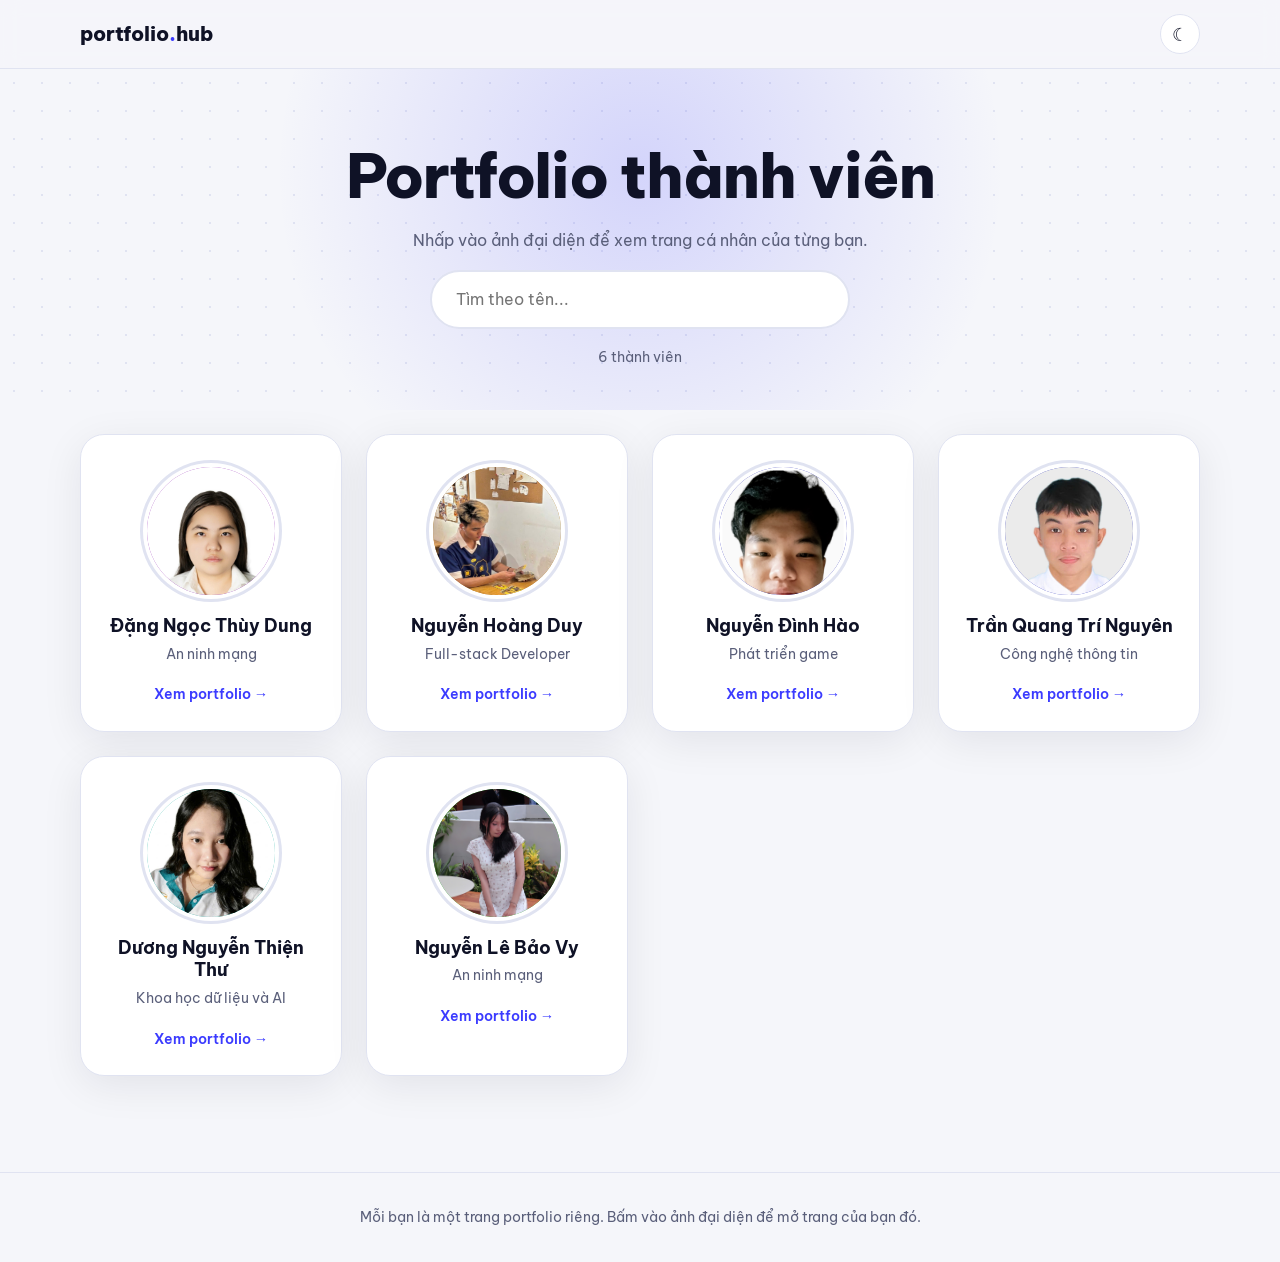
<file: Group2/class-portfolio/index.html>
<!DOCTYPE html>
<html lang="vi">
<head>
  <meta charset="UTF-8">
  <meta name="viewport" content="width=device-width, initial-scale=1">
  <meta name="description" content="Trang tổng hợp portfolio cá nhân của các thành viên">
  <title>Portfolio thành viên</title>
  <link rel="preconnect" href="https://fonts.googleapis.com">
  <link rel="preconnect" href="https://fonts.gstatic.com" crossorigin>
  <link href="https://fonts.googleapis.com/css2?family=Be+Vietnam+Pro:wght@400;500;600;800&display=swap" rel="stylesheet">
  <link rel="stylesheet" href="css/style.css">
</head>
<body>
  <header class="topbar">
    <div class="container topbar__inner">
      <a class="topbar__logo" href="#top">portfolio<span class="topbar__dot">.</span>hub</a>
      <button class="topbar__theme" id="themeBtn" type="button" aria-label="Đổi giao diện sáng/tối">☾</button>
    </div>
  </header>

  <main id="top">
    <section class="hero">
      <div class="container hero__inner">
        <p class="hero__badge" id="siteBadge" hidden></p>
        <h1 class="hero__title" id="siteTitle">Portfolio thành viên</h1>
        <p class="hero__subtitle" id="siteSubtitle"></p>
        <div class="search">
          <label class="search__label" for="searchInput">Tìm thành viên</label>
          <input class="search__input" id="searchInput" type="search" placeholder="Tìm theo tên..." autocomplete="off">
        </div>
        <p class="hero__count" id="memberCount" aria-live="polite"></p>
      </div>
    </section>

    <section class="gallery" aria-label="Danh sách thành viên">
      <div class="container">
        <ul class="gallery__grid" id="memberGrid"></ul>
        <p class="gallery__empty" id="emptyState" hidden>Không tìm thấy thành viên nào phù hợp.</p>
      </div>
    </section>
  </main>

  <footer class="footer">
    <div class="container">
      <p>Mỗi bạn là một trang portfolio riêng. Bấm vào ảnh đại diện để mở trang của bạn đó.</p>
    </div>
  </footer>

  <script src="js/members.js"></script>
  <script src="js/main.js"></script>
</body>
</html>
</file>
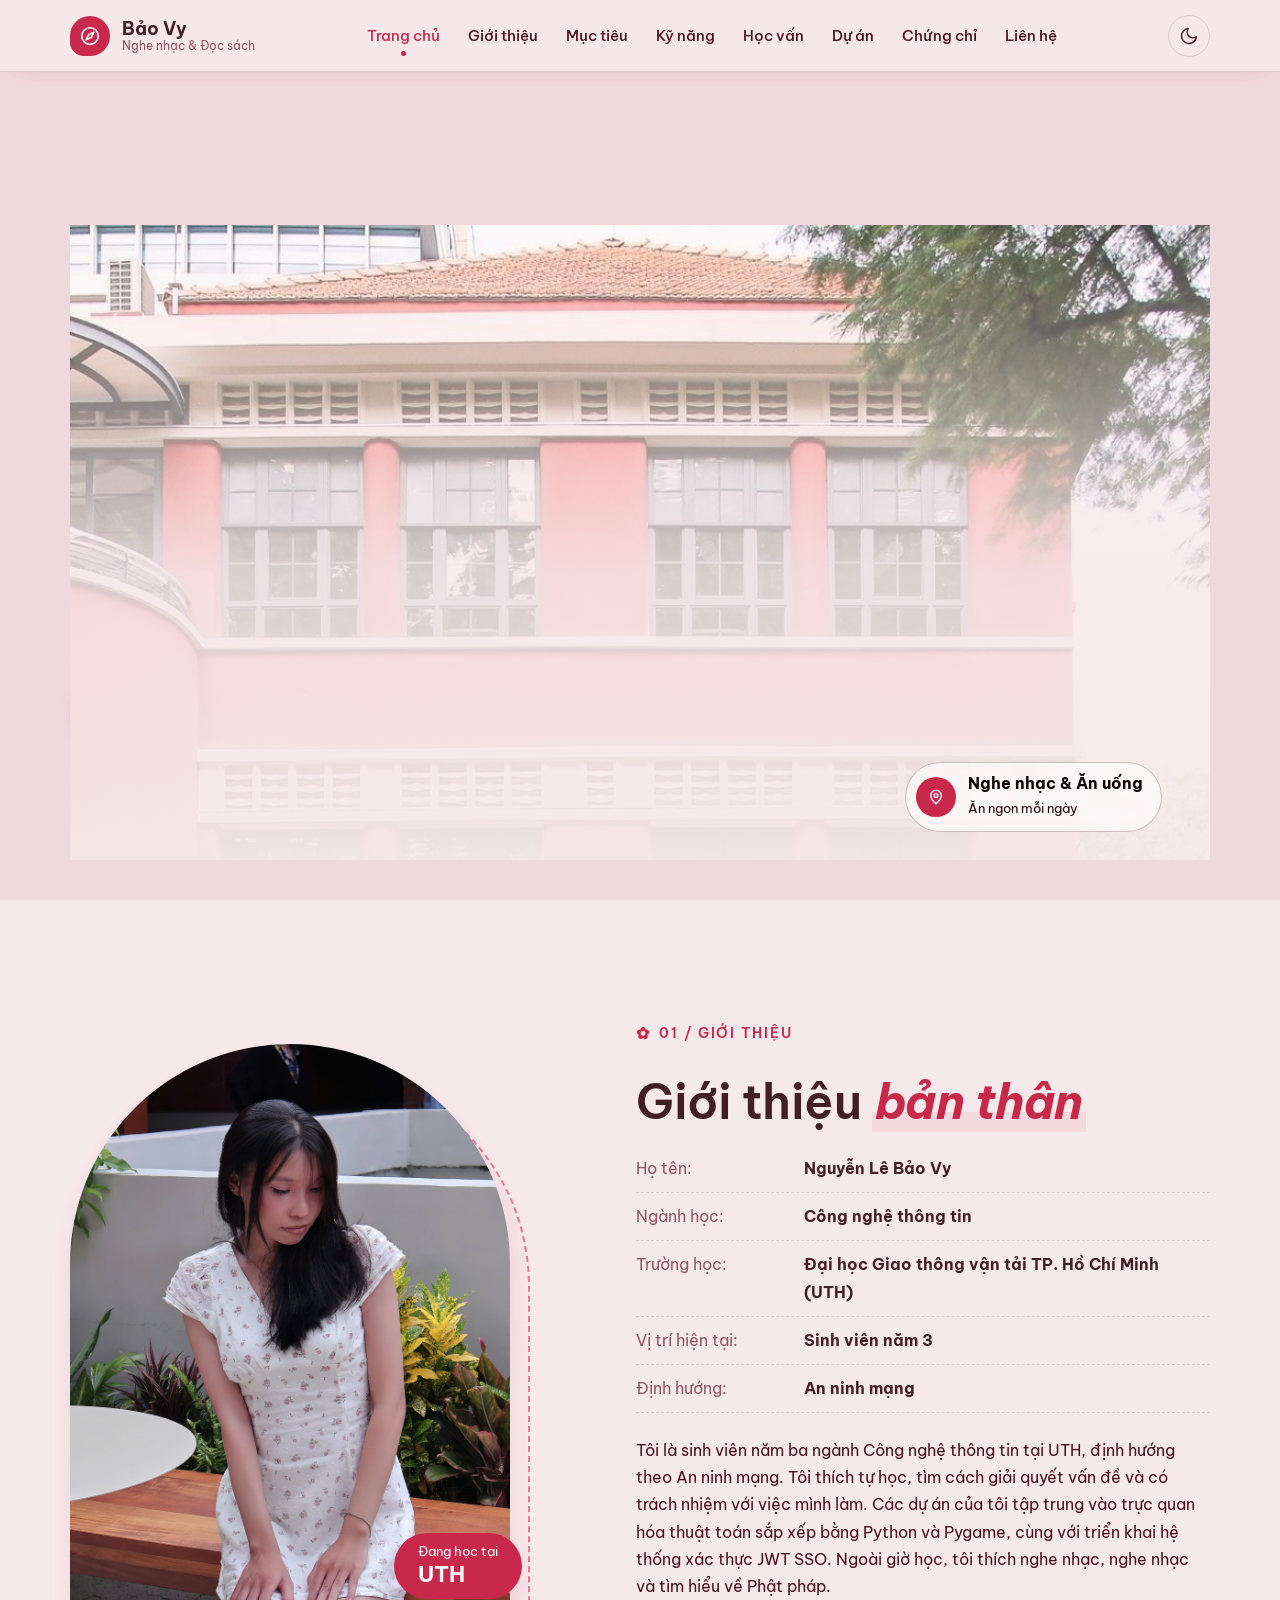
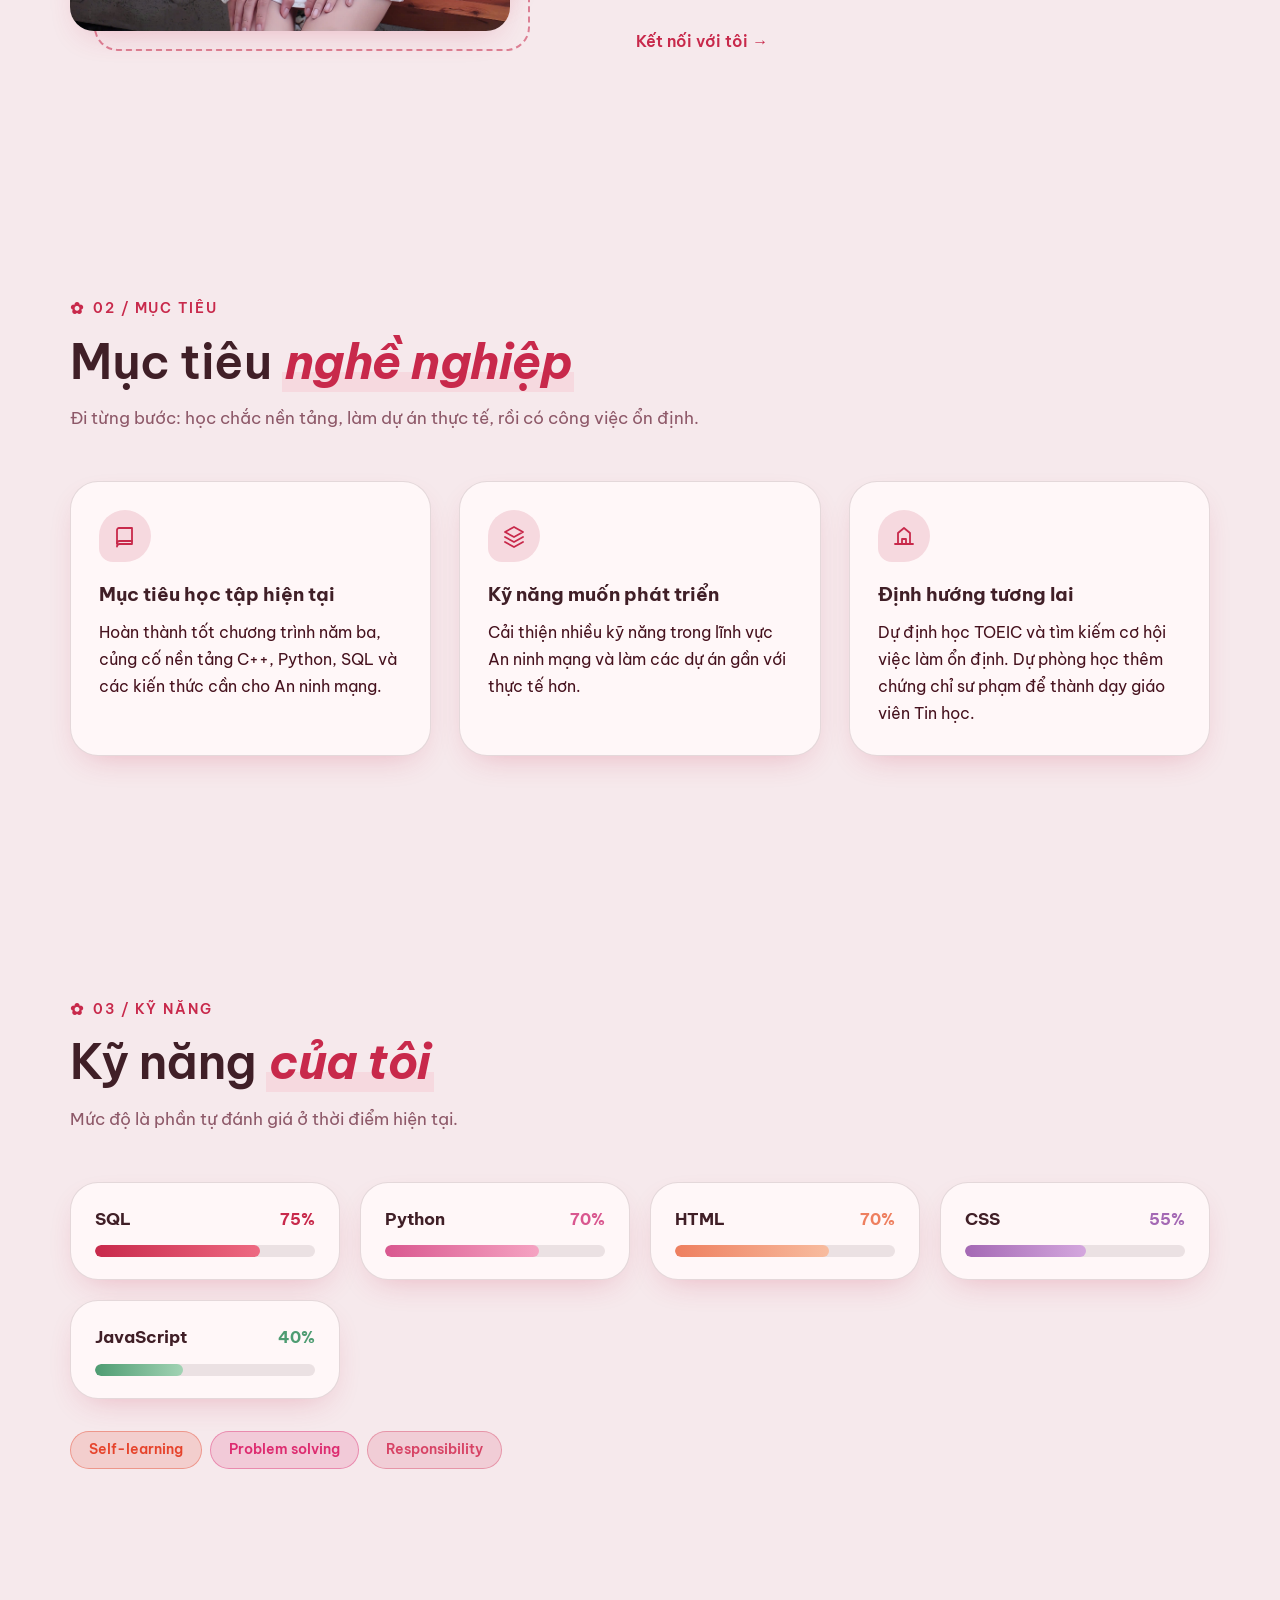
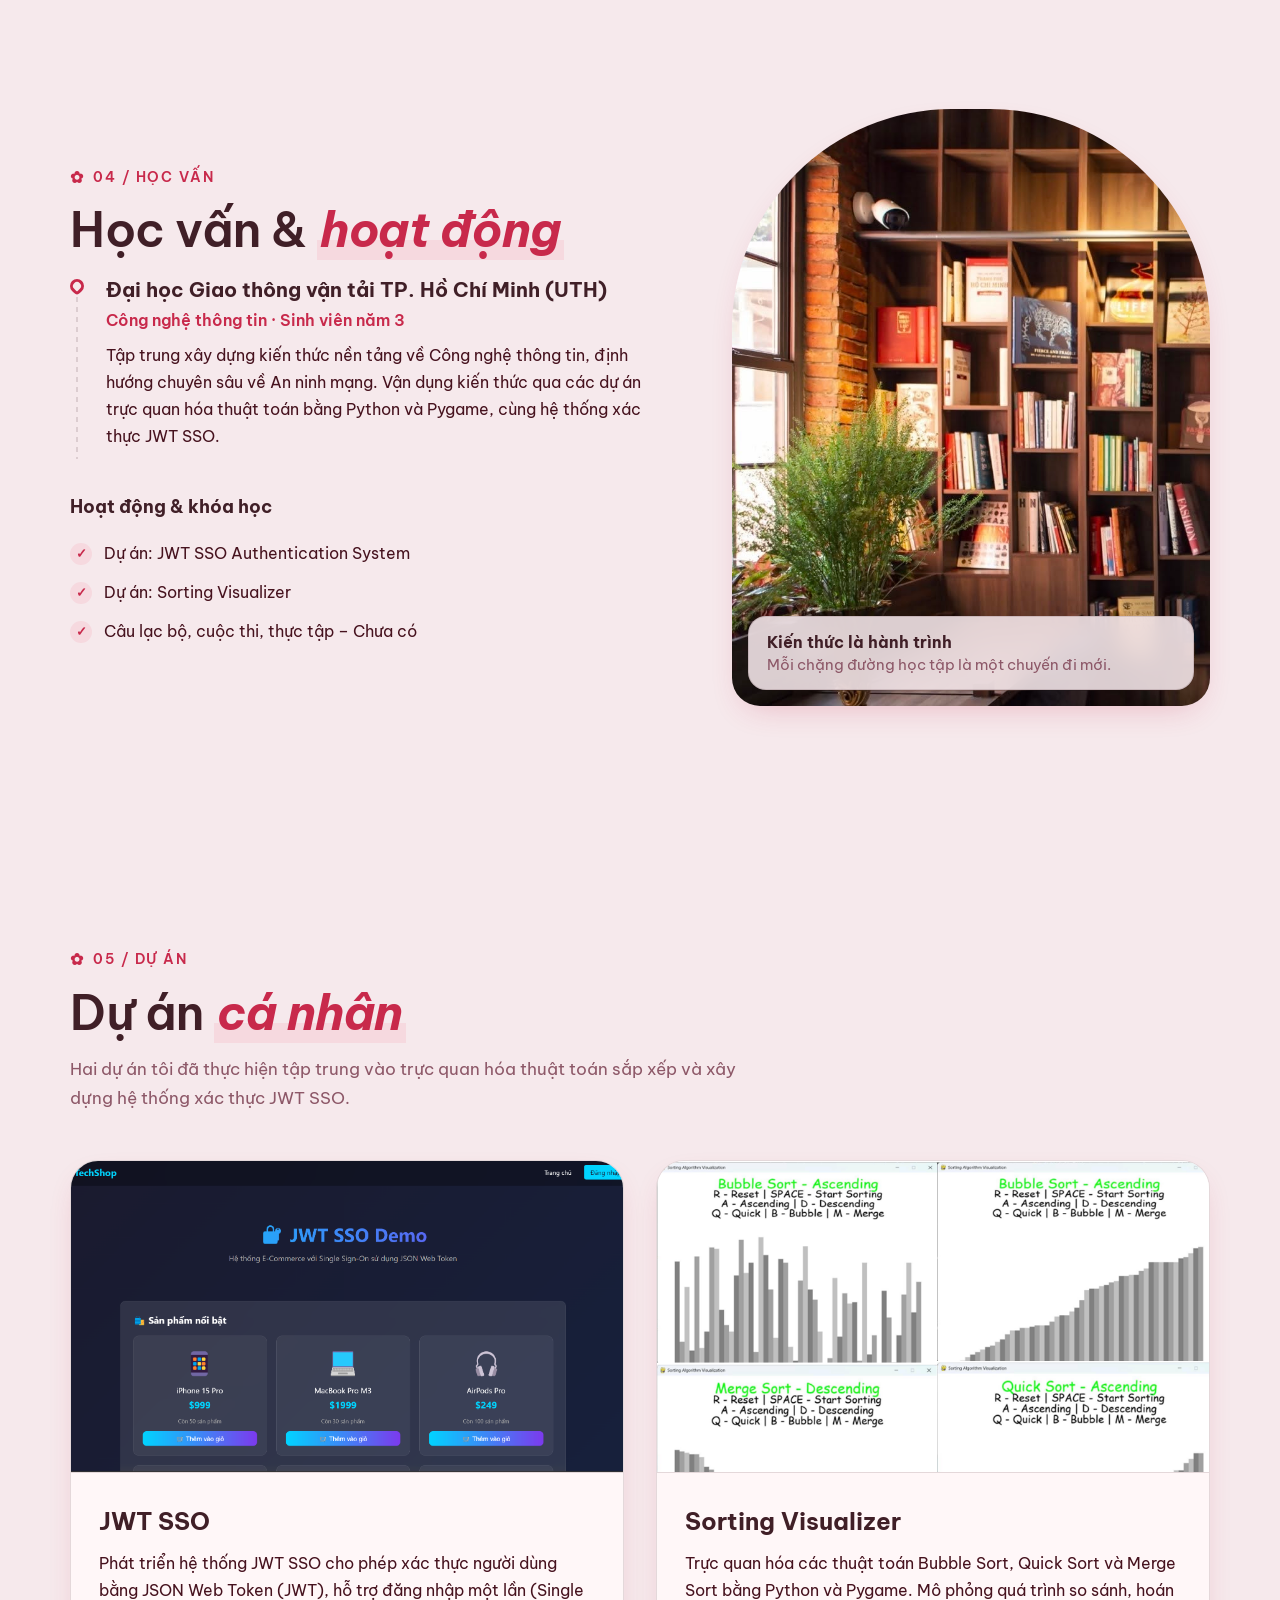
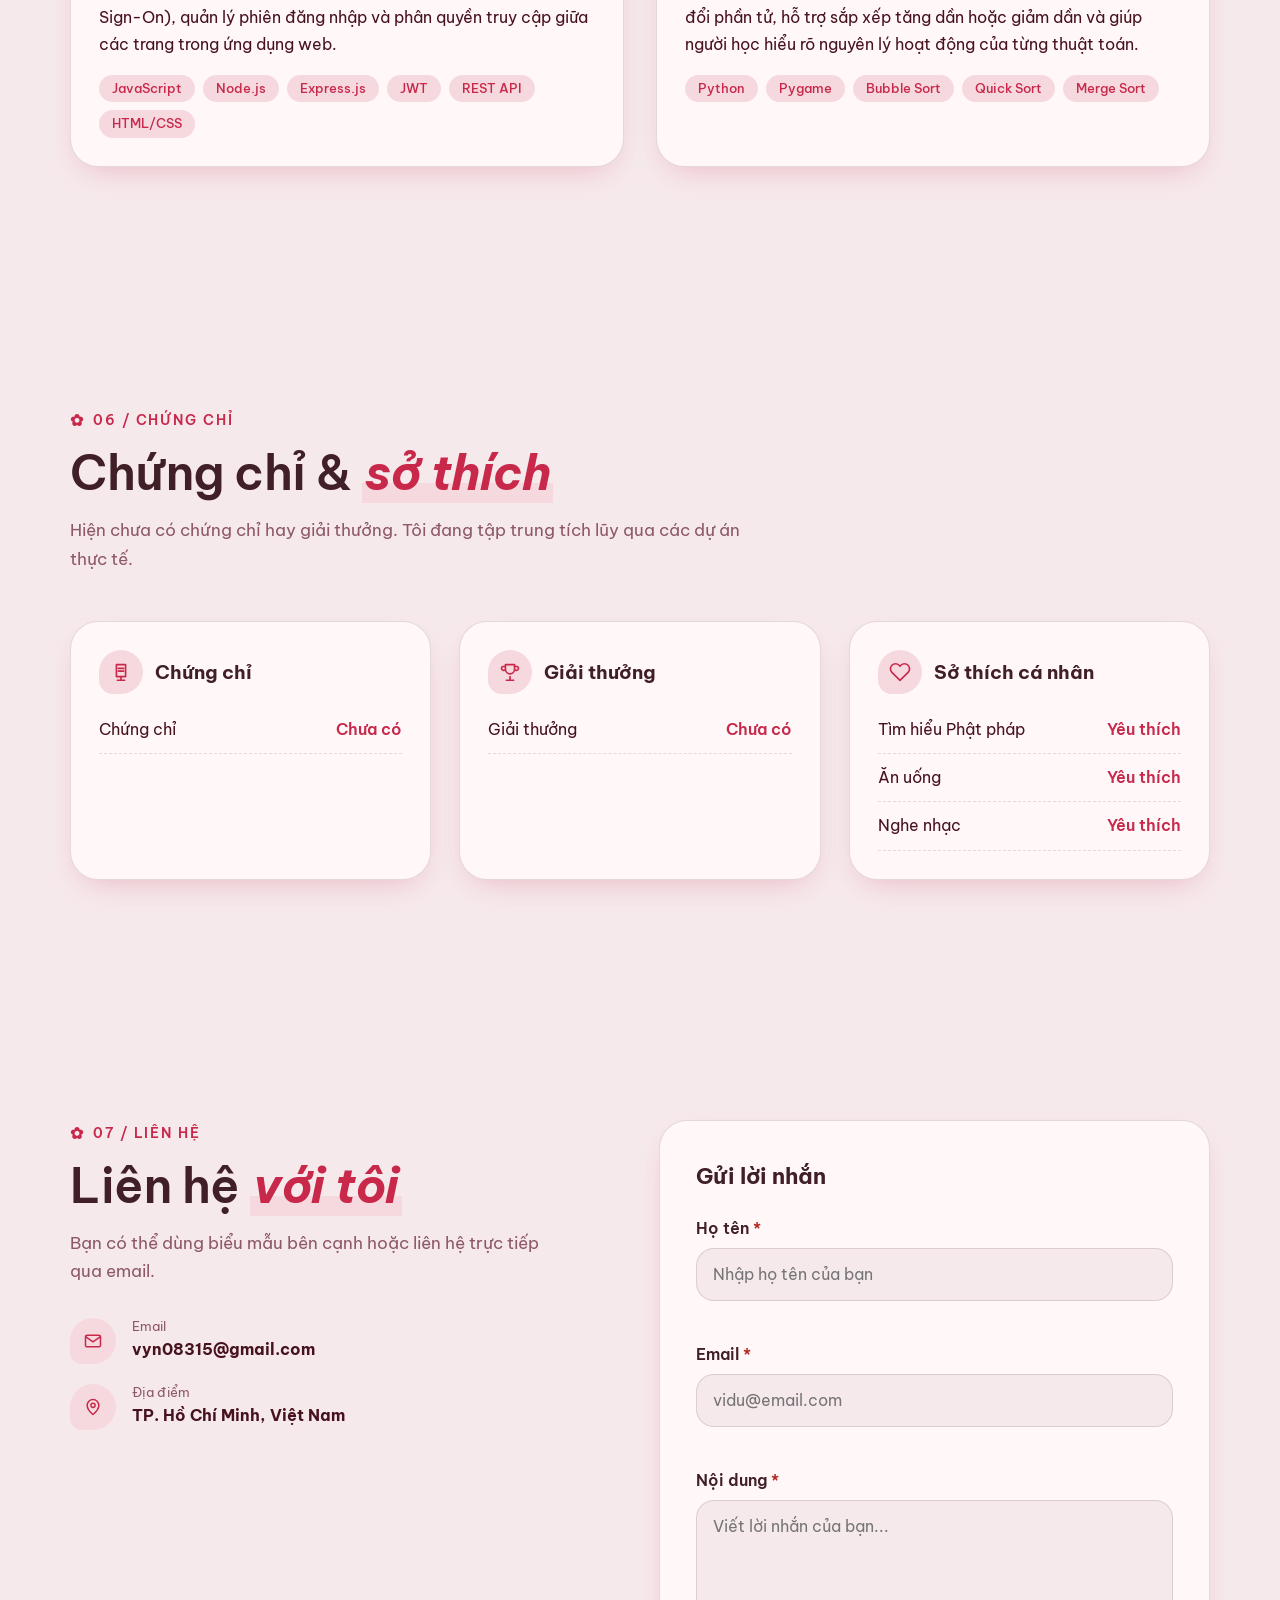
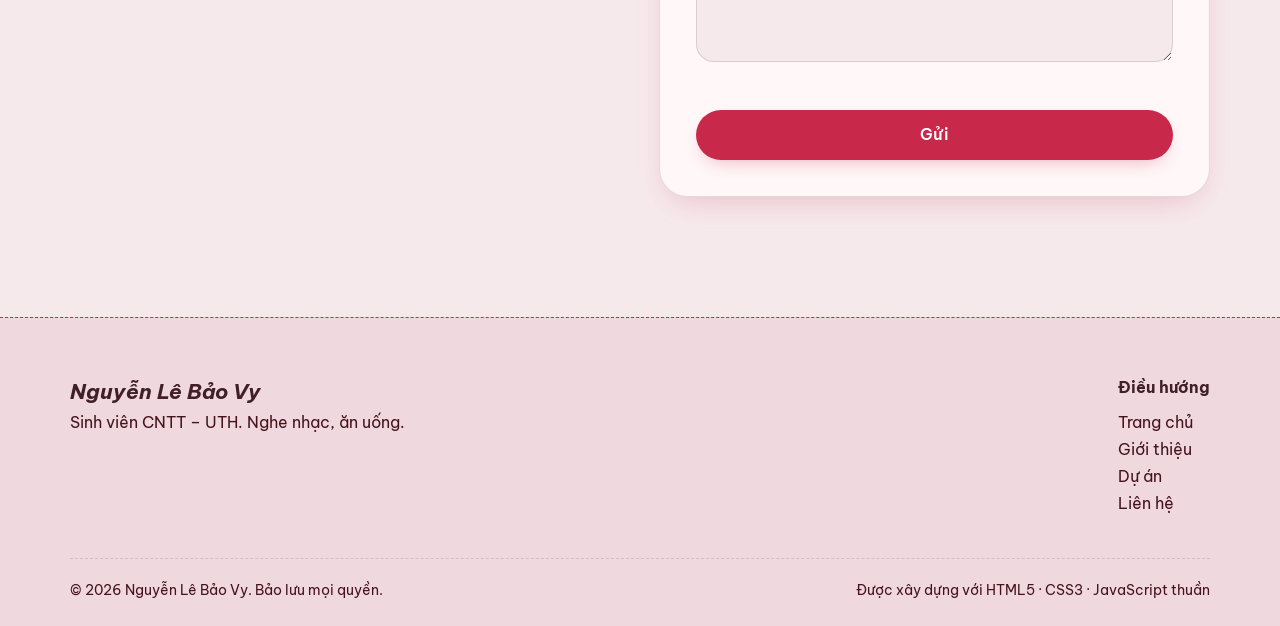
<file: Group2/class-portfolio/members/BaoVy/index.html>
<!DOCTYPE html>
<html lang="vi" data-theme="light">
<head>
  <meta charset="UTF-8">
  <meta name="viewport" content="width=device-width, initial-scale=1.0">
  <meta name="description" content="Portfolio của Nguyễn Lê Bảo Vy - sinh viên năm 3 Công nghệ thông tin (UTH), định hướng An ninh mạng.">
  <meta name="author" content="Nguyễn Lê Bảo Vy">

  <title>Nguyễn Lê Bảo Vy | Portfolio An ninh mạng</title>

  <!-- Font chữ hỗ trợ đầy đủ dấu tiếng Việt -->
  <link rel="preconnect" href="https://fonts.googleapis.com">
  <link rel="preconnect" href="https://fonts.gstatic.com" crossorigin>
  <link href="https://fonts.googleapis.com/css2?family=Be+Vietnam+Pro:wght@300;400;500;600;700;800&display=swap" rel="stylesheet">

  <!-- Favicon -->
  <link rel="icon" type="image/svg+xml" href="image/logo.svg">

  <!-- Toàn bộ CSS nằm ở file riêng -->
  <link rel="stylesheet" href="css/style.css">

  <!-- Toàn bộ JS nằm ở file riêng, defer để không chặn dựng trang -->
  <script src="js/script.js" defer></script>
</head>

<body>
  <!-- Bỏ qua menu, đến thẳng nội dung chính -->
  <a class="skip-link" href="#about">Bỏ qua, đến nội dung chính</a>

  <!-- ============================================================
       1. HEADER / NAVBAR
       ============================================================ -->
  <header class="site-header" id="site-header">
    <div class="container header-inner">

      <!-- Thương hiệu: bấm để quay về đầu trang -->
      <a href="#home" class="brand">
        <span class="brand-mark" aria-hidden="true">
          <svg viewBox="0 0 24 24" width="22" height="22" fill="none" stroke="currentColor" stroke-width="1.8" stroke-linecap="round" stroke-linejoin="round">
            <circle cx="12" cy="12" r="9"></circle>
            <path d="M16.2 7.8 10.5 10.5 7.8 16.2 13.5 13.5z"></path>
          </svg>
        </span>
        <span class="brand-text">
          <strong>Bảo Vy</strong>
          <small> Nghe nhạc &amp; Đọc sách</small>
        </span>
      </a>

      <!-- Menu điều hướng chính -->
      <nav class="navbar" id="navbar" aria-label="Điều hướng chính">
        <ul class="nav-links">
          <li><a class="nav-link is-active" href="#home">Trang chủ</a></li>
          <li><a class="nav-link" href="#about">Giới thiệu</a></li>
          <li><a class="nav-link" href="#goals">Mục tiêu</a></li>
          <li><a class="nav-link" href="#skills">Kỹ năng</a></li>
          <li><a class="nav-link" href="#education">Học vấn</a></li>
          <li><a class="nav-link" href="#projects">Dự án</a></li>
          <li><a class="nav-link" href="#certificates">Chứng chỉ</a></li>
          <li><a class="nav-link" href="#contact">Liên hệ</a></li>
        </ul>
      </nav>

      <!-- Công cụ: đổi sáng/tối + mở menu trên điện thoại -->
      <div class="header-tools">
        <button class="theme-toggle" id="theme-toggle" type="button"
                aria-label="Chuyển đổi giao diện sáng và tối" aria-pressed="false">
          <svg class="icon-sun" viewBox="0 0 24 24" width="20" height="20" fill="none" stroke="currentColor" stroke-width="1.8" stroke-linecap="round" aria-hidden="true">
            <circle cx="12" cy="12" r="4"></circle>
            <path d="M12 2v2M12 20v2M4.9 4.9l1.4 1.4M17.7 17.7l1.4 1.4M2 12h2M20 12h2M4.9 19.1l1.4-1.4M17.7 6.3l1.4-1.4"></path>
          </svg>
          <svg class="icon-moon" viewBox="0 0 24 24" width="20" height="20" fill="none" stroke="currentColor" stroke-width="1.8" stroke-linecap="round" stroke-linejoin="round" aria-hidden="true">
            <path d="M21 12.8A9 9 0 1 1 11.2 3a7 7 0 0 0 9.8 9.8z"></path>
          </svg>
        </button>

        <button class="menu-toggle" id="menu-toggle" type="button"
                aria-label="Mở menu điều hướng" aria-expanded="false" aria-controls="navbar">
          <span></span><span></span><span></span>
        </button>
      </div>
    </div>
  </header>

  <main>
    <!-- ============================================================
         2. BANNER / HERO
         ============================================================ -->
    <section class="hero" id="home">
      <div class="container hero-inner">

        <div class="hero-text">
          <p class="eyebrow">
            <span class="dot" aria-hidden="true"></span> Xin chào, rất vui được gặp bạn
          </p>

          <h1 class="hero-title">
            Nguyễn Lê Bảo <span class="highlight">Vy</span>
          </h1>

          <p class="hero-role">Định hướng nghề nghiệp: An ninh mạng</p>

          <p class="hero-desc">
            Tôi là sinh viên năm 3 ngành Công nghệ thông tin, yêu thích âm nhạc và dâu tây.
            Tôi dùng dữ liệu và lập trình để biến những ý tưởng thành sản phẩm thực tế.
          </p>

          <!-- Hai nút chính -->
          <div class="hero-actions">
            <a href="#projects" class="btn btn-primary">View My Projects</a>
            <a href="#contact" class="btn btn-outline">Liên hệ với tôi</a>
          </div>

          <ul class="hero-stats">
            <li><strong>02</strong><span>Dự án</span></li>
            <li><strong>05</strong><span>Kỹ năng</span></li>
            <li><strong>03</strong><span>Năm học</span></li>
          </ul>
        </div>

        <!-- Ảnh phong cảnh du lịch nằm ngang -->
        <figure class="hero-media">
          <img src="image/banner.jpg" alt="Ảnh phong cảnh du lịch nằm ngang" width="1920" height="1280">
          <figcaption class="hero-badge">
            <span class="badge-icon" aria-hidden="true">
              <svg viewBox="0 0 24 24" width="18" height="18" fill="none" stroke="currentColor" stroke-width="1.8" stroke-linecap="round" stroke-linejoin="round">
                <path d="M12 21s7-5.5 7-11a7 7 0 1 0-14 0c0 5.5 7 11 7 11z"></path>
                <circle cx="12" cy="10" r="2.5"></circle>
              </svg>
            </span>
            <span>
              <strong>Nghe nhạc &amp; Ăn uống</strong>
              <small>Ăn ngon mỗi ngày</small>
            </span>
          </figcaption>
        </figure>
      </div>
    </section>

    <!-- ============================================================
         3. ABOUT ME
         ============================================================ -->
    <section class="section about" id="about">
      <div class="container about-grid">

        <div class="about-media">
          <img src="image/avt1.jpg" alt="Ảnh đại diện cá nhân" width="600" height="900">
          <div class="about-chip">
            <span>Đang học tại</span>
            <strong>UTH</strong>
          </div>
        </div>

        <div class="about-text">
          <p class="section-kicker">01 / Giới thiệu</p>
          <h2 class="section-title">Giới thiệu <span class="highlight">bản thân</span></h2>

          <ul class="info-list">
            <li><span>Họ tên:</span> <strong>Nguyễn Lê Bảo Vy</strong></li>
            <li><span>Ngành học:</span> <strong>Công nghệ thông tin</strong></li>
            <li><span>Trường học:</span> <strong>Đại học Giao thông vận tải TP. Hồ Chí Minh (UTH)</strong></li>
            <li><span>Vị trí hiện tại:</span> <strong>Sinh viên năm 3</strong></li>
            <li><span>Định hướng:</span> <strong>An ninh mạng</strong></li>
          </ul>

          <p>
            Tôi là sinh viên năm ba ngành Công nghệ thông tin tại UTH, định hướng theo
            An ninh mạng. Tôi thích tự học, tìm cách giải quyết vấn đề
            và có trách nhiệm với việc mình làm. Các dự án của tôi tập trung vào trực quan hóa thuật toán sắp xếp bằng Python và Pygame,
            cùng với triển khai hệ thống xác thực JWT SSO.
            Ngoài giờ học, tôi thích nghe nhạc, nghe nhạc và tìm hiểu về Phật pháp.
          </p>

          <a href="#contact" class="link-arrow">Kết nối với tôi &rarr;</a>
        </div>
      </div>
    </section>

    <!-- ============================================================
         4. CAREER GOALS
         ============================================================ -->
    <section class="section goals" id="goals">
      <div class="container">
        <header class="section-head">
          <p class="section-kicker">02 / Mục tiêu</p>
          <h2 class="section-title">Mục tiêu <span class="highlight">nghề nghiệp</span></h2>
          <p class="section-sub">
            Đi từng bước: học chắc nền tảng, làm dự án thực tế, rồi có công việc ổn định.
          </p>
        </header>

        <div class="goals-grid">
          <article class="card goal-card">
            <span class="card-icon" aria-hidden="true">
              <svg viewBox="0 0 24 24" width="24" height="24" fill="none" stroke="currentColor" stroke-width="1.8" stroke-linecap="round" stroke-linejoin="round">
                <path d="M4 19.5V6a2 2 0 0 1 2-2h13v16H6.5A2.5 2.5 0 0 0 4 22.5"></path>
                <path d="M4 19.5A2.5 2.5 0 0 1 6.5 17H19"></path>
              </svg>
            </span>
            <h3>Mục tiêu học tập hiện tại</h3>
            <p>
              Hoàn thành tốt chương trình năm ba, củng cố nền tảng C++, Python, SQL và
              các kiến thức cần cho An ninh mạng.
            </p>
          </article>

          <article class="card goal-card">
            <span class="card-icon" aria-hidden="true">
              <svg viewBox="0 0 24 24" width="24" height="24" fill="none" stroke="currentColor" stroke-width="1.8" stroke-linecap="round" stroke-linejoin="round">
                <path d="M12 3 3 8l9 5 9-5-9-5z"></path>
                <path d="M3 13l9 5 9-5"></path>
                <path d="M3 18l9 5 9-5"></path>
              </svg>
            </span>
            <h3>Kỹ năng muốn phát triển</h3>
            <p>
              Cải thiện nhiều kỹ năng trong lĩnh vực An ninh mạng và làm các dự án gần với
              thực tế hơn.
            </p>
          </article>

          <article class="card goal-card">
            <span class="card-icon" aria-hidden="true">
              <svg viewBox="0 0 24 24" width="24" height="24" fill="none" stroke="currentColor" stroke-width="1.8" stroke-linecap="round" stroke-linejoin="round">
                <path d="M3 20h18"></path>
                <path d="M6 20V9l6-5 6 5v11"></path>
                <path d="M10 20v-5h4v5"></path>
              </svg>
            </span>
            <h3>Định hướng tương lai</h3>
            <p>
              Dự định học TOEIC và tìm kiếm cơ hội việc làm ổn định.
              Dự phòng học thêm chứng chỉ sư phạm để thành dạy giáo viên Tin học.
            </p>
          </article>
        </div>
      </div>
    </section>

    <!-- ============================================================
         5. SKILLS
         ============================================================ -->
    <section class="section skills" id="skills">
      <div class="container">
        <header class="section-head">
          <p class="section-kicker">03 / Kỹ năng</p>
          <h2 class="section-title">Kỹ năng <span class="highlight">của tôi</span></h2>
          <p class="section-sub">
            Mức độ là phần tự đánh giá ở thời điểm hiện tại.
          </p>
        </header>

        <div class="skills-grid">
          <article class="card skill-card">
            <div class="skill-head">
              <h3>SQL</h3><span>75%</span>
            </div>
            <div class="bar"><span style="width: 75%"></span></div>
          </article>
          <article class="card skill-card">
            <div class="skill-head">
              <h3>Python</h3><span>70%</span>
            </div>
            <div class="bar"><span style="width: 70%"></span></div>
          </article>
          <article class="card skill-card">
            <div class="skill-head">
              <h3>HTML</h3><span>70%</span>
            </div>
            <div class="bar"><span style="width: 70%"></span></div>
          </article>
          <article class="card skill-card">
            <div class="skill-head">
              <h3>CSS</h3><span>55%</span>
            </div>
            <div class="bar"><span style="width: 55%"></span></div>
          </article>
          <article class="card skill-card">
            <div class="skill-head">
              <h3>JavaScript</h3><span>40%</span>
            </div>
            <div class="bar"><span style="width: 40%"></span></div>
          </article>
        </div>

        <ul class="tag-list" aria-label="Kỹ năng mềm">
          <li>Self-learning</li>
          <li>Problem solving</li>
          <li>Responsibility</li>
        </ul>
      </div>
    </section>

    <!-- ============================================================
         6. EDUCATION & ACTIVITIES
         ============================================================ -->
    <section class="section education" id="education">
      <div class="container education-grid">

        <div class="education-text">
          <p class="section-kicker">04 / Học vấn</p>
          <h2 class="section-title">Học vấn &amp; <span class="highlight">hoạt động</span></h2>

          <!-- Timeline học vấn -->
          <ol class="timeline">
            <li class="timeline-item">
              <span class="timeline-dot" aria-hidden="true"></span>
              <div class="timeline-body">
                <h3>Đại học Giao thông vận tải TP. Hồ Chí Minh (UTH)</h3>
                <p class="timeline-meta">Công nghệ thông tin &middot; Sinh viên năm 3</p>
                <p>
                    Tập trung xây dựng kiến thức nền tảng về Công nghệ thông tin, định hướng chuyên sâu về An ninh mạng. 
                    Vận dụng kiến thức qua các dự án trực quan hóa thuật toán bằng Python và Pygame, cùng hệ thống xác thực JWT SSO.
              </p>
              </div>
            </li>
          </ol>

          <!-- Hoạt động / khóa học -->
          <h3 class="sub-title">Hoạt động &amp; khóa học</h3>
          <ul class="activity-list">
            <li><span class="tick" aria-hidden="true">&check;</span> Dự án: JWT SSO Authentication System</li>
            <li><span class="tick" aria-hidden="true">&check;</span> Dự án: Sorting Visualizer</li>
            <li><span class="tick" aria-hidden="true">&check;</span> Câu lạc bộ, cuộc thi, thực tập &ndash; Chưa có</li>
          </ul>
        </div>

        <div class="education-media">
          <img src="image/edu-library.jpg" alt="Ảnh minh họa cho phần học vấn và hoạt động" width="900" height="600">
          <div class="edu-note">
            <strong>Kiến thức là hành trình</strong>
            <span>Mỗi chặng đường học tập là một chuyến đi mới.</span>
          </div>
        </div>
      </div>
    </section>

    <!-- ============================================================
         7. PROJECTS
         ============================================================ -->
    <section class="section projects" id="projects">
      <div class="container">
        <header class="section-head">
          <p class="section-kicker">05 / Dự án</p>
          <h2 class="section-title">Dự án <span class="highlight">cá nhân</span></h2>
          <p class="section-sub">
            Hai dự án tôi đã thực hiện tập trung vào trực quan hóa thuật toán sắp xếp và xây dựng hệ thống xác thực JWT SSO.
          </p>
        </header>

        <div class="projects-grid">

          <article class="card project-card">
            <figure class="project-media">
              <img src="image/project-1.png" alt="Ảnh giao diện dự án JWT SSO" width="900" height="600">
            </figure>
            <div class="project-body">
              <h3>JWT SSO</h3>
              <p>
                Phát triển hệ thống JWT SSO cho phép xác thực người dùng bằng JSON Web Token (JWT), hỗ trợ đăng nhập một lần (Single Sign-On), quản lý phiên đăng nhập và phân quyền truy cập giữa các trang trong ứng dụng web.
              </p>
              <ul class="tag-list small" aria-label="Công nghệ sử dụng">
                <li>JavaScript</li>
                <li>Node.js</li>
                <li>Express.js</li>
                <li>JWT</li>
                <li>REST API</li>
                <li>HTML/CSS</li>
              </ul>
            </div>
          </article>

          <article class="card project-card">
            <figure class="project-media">
              <img src="image/project-2.jpg" alt="Ảnh tổng quan dự án Sorting Visualizer" width="900" height="600">
            </figure>
            <div class="project-body">
              <h3>Sorting Visualizer</h3>
              <p>
                Trực quan hóa các thuật toán Bubble Sort, Quick Sort và Merge Sort bằng Python và Pygame. Mô phỏng quá trình so sánh, hoán đổi phần tử, hỗ trợ sắp xếp tăng dần hoặc giảm dần và giúp người học hiểu rõ nguyên lý hoạt động của từng thuật toán.
              </p>
              <ul class="tag-list small" aria-label="Công nghệ sử dụng">
                <li>Python</li>
                <li>Pygame</li>
                <li>Bubble Sort</li>
                <li>Quick Sort</li>
                <li>Merge Sort</li>
              </ul>
            </div>
          </article>
        </div>
      </div>
    </section>

    <!-- ============================================================
         8. CERTIFICATES & INTERESTS
         ============================================================ -->
    <section class="section certificates" id="certificates">
      <div class="container">
        <header class="section-head">
          <p class="section-kicker">06 / Chứng chỉ</p>
          <h2 class="section-title">Chứng chỉ &amp; <span class="highlight">sở thích</span></h2>
          <p class="section-sub">
            Hiện chưa có chứng chỉ hay giải thưởng. Tôi đang tập trung tích lũy qua các dự án thực tế.
          </p>
        </header>

        <div class="cert-grid">
<article class="card cert-card">
    <h3>
        <span class="card-icon" aria-hidden="true">
            <svg viewBox="0 0 24 24" width="22" height="22"
                 fill="none" stroke="currentColor" stroke-width="1.8"
                 stroke-linecap="round" stroke-linejoin="round">
                <path d="M8 21h8M12 17v4"></path>
                <path d="M7 4h10v13H7z"></path>
                <path d="M9 8h6M9 11h6"></path>
            </svg>
        </span>
        Chứng chỉ
    </h3>

    <ul class="plain-list">
        <li>
            <span>Chứng chỉ</span>
            <em>Chưa có</em>
          </li>
    </ul>
</article>

          <article class="card cert-card">
            <h3>
              <span class="card-icon" aria-hidden="true">
                <svg viewBox="0 0 24 24" width="22" height="22" fill="none" stroke="currentColor" stroke-width="1.8" stroke-linecap="round" stroke-linejoin="round">
                  <path d="M8 21h8M12 17v4"></path>
                  <path d="M7 4h10v5a5 5 0 0 1-10 0z"></path>
                  <path d="M7 6H4a2 2 0 0 0 2 4h1M17 6h3a2 2 0 0 1-2 4h-1"></path>
                </svg>
              </span>
              Giải thưởng
            </h3>
            <ul class="plain-list">
              <li><span>Giải thưởng</span><em>Chưa có</em></li>
            </ul>
          </article>

          <article class="card cert-card">
            <h3>
              <span class="card-icon" aria-hidden="true">
                <svg viewBox="0 0 24 24" width="22" height="22" fill="none" stroke="currentColor" stroke-width="1.8" stroke-linecap="round" stroke-linejoin="round">
                  <path d="M20.8 4.6a5.5 5.5 0 0 0-7.8 0L12 5.6l-1-1a5.5 5.5 0 0 0-7.8 7.8l8.8 8.8 8.8-8.8a5.5 5.5 0 0 0 0-7.8z"></path>
                </svg>
              </span>
              Sở thích cá nhân
            </h3>
            <ul class="plain-list">
              <li><span>Tìm hiểu Phật pháp</span><em>Yêu thích</em></li>
              <li><span>Ăn uống</span><em>Yêu thích</em></li>
              <li><span>Nghe nhạc</span><em>Yêu thích</em></li>
            </ul>
          </article>
        </div>
      </div>
    </section>

    <!-- ============================================================
         9. CONTACT
         ============================================================ -->
    <section class="section contact" id="contact">
      <div class="container contact-grid">

        <div class="contact-info">
          <p class="section-kicker">07 / Liên hệ</p>
          <h2 class="section-title">Liên hệ <span class="highlight">với tôi</span></h2>
          <p class="section-sub">
            Bạn có thể dùng biểu mẫu bên cạnh hoặc liên hệ trực tiếp qua email.
          </p>

          <ul class="contact-list">
            <li>
              <span class="contact-icon" aria-hidden="true">
                <svg viewBox="0 0 24 24" width="20" height="20" fill="none" stroke="currentColor" stroke-width="1.8" stroke-linecap="round" stroke-linejoin="round">
                  <rect x="3" y="5" width="18" height="14" rx="2"></rect>
                  <path d="m3.5 7 8.5 6 8.5-6"></path>
                </svg>
              </span>
              <span><small>Email</small><strong><a href="mailto:vyn08315@gmail.com">vyn08315@gmail.com</a></strong></span>
            </li>
            <li>
              <span class="contact-icon" aria-hidden="true">
                <svg viewBox="0 0 24 24" width="20" height="20" fill="none" stroke="currentColor" stroke-width="1.8" stroke-linecap="round" stroke-linejoin="round">
                  <path d="M12 21s7-5.5 7-11a7 7 0 1 0-14 0c0 5.5 7 11 7 11z"></path>
                  <circle cx="12" cy="10" r="2.5"></circle>
                </svg>
              </span>
              <span><small>Địa điểm</small><strong>TP. Hồ Chí Minh, Việt Nam</strong></span>
            </li>
          </ul>
        </div>

        <!-- Biểu mẫu liên hệ: kiểm tra dữ liệu bằng JavaScript -->
        <form class="card contact-form" id="contact-form" novalidate>
          <h3>Gửi lời nhắn</h3>

          <div class="form-group">
            <label for="name">Họ tên <span class="required">*</span></label>
            <input type="text" id="name" name="name" placeholder="Nhập họ tên của bạn" autocomplete="name">
            <small class="error" id="error-name"></small>
          </div>

          <div class="form-group">
            <label for="email">Email <span class="required">*</span></label>
            <input type="email" id="email" name="email" placeholder="vidu@email.com" autocomplete="email">
            <small class="error" id="error-email"></small>
          </div>

          <div class="form-group">
            <label for="message">Nội dung <span class="required">*</span></label>
            <textarea id="message" name="message" rows="5" placeholder="Viết lời nhắn của bạn..."></textarea>
            <small class="error" id="error-message"></small>
          </div>

          <button type="submit" class="btn btn-primary btn-block">Gửi</button>

          <!-- Thông báo kết quả kiểm tra, do JavaScript điền vào -->
          <p class="form-status" id="form-status" role="status" aria-live="polite"></p>
        </form>
      </div>
    </section>
  </main>

  <!-- ============================================================
       10. FOOTER
       ============================================================ -->
  <footer class="site-footer">
    <div class="container footer-inner">

      <div class="footer-brand">
        <strong>Nguyễn Lê Bảo Vy</strong>
        <p>
          Sinh viên CNTT &ndash; UTH. Nghe nhạc, ăn uống.
        </p>
      </div>

      <nav class="footer-nav" aria-label="Liên kết chân trang">
        <h4>Điều hướng</h4>
        <ul>
          <li><a href="#home">Trang chủ</a></li>
          <li><a href="#about">Giới thiệu</a></li>
          <li><a href="#projects">Dự án</a></li>
          <li><a href="#contact">Liên hệ</a></li>
        </ul>
      </nav>
    </div>

    <div class="container footer-bottom">
      <p>&copy; <span id="year">2026</span> Nguyễn Lê Bảo Vy. Bảo lưu mọi quyền.</p>
      <p>Được xây dựng với HTML5 &middot; CSS3 &middot; JavaScript thuần</p>
    </div>
  </footer>

  <!-- Nút quay lại đầu trang -->
  <button class="back-to-top" id="back-to-top" type="button" aria-label="Quay lại đầu trang">
    <svg viewBox="0 0 24 24" width="20" height="20" fill="none" stroke="currentColor" stroke-width="2" stroke-linecap="round" stroke-linejoin="round" aria-hidden="true">
      <path d="M12 19V5"></path>
      <path d="m5 12 7-7 7 7"></path>
    </svg>
  </button>
</body>
</html>
</file>
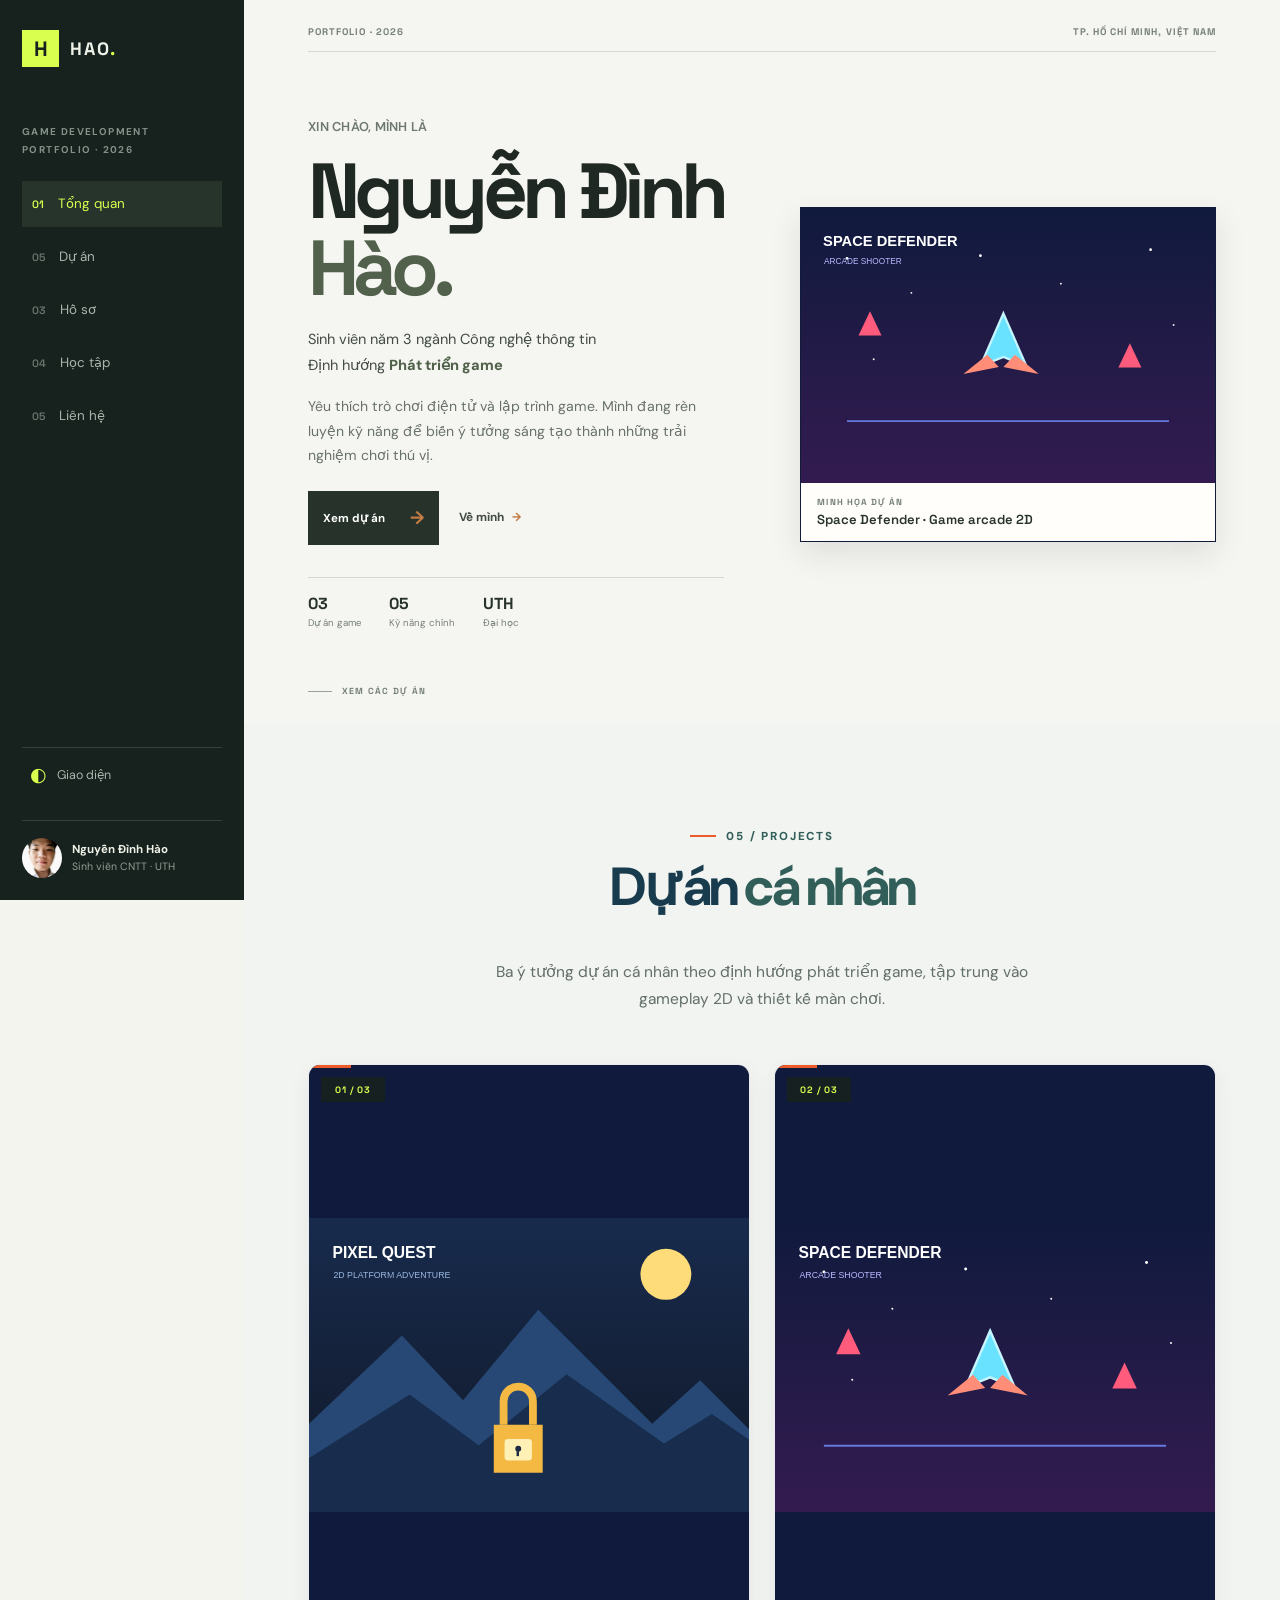
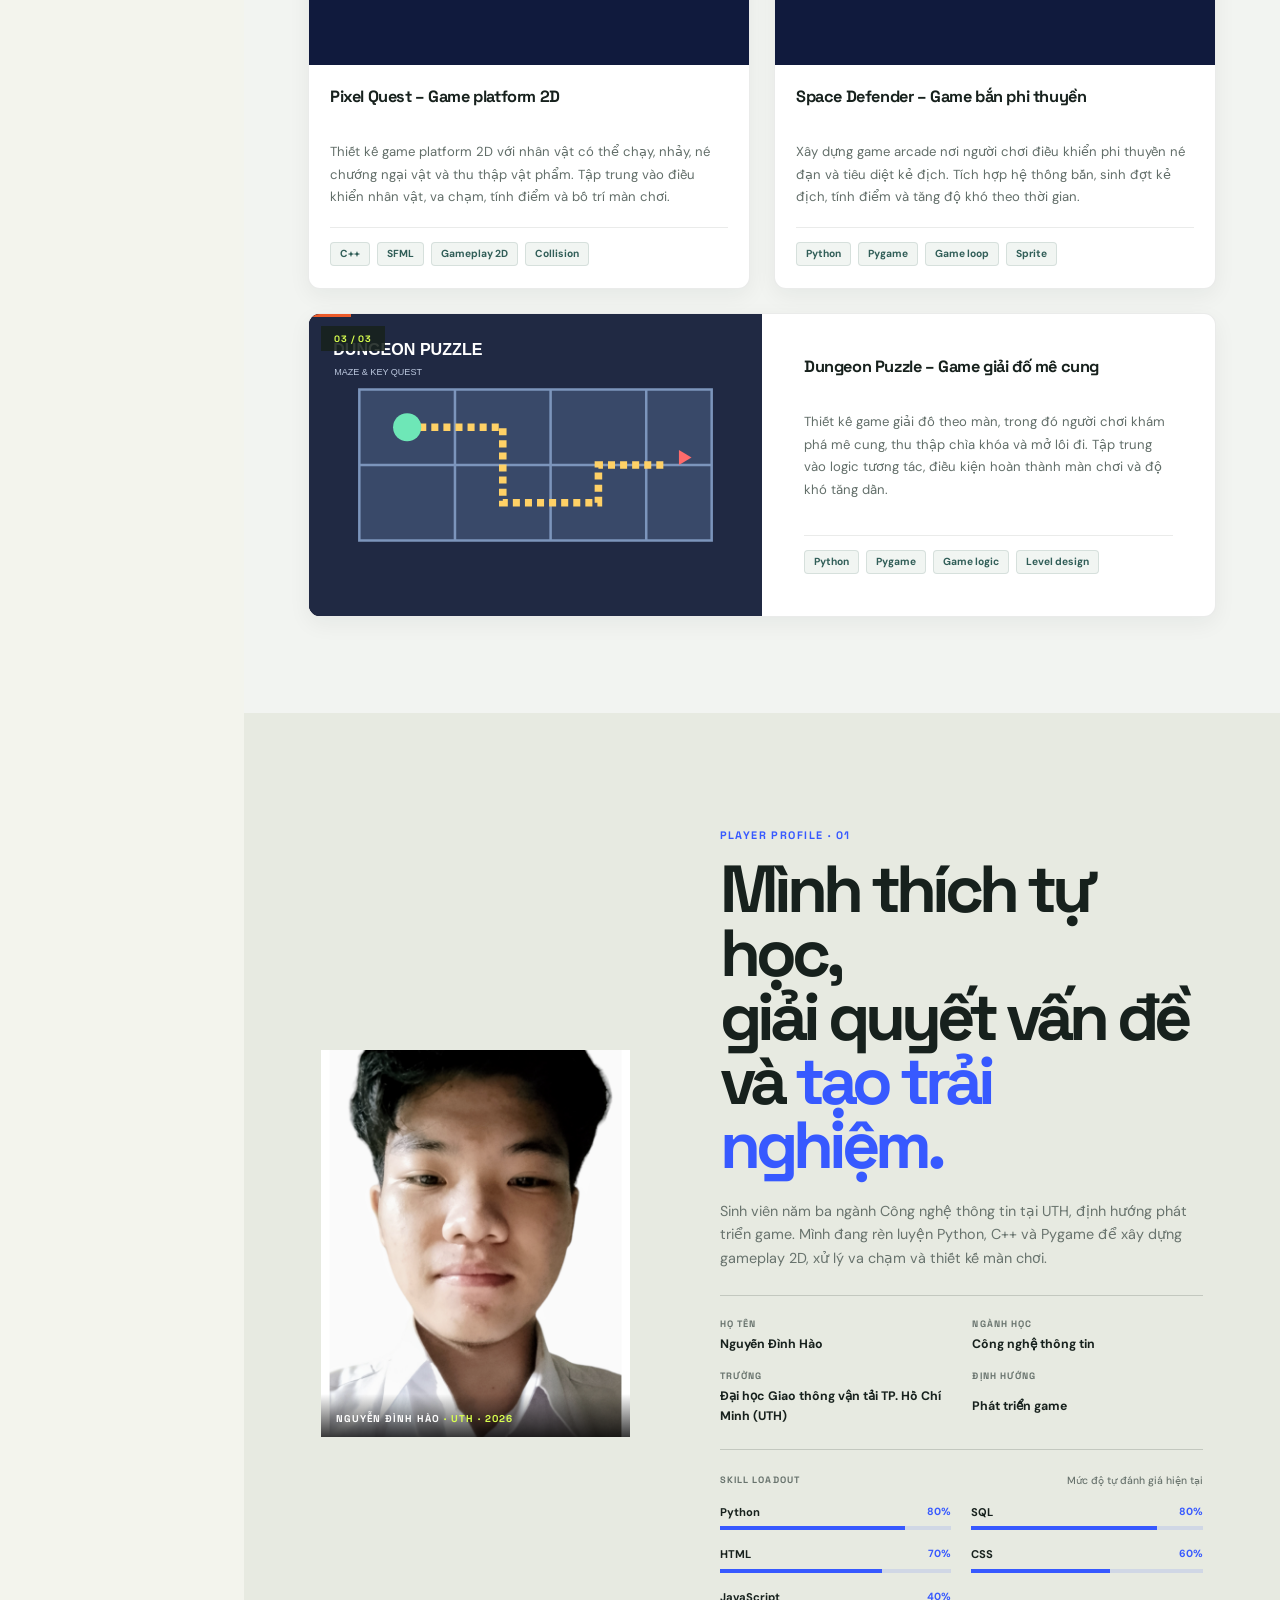
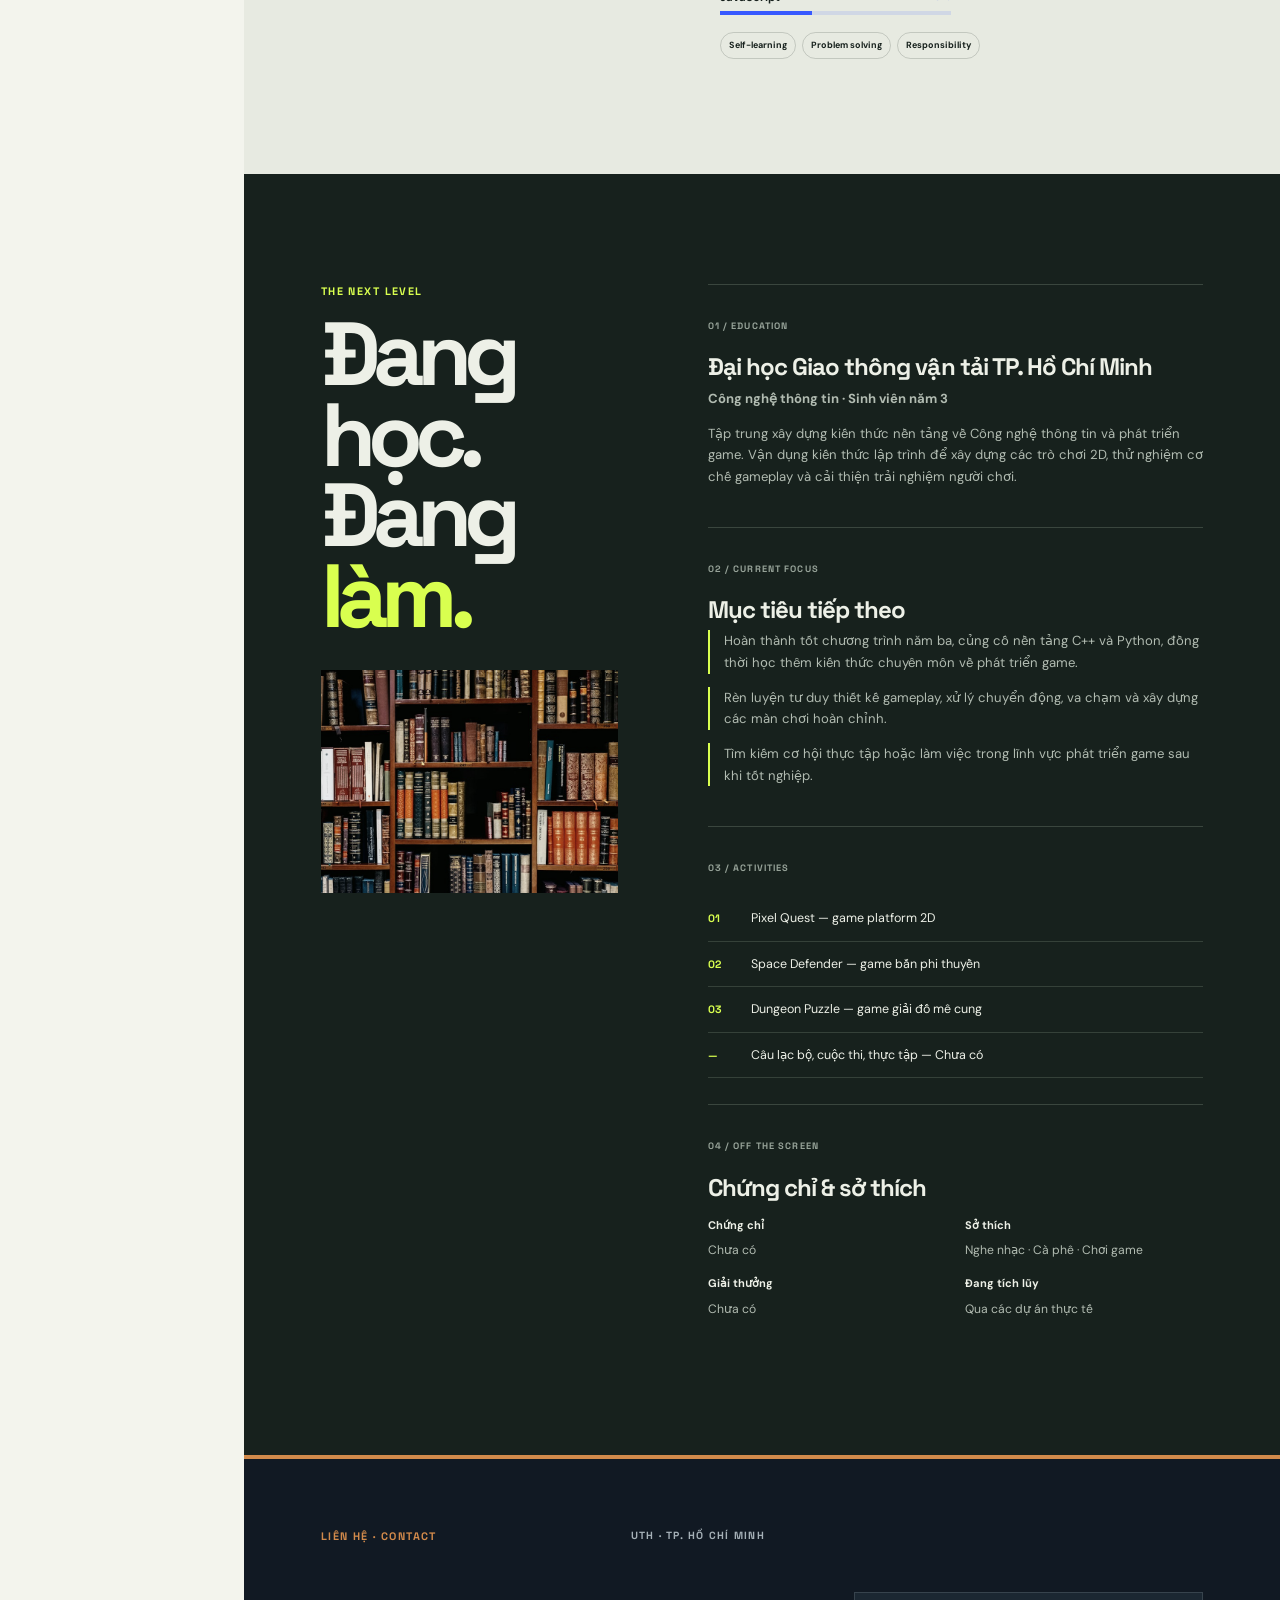
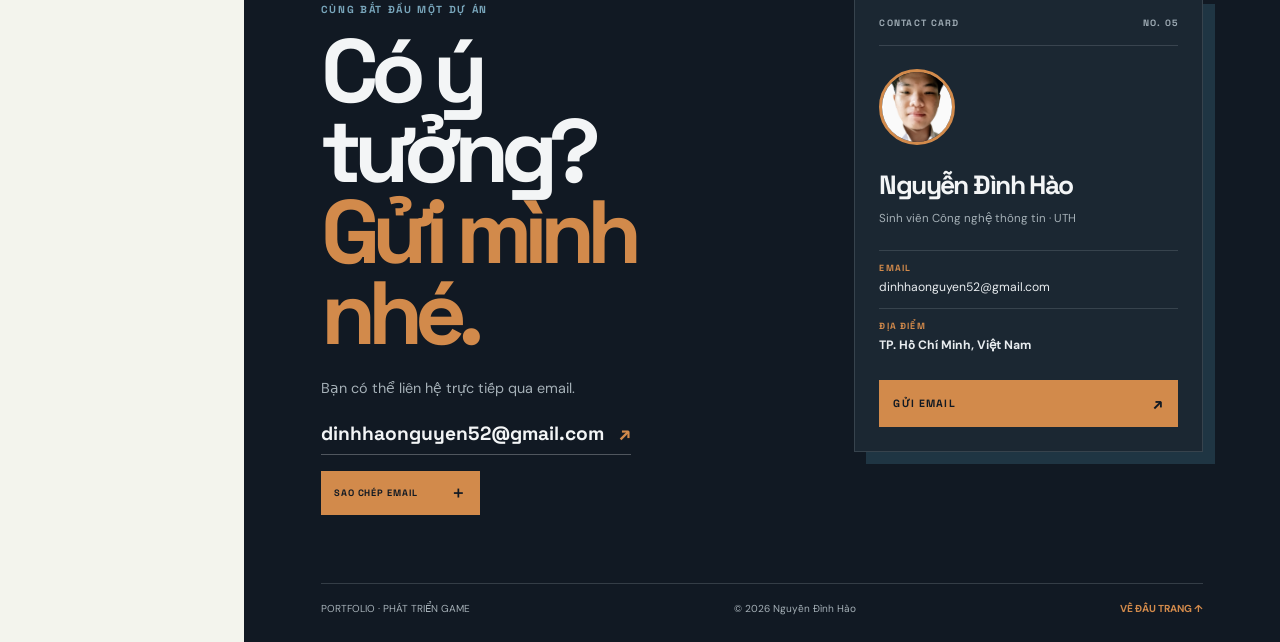
<file: Group2/class-portfolio/members/DinhHao/index.html>
<!doctype html>
<html lang="vi" data-theme="light">
<head>
  <meta charset="utf-8">
  <meta name="viewport" content="width=device-width,initial-scale=1">
  <meta name="description" content="Portfolio của Nguyễn Đình Hào, sinh viên Công nghệ thông tin tại UTH, định hướng phát triển game.">
  <meta name="author" content="Nguyễn Đình Hào">
  <title>Nguyễn Đình Hào — Game Development Portfolio</title>
  <link rel="preconnect" href="https://fonts.googleapis.com">
  <link rel="preconnect" href="https://fonts.gstatic.com" crossorigin>
  <link href="https://fonts.googleapis.com/css2?family=DM+Sans:wght@400;500;600;700;800&family=Space+Grotesk:wght@400;500;600;700&display=swap" rel="stylesheet">
  <link rel="icon" type="image/svg+xml" href="images/logo.svg">
  <link rel="stylesheet" href="style.css">
  <script src="script.js" defer></script>
</head>
<body>
  <a class="skip-link" href="#main">Bỏ qua điều hướng</a>
  <aside class="rail" id="rail">
    <a class="wordmark" href="#home" aria-label="Nguyễn Đình Hào, đầu trang"><span class="wordmark-icon">H</span><span>HAO<span class="wordmark-dot">.</span></span></a>
    <div class="rail-caption">GAME DEVELOPMENT<br>PORTFOLIO · 2026</div>
    <nav class="rail-nav" aria-label="Điều hướng chính">
      <a class="rail-link active" href="#home"><span>01</span> Tổng quan</a>
      <a class="rail-link" href="#work"><span>05</span> Dự án</a>
      <a class="rail-link" href="#profile"><span>03</span> Hồ sơ</a>
      <a class="rail-link" href="#path"><span>04</span> Học tập</a>
      <a class="rail-link" href="#contact"><span>05</span> Liên hệ</a>
    </nav>
    <div class="rail-bottom">
      <button class="theme-toggle" id="theme-toggle" type="button" aria-label="Chuyển giao diện sáng tối" aria-pressed="false"><span class="theme-glyph">◐</span><span>Giao diện</span></button>
      <div class="rail-identity"><img src="images/avatar.jpg" alt="Ảnh đại diện Nguyễn Đình Hào"><span><strong>Nguyễn Đình Hào</strong><small>Sinh viên CNTT · UTH</small></span></div>
    </div>
  </aside>

  <main id="main">
    <header class="mobile-head">
      <a class="wordmark" href="#home"><span class="wordmark-icon">H</span><span>HAO<span class="wordmark-dot">.</span></span></a>
      <button class="menu-toggle" id="menu-toggle" aria-label="Mở menu" aria-expanded="false">☰</button>
    </header>

    <section class="hero page-section" id="home">
  <div class="hero-topline"><span>PORTFOLIO · 2026</span><span>TP. HỒ CHÍ MINH, VIỆT NAM</span></div>
  <div class="hero-layout">
    <div class="hero-copy">
      <p class="hero-kicker">Xin chào, mình là</p>
      <h1>Nguyễn Đình<br><em>Hào.</em></h1>
      <p class="hero-role">Sinh viên năm 3 ngành Công nghệ thông tin<br>Định hướng <strong>Phát triển game</strong></p>
      <p class="hero-intro">Yêu thích trò chơi điện tử và lập trình game. Mình đang rèn luyện kỹ năng để biến ý tưởng sáng tạo thành những trải nghiệm chơi thú vị.</p>
      <div class="hero-buttons"><a class="button button-dark" href="#work">Xem dự án <span>→</span></a><a class="text-link" href="#profile">Về mình <span>→</span></a></div>
      <div class="hero-counts"><div><b>03</b><span>Dự án game</span></div><div><b>05</b><span>Kỹ năng chính</span></div><div><b>UTH</b><span>Đại học</span></div></div>
    </div>
    <figure class="hero-art hero-art-simple">
      <img src="images/space-defender.svg" alt="Minh họa dự án game Space Defender">
      <figcaption><span>MINH HỌA DỰ ÁN</span><strong>Space Defender · Game arcade 2D</strong></figcaption>
    </figure>
  </div>
  <a class="scroll-cue" href="#work"><span></span> XEM CÁC DỰ ÁN</a>
</section>

    <section class="work page-section" id="work">
  <div class="work-container">
    <header class="section-head">
      <p class="section-kicker">05 / Projects</p>
      <h2 class="section-title">Dự án <span>cá nhân</span></h2>
      <p class="section-sub">Ba ý tưởng dự án cá nhân theo định hướng phát triển game, tập trung vào gameplay 2D và thiết kế màn chơi.</p>
    </header>
    <div class="projects-grid">
      <article class="project-card">
        <figure class="project-media"><img src="images/game-platform.svg" alt="Minh họa dự án game platform 2D Pixel Quest" width="900" height="600"></figure>
        <div class="project-body"><h3>Pixel Quest – Game platform 2D</h3><p>Thiết kế game platform 2D với nhân vật có thể chạy, nhảy, né chướng ngại vật và thu thập vật phẩm. Tập trung vào điều khiển nhân vật, va chạm, tính điểm và bố trí màn chơi.</p><ul class="project-tags"><li>C++</li><li>SFML</li><li>Gameplay 2D</li><li>Collision</li></ul></div>
      </article>
      <article class="project-card">
        <figure class="project-media"><img src="images/space-defender.svg" alt="Minh họa game bắn phi thuyền Space Defender" width="900" height="600"></figure>
        <div class="project-body"><h3>Space Defender – Game bắn phi thuyền</h3><p>Xây dựng game arcade nơi người chơi điều khiển phi thuyền né đạn và tiêu diệt kẻ địch. Tích hợp hệ thống bắn, sinh đợt kẻ địch, tính điểm và tăng độ khó theo thời gian.</p><ul class="project-tags"><li>Python</li><li>Pygame</li><li>Game loop</li><li>Sprite</li></ul></div>
      </article>
      <article class="project-card">
        <figure class="project-media"><img src="images/dungeon-puzzle.svg" alt="Minh họa game giải đố Dungeon Puzzle" width="900" height="600"></figure>
        <div class="project-body"><h3>Dungeon Puzzle – Game giải đố mê cung</h3><p>Thiết kế game giải đố theo màn, trong đó người chơi khám phá mê cung, thu thập chìa khóa và mở lối đi. Tập trung vào logic tương tác, điều kiện hoàn thành màn chơi và độ khó tăng dần.</p><ul class="project-tags"><li>Python</li><li>Pygame</li><li>Game logic</li><li>Level design</li></ul></div>
      </article>
    </div>
  </div>
</section>

    <section class="profile page-section" id="profile">
      <div class="profile-photo"><img src="images/avatar.jpg" alt="Chân dung Nguyễn Đình Hào"><div class="photo-caption">NGUYỄN ĐÌNH HÀO <span>· UTH · 2026</span></div></div>
      <div class="profile-content"><p class="eyebrow">PLAYER PROFILE · 01</p><h2>Mình thích tự học,<br>giải quyết vấn đề<br>và <span>tạo trải nghiệm.</span></h2><p class="profile-bio">Sinh viên năm ba ngành Công nghệ thông tin tại UTH, định hướng phát triển game. Mình đang rèn luyện Python, C++ và Pygame để xây dựng gameplay 2D, xử lý va chạm và thiết kế màn chơi.</p>
        <div class="profile-facts"><div><span>HỌ TÊN</span><strong>Nguyễn Đình Hào</strong></div><div><span>NGÀNH HỌC</span><strong>Công nghệ thông tin</strong></div><div><span>TRƯỜNG</span><strong>Đại học Giao thông vận tải TP. Hồ Chí Minh (UTH)</strong></div><div><span>ĐỊNH HƯỚNG</span><strong>Phát triển game</strong></div></div>
        <div class="skill-block"><div class="skill-heading"><span>SKILL LOADOUT</span><small>Mức độ tự đánh giá hiện tại</small></div><div class="skill-grid"><div class="skill-item"><span>Python</span><b>80%</b><i><u style="width:80%"></u></i></div><div class="skill-item"><span>SQL</span><b>80%</b><i><u style="width:80%"></u></i></div><div class="skill-item"><span>HTML</span><b>70%</b><i><u style="width:70%"></u></i></div><div class="skill-item"><span>CSS</span><b>60%</b><i><u style="width:60%"></u></i></div><div class="skill-item"><span>JavaScript</span><b>40%</b><i><u style="width:40%"></u></i></div></div><div class="soft-skills"><span>Self-learning</span><span>Problem solving</span><span>Responsibility</span></div></div>
      </div>
    </section>

    <section class="path page-section" id="path">
      <div class="path-title"><p class="eyebrow">THE NEXT LEVEL</p><h2>Đang học.<br>Đang <span>làm.</span></h2><img src="images/edu-library.jpg" alt="Không gian học tập"></div>
      <div class="path-content"><article class="education-card"><span class="card-number">01 / EDUCATION</span><h3>Đại học Giao thông vận tải TP. Hồ Chí Minh</h3><p class="education-meta">Công nghệ thông tin <span>·</span> Sinh viên năm 3</p><p>Tập trung xây dựng kiến thức nền tảng về Công nghệ thông tin và phát triển game. Vận dụng kiến thức lập trình để xây dựng các trò chơi 2D, thử nghiệm cơ chế gameplay và cải thiện trải nghiệm người chơi.</p></article>
        <div class="focus-card"><span class="card-number">02 / CURRENT FOCUS</span><h3>Mục tiêu tiếp theo</h3><p>Hoàn thành tốt chương trình năm ba, củng cố nền tảng C++ và Python, đồng thời học thêm kiến thức chuyên môn về phát triển game.</p><p>Rèn luyện tư duy thiết kế gameplay, xử lý chuyển động, va chạm và xây dựng các màn chơi hoàn chỉnh.</p><p>Tìm kiếm cơ hội thực tập hoặc làm việc trong lĩnh vực phát triển game sau khi tốt nghiệp.</p></div>
        <div class="milestones"><span class="card-number">03 / ACTIVITIES</span><ul><li><b>01</b> Pixel Quest — game platform 2D</li><li><b>02</b> Space Defender — game bắn phi thuyền</li><li><b>03</b> Dungeon Puzzle — game giải đố mê cung</li><li><b>—</b> Câu lạc bộ, cuộc thi, thực tập — Chưa có</li></ul></div>
        <div class="personal-card"><span class="card-number">04 / OFF THE SCREEN</span><h3>Chứng chỉ &amp; sở thích</h3><div class="personal-columns"><div><b>Chứng chỉ</b><span>Chưa có</span><b>Giải thưởng</b><span>Chưa có</span></div><div><b>Sở thích</b><span>Nghe nhạc · Cà phê · Chơi game</span><b>Đang tích lũy</b><span>Qua các dự án thực tế</span></div></div></div>
      </div>
    </section>

    <footer class="contact page-section" id="contact">
  <div class="contact-shell">
    <div class="contact-message">
      <div class="contact-top"><p class="eyebrow">LIÊN HỆ · CONTACT</p><span>UTH · TP. HỒ CHÍ MINH</span></div>
      <p class="contact-overline">CÙNG BẮT ĐẦU MỘT DỰ ÁN</p>
      <h2>Có ý tưởng?<br><em>Gửi mình nhé.</em></h2>
      <p class="contact-copy">Bạn có thể liên hệ trực tiếp qua email.</p>
      <a class="email-link" href="mailto:dinhhaonguyen52@gmail.com">dinhhaonguyen52@gmail.com <span>↗</span></a>
      <button class="copy-email" id="copy-email" type="button">SAO CHÉP EMAIL <span>＋</span></button>
    </div>
    <aside class="contact-card">
      <div class="contact-card-top"><span>CONTACT CARD</span><span>NO. 05</span></div>
      <img class="contact-portrait" src="images/avatar.jpg" alt="Ảnh đại diện Nguyễn Đình Hào">
      <h3>Nguyễn Đình Hào</h3>
      <p class="contact-role">Sinh viên Công nghệ thông tin · UTH</p>
      <div class="contact-detail"><span>EMAIL</span><a href="mailto:dinhhaonguyen52@gmail.com">dinhhaonguyen52@gmail.com</a></div>
      <div class="contact-detail"><span>ĐỊA ĐIỂM</span><strong>TP. Hồ Chí Minh, Việt Nam</strong></div>
      <a class="send-email" href="mailto:dinhhaonguyen52@gmail.com">GỬI EMAIL <span>↗</span></a>
    </aside>
  </div>
  <div class="contact-bottom"><span>PORTFOLIO · PHÁT TRIỂN GAME</span><span>© <span id="year">2026</span> Nguyễn Đình Hào</span><a href="#home">VỀ ĐẦU TRANG ↑</a></div>
</footer>
  </main>
</body>
</html>
</file>
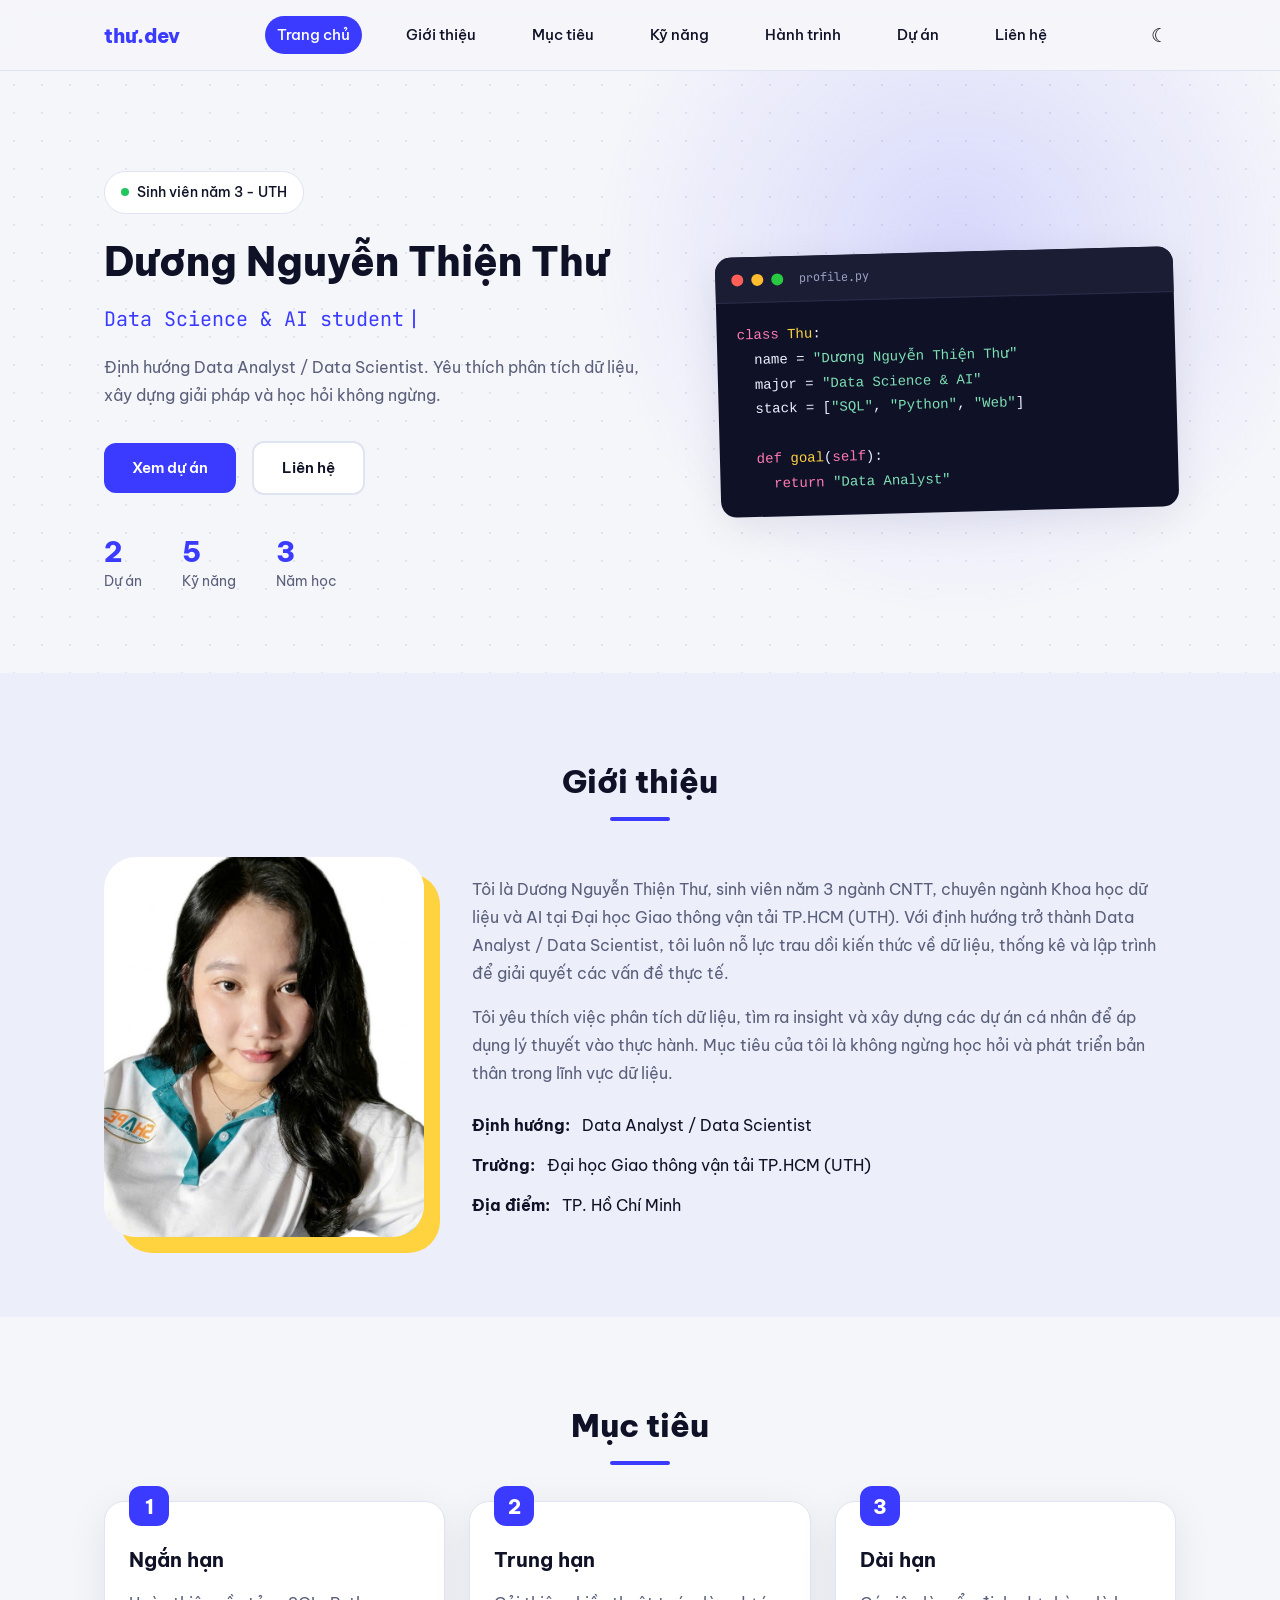
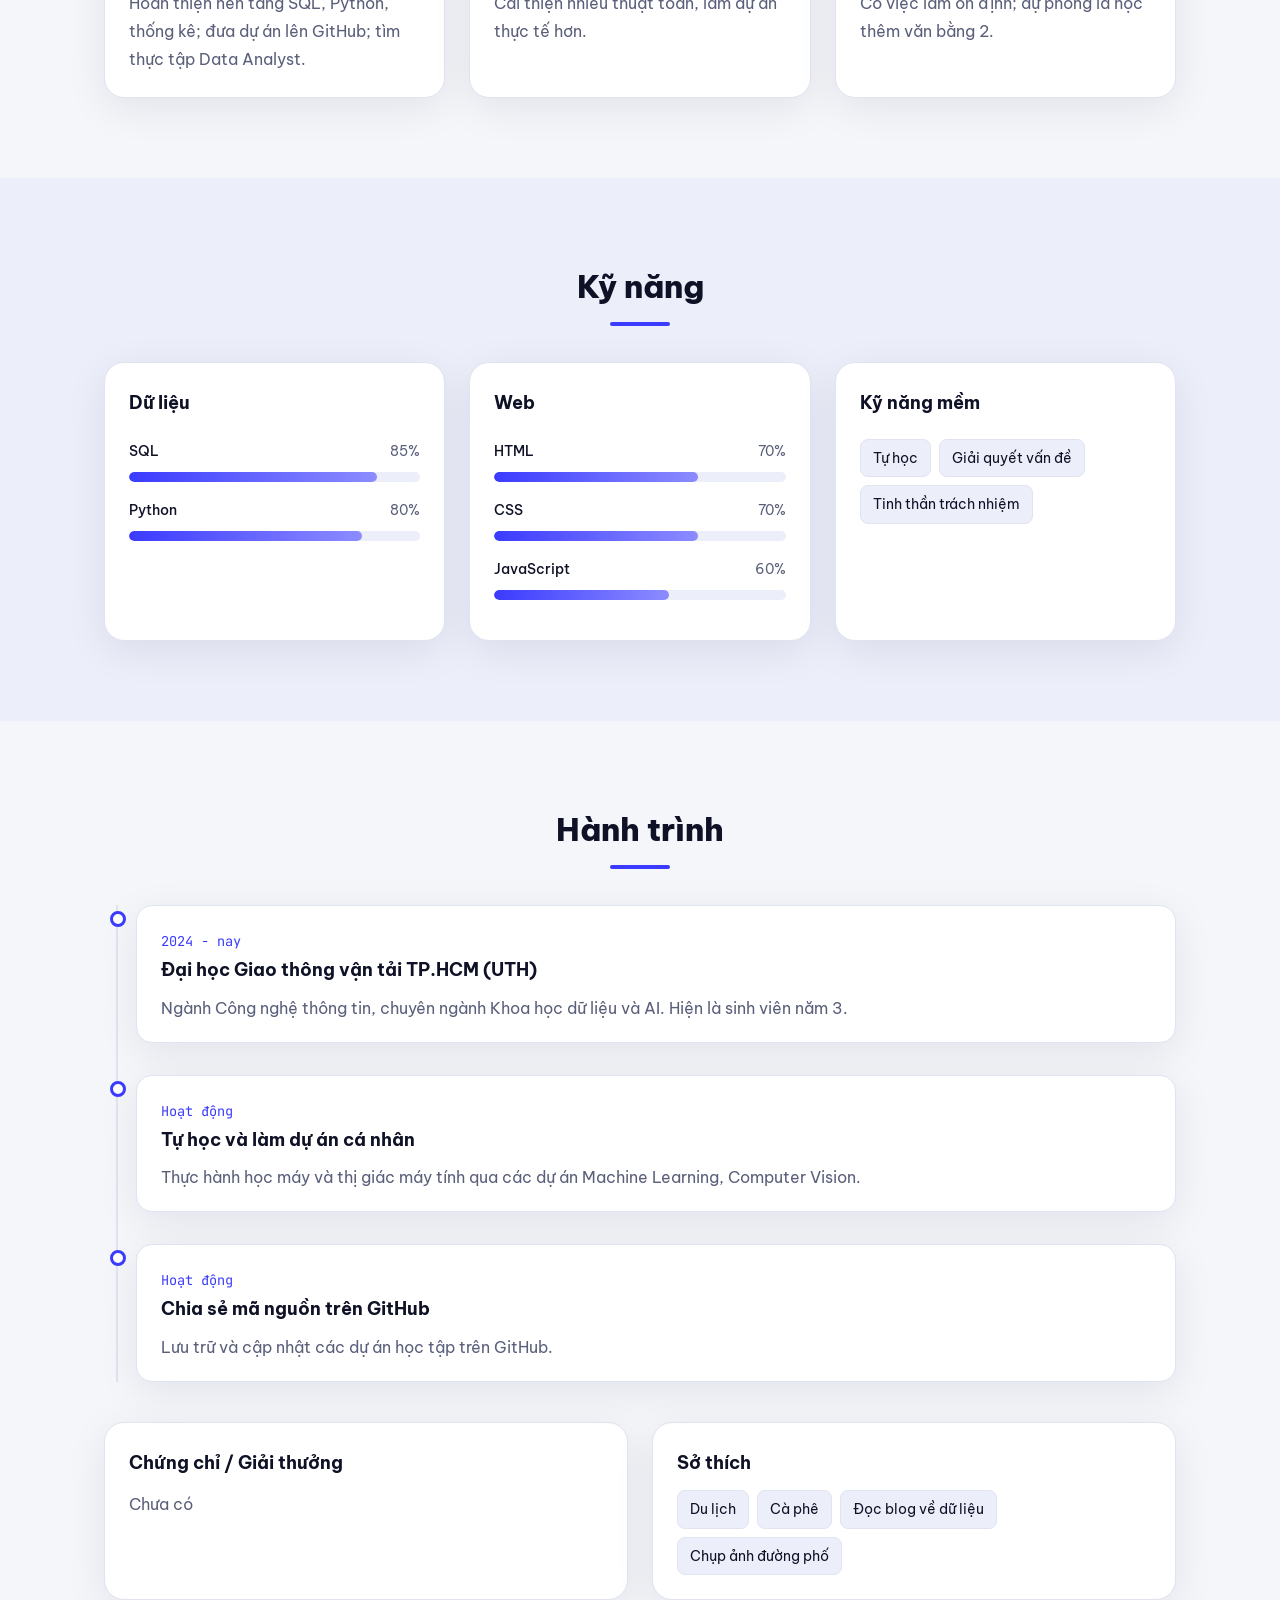
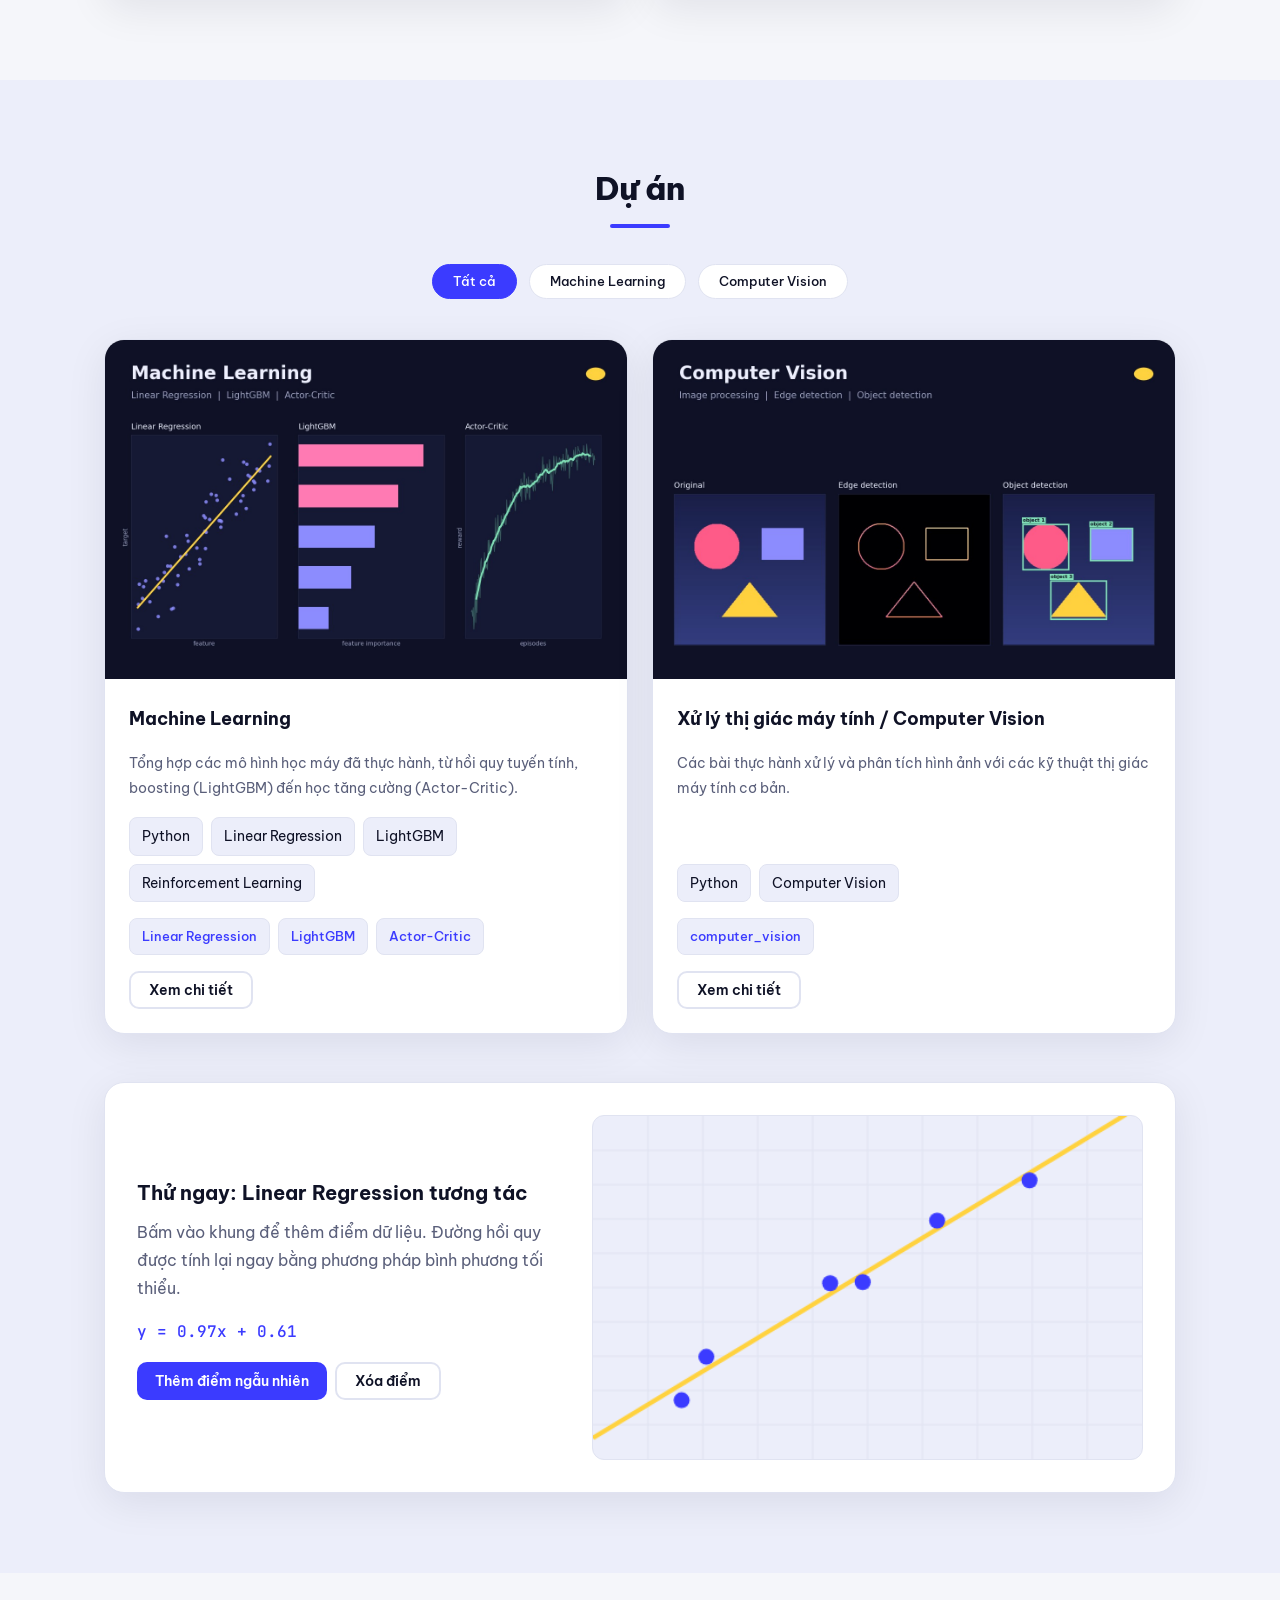
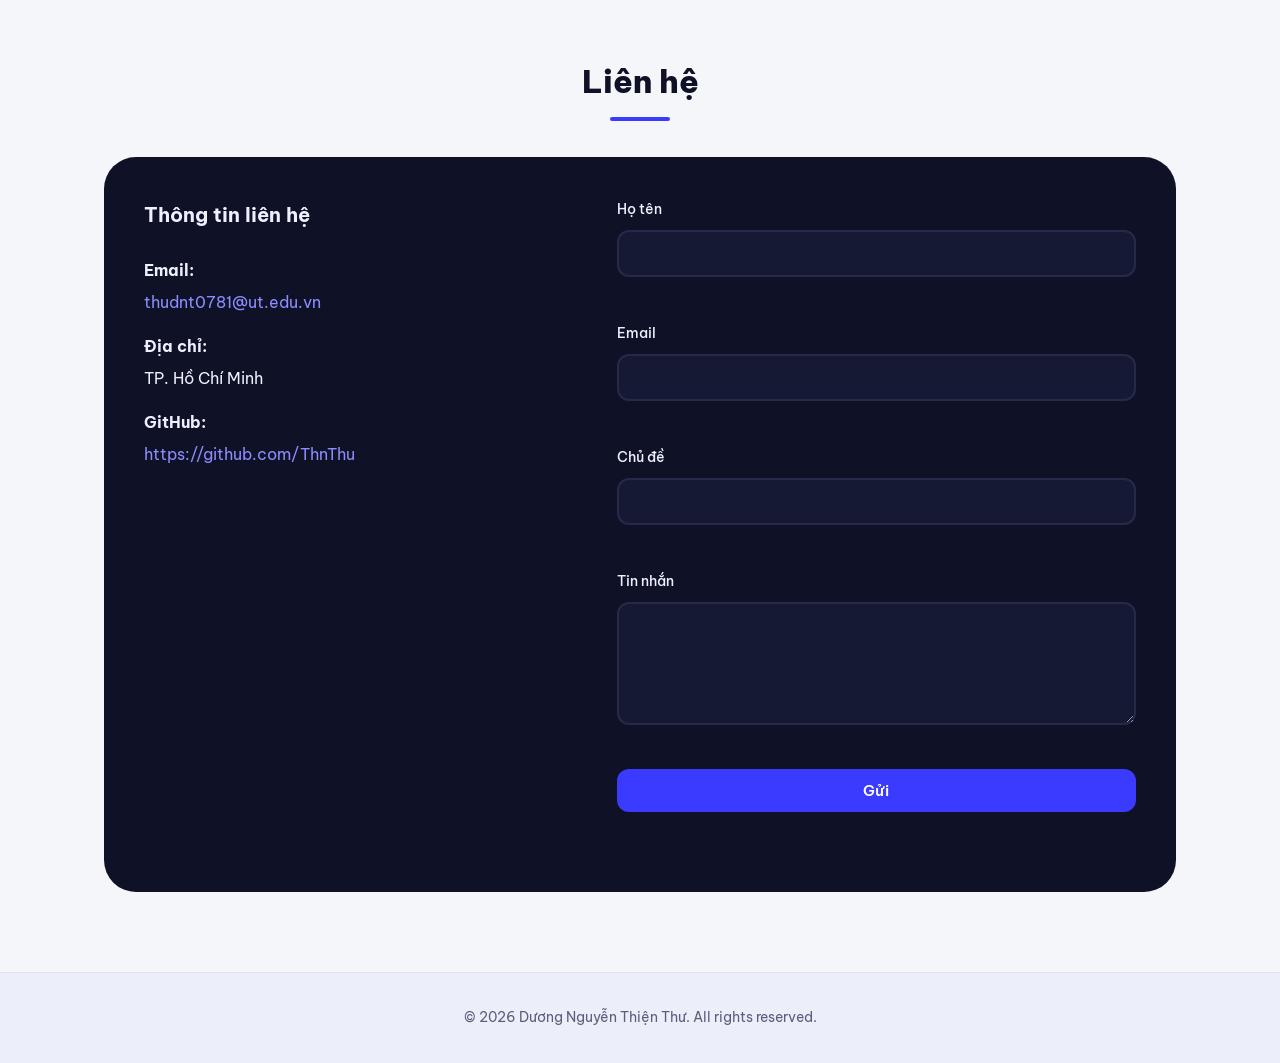
<file: Group2/class-portfolio/members/ThienThu/index.html>
<!DOCTYPE html>
<html lang="vi">
<head>
  <meta charset="UTF-8">
  <meta name="viewport" content="width=device-width, initial-scale=1.0">
  <meta name="description" content="Portfolio của Dương Nguyễn Thiện Thư - sinh viên Khoa học dữ liệu và AI, UTH">
  <link rel="icon" href="data:image/svg+xml,%3Csvg xmlns='http://www.w3.org/2000/svg' viewBox='0 0 100 100'%3E%3Crect width='100' height='100' rx='24' fill='%233b3bff'/%3E%3Ctext x='50' y='68' font-size='56' text-anchor='middle' fill='white' font-family='sans-serif' font-weight='800'%3ET%3C/text%3E%3C/svg%3E">
  <title>Dương Nguyễn Thiện Thư | Portfolio</title>
  <link rel="preconnect" href="https://fonts.googleapis.com">
  <link rel="preconnect" href="https://fonts.gstatic.com" crossorigin>
  <link href="https://fonts.googleapis.com/css2?family=Be+Vietnam+Pro:wght@400;500;600;800&family=JetBrains+Mono:wght@400;500&display=swap" rel="stylesheet">
  <link rel="stylesheet" href="css/style.css">
  <link rel="stylesheet" href="css/responsive.css">
</head>
<body>
  <div class="progress" id="progress"></div>

  <header class="nav">
    <div class="nav__container">
      <div class="nav__logo">thư.dev</div>
      <button class="nav__toggle" id="navToggle" type="button" aria-label="Mở menu" aria-expanded="false" aria-controls="navMenu">
        <span class="nav__toggle-bar"></span>
        <span class="nav__toggle-bar"></span>
        <span class="nav__toggle-bar"></span>
      </button>
      <nav class="nav__menu" id="navMenu" aria-label="Menu chính">
        <a href="#home" class="nav__link">Trang chủ</a>
        <a href="#about" class="nav__link">Giới thiệu</a>
        <a href="#goals" class="nav__link">Mục tiêu</a>
        <a href="#skills" class="nav__link">Kỹ năng</a>
        <a href="#journey" class="nav__link">Hành trình</a>
        <a href="#projects" class="nav__link">Dự án</a>
        <a href="#contact" class="nav__link">Liên hệ</a>
      </nav>
      <button class="nav__theme" id="themeBtn" type="button" aria-label="Đổi giao diện sáng/tối">☾</button>
    </div>
  </header>

  <main>
    <section class="home" id="home">
      <div class="home__container">
        <div class="home__content">
          <span class="home__badge">Sinh viên năm 3 - UTH</span>
          <h1 class="home__title">Dương Nguyễn Thiện Thư</h1>
          <div class="home__typing">
            <span id="typing"></span><span class="home__cursor">|</span>
          </div>
          <p class="home__description">
            Định hướng Data Analyst / Data Scientist. Yêu thích phân tích dữ liệu, xây dựng giải pháp và học hỏi không ngừng.
          </p>
          <div class="home__cta">
            <a href="#projects" class="btn btn--primary">Xem dự án</a>
            <a href="#contact" class="btn btn--secondary">Liên hệ</a>
          </div>
          <div class="home__stats">
            <div class="home__stat">
              <span class="home__stat-number">2</span>
              <span class="home__stat-label">Dự án</span>
            </div>
            <div class="home__stat">
              <span class="home__stat-number">5</span>
              <span class="home__stat-label">Kỹ năng</span>
            </div>
            <div class="home__stat">
              <span class="home__stat-number">3</span>
              <span class="home__stat-label">Năm học</span>
            </div>
          </div>
        </div>
        <div class="home__visual">
          <figure class="code-window">
            <div class="code-window__header">
              <span class="code-window__dot"></span>
              <span class="code-window__dot"></span>
              <span class="code-window__dot"></span>
              <span class="code-window__title">profile.py</span>
            </div>
            <div class="code-window__body">
              <pre class="code-window__code"><code><span class="k">class</span> <span class="f">Thu</span>:
  name = <span class="s">"Dương Nguyễn Thiện Thư"</span>
  major = <span class="s">"Data Science &amp; AI"</span>
  stack = [<span class="s">"SQL"</span>, <span class="s">"Python"</span>, <span class="s">"Web"</span>]

  <span class="k">def</span> <span class="f">goal</span>(<span class="k">self</span>):
    <span class="k">return</span> <span class="s">"Data Analyst"</span></code></pre>
            </div>
          </figure>
        </div>
      </div>
    </section>

    <section class="about" id="about">
      <div class="about__container">
        <h2 class="section__title">Giới thiệu</h2>
        <div class="about__content">
          <div class="about__image">
            <img src="images/avatar.jpg" alt="Ảnh đại diện Dương Nguyễn Thiện Thư">
          </div>
          <div class="about__text">
            <p class="about__description">
              Tôi là Dương Nguyễn Thiện Thư, sinh viên năm 3 ngành CNTT, chuyên ngành Khoa học dữ liệu và AI tại Đại học Giao thông vận tải TP.HCM (UTH). Với định hướng trở thành Data Analyst / Data Scientist, tôi luôn nỗ lực trau dồi kiến thức về dữ liệu, thống kê và lập trình để giải quyết các vấn đề thực tế.
            </p>
            <p class="about__description">
              Tôi yêu thích việc phân tích dữ liệu, tìm ra insight và xây dựng các dự án cá nhân để áp dụng lý thuyết vào thực hành. Mục tiêu của tôi là không ngừng học hỏi và phát triển bản thân trong lĩnh vực dữ liệu.
            </p>
            <div class="about__info">
              <div class="about__info-item">
                <strong class="about__info-label">Định hướng:</strong>
                <span class="about__info-value">Data Analyst / Data Scientist</span>
              </div>
              <div class="about__info-item">
                <strong class="about__info-label">Trường:</strong>
                <span class="about__info-value">Đại học Giao thông vận tải TP.HCM (UTH)</span>
              </div>
              <div class="about__info-item">
                <strong class="about__info-label">Địa điểm:</strong>
                <span class="about__info-value">TP. Hồ Chí Minh</span>
              </div>
            </div>
          </div>
        </div>
      </div>
    </section>

    <section class="goals" id="goals">
      <div class="goals__container">
        <h2 class="section__title">Mục tiêu</h2>
        <ol class="goals__list">
          <li class="goals__item goals__item--1">
            <article class="goals__card">
              <span class="goals__number">1</span>
              <h3 class="goals__card-title">Ngắn hạn</h3>
              <p class="goals__card-description">Hoàn thiện nền tảng SQL, Python, thống kê; đưa dự án lên GitHub; tìm thực tập Data Analyst.</p>
            </article>
          </li>
          <li class="goals__item goals__item--2">
            <article class="goals__card">
              <span class="goals__number">2</span>
              <h3 class="goals__card-title">Trung hạn</h3>
              <p class="goals__card-description">Cải thiện nhiều thuật toán, làm dự án thực tế hơn.</p>
            </article>
          </li>
          <li class="goals__item goals__item--3">
            <article class="goals__card">
              <span class="goals__number">3</span>
              <h3 class="goals__card-title">Dài hạn</h3>
              <p class="goals__card-description">Có việc làm ổn định; dự phòng là học thêm văn bằng 2.</p>
            </article>
          </li>
        </ol>
      </div>
    </section>

    <section class="skills" id="skills">
      <div class="skills__container">
        <h2 class="section__title">Kỹ năng</h2>
        <div class="skills__bars" id="skillBars">
          <article class="skills__card">
            <h3 class="skills__card-title">Dữ liệu</h3>
            <div class="bar" data-level="85">
              <div class="bar__header">
                <span class="bar__name">SQL</span>
                <span class="bar__percent">85%</span>
              </div>
              <div class="bar__track">
                <div class="bar__fill"></div>
              </div>
            </div>
            <div class="bar" data-level="80">
              <div class="bar__header">
                <span class="bar__name">Python</span>
                <span class="bar__percent">80%</span>
              </div>
              <div class="bar__track">
                <div class="bar__fill"></div>
              </div>
            </div>
          </article>

          <article class="skills__card">
            <h3 class="skills__card-title">Web</h3>
            <div class="bar" data-level="70">
              <div class="bar__header">
                <span class="bar__name">HTML</span>
                <span class="bar__percent">70%</span>
              </div>
              <div class="bar__track">
                <div class="bar__fill"></div>
              </div>
            </div>
            <div class="bar" data-level="70">
              <div class="bar__header">
                <span class="bar__name">CSS</span>
                <span class="bar__percent">70%</span>
              </div>
              <div class="bar__track">
                <div class="bar__fill"></div>
              </div>
            </div>
            <div class="bar" data-level="60">
              <div class="bar__header">
                <span class="bar__name">JavaScript</span>
                <span class="bar__percent">60%</span>
              </div>
              <div class="bar__track">
                <div class="bar__fill"></div>
              </div>
            </div>
          </article>

          <article class="skills__card">
            <h3 class="skills__card-title">Kỹ năng mềm</h3>
            <ul class="chips">
              <li class="chip">Tự học</li>
              <li class="chip">Giải quyết vấn đề</li>
              <li class="chip">Tinh thần trách nhiệm</li>
            </ul>
          </article>
        </div>
      </div>
    </section>

    <section class="journey" id="journey">
      <div class="journey__container">
        <h2 class="section__title">Hành trình</h2>
        <ol class="timeline">
          <li class="timeline__item">
            <div class="timeline__marker"></div>
            <div class="timeline__content">
              <span class="timeline__time">2024 - nay</span>
              <h3 class="timeline__title">Đại học Giao thông vận tải TP.HCM (UTH)</h3>
              <p class="timeline__description">Ngành Công nghệ thông tin, chuyên ngành Khoa học dữ liệu và AI. Hiện là sinh viên năm 3.</p>
            </div>
          </li>
          <li class="timeline__item">
            <div class="timeline__marker"></div>
            <div class="timeline__content">
              <span class="timeline__time">Hoạt động</span>
              <h3 class="timeline__title">Tự học và làm dự án cá nhân</h3>
              <p class="timeline__description">Thực hành học máy và thị giác máy tính qua các dự án Machine Learning, Computer Vision.</p>
            </div>
          </li>
          <li class="timeline__item">
            <div class="timeline__marker"></div>
            <div class="timeline__content">
              <span class="timeline__time">Hoạt động</span>
              <h3 class="timeline__title">Chia sẻ mã nguồn trên GitHub</h3>
              <p class="timeline__description">Lưu trữ và cập nhật các dự án học tập trên GitHub.</p>
            </div>
          </li>
        </ol>
        <div class="extra">
          <article class="extra__card">
            <h3 class="extra__card-title">Chứng chỉ / Giải thưởng</h3>
            <p class="extra__card-content">Chưa có</p>
          </article>
          <article class="extra__card">
            <h3 class="extra__card-title">Sở thích</h3>
            <ul class="chips">
              <li class="chip">Du lịch</li>
              <li class="chip">Cà phê</li>
              <li class="chip">Đọc blog về dữ liệu</li>
              <li class="chip">Chụp ảnh đường phố</li>
            </ul>
          </article>
        </div>
      </div>
    </section>

    <section class="projects" id="projects">
      <div class="projects__container">
        <h2 class="section__title">Dự án</h2>
        <div class="filters">
          <button class="filters__btn filters__btn--active" data-filter="all">Tất cả</button>
          <button class="filters__btn" data-filter="ml">Machine Learning</button>
          <button class="filters__btn" data-filter="cv">Computer Vision</button>
        </div>
        <div class="projects__grid">
          <article class="project" data-category="ml">
            <img src="images/project1.jpg" alt="Dự án Machine Learning" class="project__image" loading="lazy">
            <div class="project__content">
              <h3 class="project__title">Machine Learning</h3>
              <p class="project__description">Tổng hợp các mô hình học máy đã thực hành, từ hồi quy tuyến tính, boosting (LightGBM) đến học tăng cường (Actor-Critic).</p>
              <ul class="chips">
                <li class="chip">Python</li>
                <li class="chip">Linear Regression</li>
                <li class="chip">LightGBM</li>
                <li class="chip">Reinforcement Learning</li>
              </ul>
              <div class="project__links">
                <a href="https://github.com/NappoLeeShi/Linear_Regresstion" target="_blank" rel="noopener" class="project__link">Linear Regression</a>
                <a href="https://github.com/NappoLeeShi/lightgbm" target="_blank" rel="noopener" class="project__link">LightGBM</a>
                <a href="https://github.com/NappoLeeShi/actor_critic" target="_blank" rel="noopener" class="project__link">Actor-Critic</a>
              </div>
              <button class="btn btn--secondary btn--small" data-open="p1">Xem chi tiết</button>
            </div>
          </article>

          <article class="project" data-category="cv">
            <img src="images/project2.jpg" alt="Dự án Computer Vision" class="project__image" loading="lazy">
            <div class="project__content">
              <h3 class="project__title">Xử lý thị giác máy tính / Computer Vision</h3>
              <p class="project__description">Các bài thực hành xử lý và phân tích hình ảnh với các kỹ thuật thị giác máy tính cơ bản.</p>
              <ul class="chips">
                <li class="chip">Python</li>
                <li class="chip">Computer Vision</li>
              </ul>
              <div class="project__links">
                <a href="https://github.com/NappoLeeShi/computer_vision" target="_blank" rel="noopener" class="project__link">computer_vision</a>
              </div>
              <button class="btn btn--secondary btn--small" data-open="p2">Xem chi tiết</button>
            </div>
          </article>
        </div>
        <article class="demo">
          <div class="demo__text">
            <h3 class="demo__title">Thử ngay: Linear Regression tương tác</h3>
            <p class="demo__desc">Bấm vào khung để thêm điểm dữ liệu. Đường hồi quy được tính lại ngay bằng phương pháp bình phương tối thiểu.</p>
            <p class="demo__formula" id="demoFormula" aria-live="polite"></p>
            <div class="demo__actions">
              <button class="btn btn--primary btn--small" id="demoRandom" type="button">Thêm điểm ngẫu nhiên</button>
              <button class="btn btn--secondary btn--small" id="demoReset" type="button">Xóa điểm</button>
            </div>
          </div>
          <canvas class="demo__canvas" id="demoCanvas" width="480" height="300" role="img" aria-label="Khung vẽ các điểm dữ liệu và đường hồi quy tuyến tính"></canvas>
        </article>
      </div>
    </section>

    <section class="contact" id="contact">
      <div class="contact__container">
        <h2 class="section__title">Liên hệ</h2>
        <div class="contact__content">
          <div class="contact__info">
            <h3 class="contact__info-title">Thông tin liên hệ</h3>
            <div class="contact__info-item">
              <strong>Email:</strong>
              <a href="mailto:thudnt0781@ut.edu.vn">thudnt0781@ut.edu.vn</a>
            </div>
            <div class="contact__info-item">
              <strong>Địa chỉ:</strong>
              <span>TP. Hồ Chí Minh</span>
            </div>
            <div class="contact__info-item">
              <strong>GitHub:</strong>
              <a href="https://github.com/ThnThu" target="_blank" rel="noopener noreferrer">https://github.com/ThnThu</a>
            </div>
          </div>
          <div class="contact__form-wrapper">
            <form class="contact__form" id="contactForm" novalidate>
              <div class="form__group">
                <label for="name" class="form__label">Họ tên</label>
                <input type="text" id="name" name="name" class="form__input">
                <small class="form__error"></small>
              </div>
              <div class="form__group">
                <label for="email" class="form__label">Email</label>
                <input type="email" id="email" name="email" class="form__input">
                <small class="form__error"></small>
              </div>
              <div class="form__group">
                <label for="subject" class="form__label">Chủ đề</label>
                <input type="text" id="subject" name="subject" class="form__input">
                <small class="form__error"></small>
              </div>
              <div class="form__group">
                <label for="message" class="form__label">Tin nhắn</label>
                <textarea id="message" name="message" class="form__textarea" rows="5"></textarea>
                <small class="form__error"></small>
              </div>
              <button type="submit" class="btn btn--primary">Gửi</button>
            </form>
            <p id="formSuccess" role="status" class="form__success"></p>
          </div>
        </div>
      </div>
    </section>
  </main>

  <footer class="footer">
    <div class="footer__container">
      <p class="footer__text">&copy; 2026 Dương Nguyễn Thiện Thư. All rights reserved.</p>
    </div>
  </footer>

  <button class="to-top" id="toTop" aria-label="Lên đầu trang">↑</button>

  <div class="modal" id="modal" hidden>
    <div class="modal__overlay" id="modalOverlay"></div>
    <div class="modal__content" role="dialog" aria-modal="true" aria-labelledby="modalTitle">
      <button class="modal__close" id="modalClose" aria-label="Đóng">×</button>
      <h3 class="modal__title" id="modalTitle"></h3>
      <p class="modal__desc" id="modalDesc"></p>
      <p class="modal__tech" id="modalTech"></p>
      <div class="modal__links" id="modalLinks"></div>
    </div>
  </div>

  <script src="js/main.js"></script>
</body>
</html>
</file>
<file: Group2/class-portfolio/css/style.css>
/* ===== Biến thiết kế (đồng bộ với portfolio cá nhân) ===== */
:root {
  --bg: #f5f6fa;
  --bg-alt: #eceefa;
  --surface: #ffffff;
  --ink: #0f1226;
  --muted: #5a5f7a;
  --primary: #3b3bff;
  --on-primary: #ffffff;
  --accent: #ffd23f;
  --line: #e0e3f1;
  --radius: 24px;
  --shadow: 0 10px 40px rgba(15, 18, 38, 0.08);
}

[data-theme="dark"] {
  --bg: #0b0d1a;
  --bg-alt: #10132a;
  --surface: #151933;
  --ink: #eef0ff;
  --muted: #9a9fc0;
  --primary: #8c8cff;
  --on-primary: #0b0d1a;
  --line: #262a48;
  --shadow: 0 10px 40px rgba(0, 0, 0, 0.4);
}

/* ===== Nền tảng ===== */
* {
  margin: 0;
  padding: 0;
  box-sizing: border-box;
}

html {
  scroll-behavior: smooth;
}

body {
  font-family: "Be Vietnam Pro", -apple-system, "Segoe UI", Roboto, sans-serif;
  background: var(--bg);
  color: var(--ink);
  line-height: 1.7;
  transition: background 0.3s ease, color 0.3s ease;
}

img {
  max-width: 100%;
  display: block;
}

a {
  color: inherit;
  text-decoration: none;
}

button {
  font-family: inherit;
  cursor: pointer;
  border: none;
  background: none;
  color: inherit;
}

ul {
  list-style: none;
}

:focus-visible {
  outline: 3px solid var(--accent);
  outline-offset: 3px;
}

.container {
  width: min(1120px, 92%);
  margin: 0 auto;
}

/* ===== Thanh trên cùng ===== */
.topbar {
  position: sticky;
  top: 0;
  z-index: 10;
  background: color-mix(in srgb, var(--bg) 80%, transparent);
  backdrop-filter: blur(10px);
  border-bottom: 1px solid var(--line);
}

.topbar__inner {
  display: flex;
  align-items: center;
  justify-content: space-between;
  height: 68px;
}

.topbar__logo {
  font-weight: 800;
  font-size: 1.25rem;
}

.topbar__dot {
  color: var(--primary);
}

.topbar__theme {
  width: 40px;
  height: 40px;
  border-radius: 50%;
  border: 1px solid var(--line);
  background: var(--surface);
  font-size: 1.1rem;
  transition: transform 0.3s ease;
}

.topbar__theme:hover {
  transform: rotate(25deg);
}

/* ===== Hero ===== */
.hero {
  position: relative;
  padding: 72px 0 40px;
  text-align: center;
  overflow: hidden;
}

.hero::before {
  content: "";
  position: absolute;
  inset: 0;
  background:
    radial-gradient(520px circle at var(--mx, 50%) var(--my, 30%), color-mix(in srgb, var(--primary) 18%, transparent), transparent 70%),
    radial-gradient(var(--line) 1.2px, transparent 1.2px) 0 0 / 28px 28px;
  pointer-events: none;
}

.hero__inner {
  position: relative;
  display: flex;
  flex-direction: column;
  align-items: center;
  gap: 16px;
}

.hero__badge {
  padding: 4px 16px;
  background: var(--surface);
  border: 1px solid var(--line);
  border-radius: 999px;
  font-size: 0.9rem;
  font-weight: 500;
}

.hero__title {
  font-size: clamp(2.2rem, 6vw, 3.8rem);
  font-weight: 800;
  line-height: 1.15;
  letter-spacing: -0.02em;
}

.hero__subtitle {
  max-width: 52ch;
  color: var(--muted);
}

.hero__count {
  color: var(--muted);
  font-size: 0.9rem;
}

/* ===== Ô tìm kiếm ===== */
.search {
  width: min(420px, 100%);
}

.search__label {
  position: absolute;
  width: 1px;
  height: 1px;
  overflow: hidden;
  clip: rect(0, 0, 0, 0);
}

.search__input {
  width: 100%;
  padding: 14px 24px;
  border: 2px solid var(--line);
  border-radius: 999px;
  background: var(--surface);
  color: var(--ink);
  font: inherit;
  transition: border-color 0.2s ease, box-shadow 0.2s ease;
}

.search__input:focus {
  outline: none;
  border-color: var(--primary);
  box-shadow: var(--shadow);
}

/* ===== Danh sách thành viên ===== */
.gallery {
  padding: 24px 0 96px;
}

.gallery__grid {
  display: grid;
  grid-template-columns: repeat(auto-fill, minmax(220px, 1fr));
  gap: 24px;
}

.gallery__empty {
  text-align: center;
  color: var(--muted);
  padding: 48px 0;
}

.member {
  animation: rise 0.6s ease both;
  animation-delay: calc(var(--i, 0) * 60ms);
}

.member__link {
  display: flex;
  flex-direction: column;
  align-items: center;
  gap: 4px;
  height: 100%;
  padding: 32px 24px 24px;
  background: var(--surface);
  border: 1px solid var(--line);
  border-radius: var(--radius);
  box-shadow: var(--shadow);
  text-align: center;
  transition: transform 0.25s ease, border-color 0.25s ease;
}

.member__link:hover,
.member__link:focus-visible {
  transform: translateY(-8px);
  border-color: var(--primary);
}

.member__avatar {
  display: grid;
  place-items: center;
  width: 128px;
  height: 128px;
  margin-bottom: 16px;
  border-radius: 50%;
  overflow: hidden;
  box-shadow: 0 0 0 4px var(--surface), 0 0 0 7px var(--line);
  background: hsl(var(--hue, 240) 60% 45%);
  color: #fff;
  font-size: 2.2rem;
  font-weight: 800;
  transition: box-shadow 0.25s ease, transform 0.25s ease;
}

.member__link:hover .member__avatar,
.member__link:focus-visible .member__avatar {
  transform: scale(1.06);
  box-shadow: 0 0 0 4px var(--surface), 0 0 0 7px var(--accent);
}

.member__image {
  width: 100%;
  height: 100%;
  object-fit: cover;
  object-position: center top;
}

.member__name {
  font-size: 1.1rem;
  font-weight: 700;
  line-height: 1.3;
}

.member__role {
  color: var(--muted);
  font-size: 0.9rem;
}

.member__cta {
  margin-top: 12px;
  color: var(--primary);
  font-size: 0.9rem;
  font-weight: 600;
  transition: letter-spacing 0.25s ease;
}

.member__link:hover .member__cta {
  letter-spacing: 0.04em;
}

@keyframes rise {
  from {
    opacity: 0;
    transform: translateY(24px);
  }
}

/* ===== Footer ===== */
.footer {
  padding: 32px 0;
  border-top: 1px solid var(--line);
  text-align: center;
  color: var(--muted);
  font-size: 0.9rem;
}

/* ===== Responsive ===== */
@media (max-width: 992px) {
  .hero {
    padding: 56px 0 32px;
  }
}

@media (max-width: 576px) {
  .gallery__grid {
    grid-template-columns: repeat(2, 1fr);
    gap: 16px;
  }

  .member__link {
    padding: 24px 12px 20px;
  }

  .member__avatar {
    width: 96px;
    height: 96px;
    font-size: 1.7rem;
  }
}

@media (prefers-reduced-motion: reduce) {
  *,
  *::before,
  *::after {
    animation: none !important;
    transition: none !important;
  }
}
</file>
<file: Group2/class-portfolio/members/BaoVy/css/style.css>
/* ============================================================
   PORTFOLIO NGUYỄN LÊ BẢO VY - stylesheet chính
   Ý tưởng: cảnh núi trên biển mây (ảnh banner) + màu dâu tây
   - Giao diện nữ tính: bo tròn mềm, chữ serif nghiêng, viền nét đứt
   - Mọi màu nằm ở :root, giao diện tối chỉ đổi lại biến
   ============================================================ */

/* ---------- 1. BIẾN MÀU, FONT & RESET ---------- */
:root {
  /* Giao diện sáng (mặc định) */
  --bg: #F6E9EC;
  --bg-tint: #EFD9DE;
  --surface: #FFF7F8;
  --ink: #401f27;          /* tiêu đề */
  --text: #46121e;         /* chữ thường */
  --muted: #8d5868;        /* chữ phụ */
  --accent: #C8294B;       /* đỏ dâu tây */
  --accent-soft: #F6D9DF;
  --on-accent: #FFFFFF;
  --danger: #B3261E;
  --ok: #961a31;
  --line: rgba(64, 31, 39, .14);
  --header-bg: rgba(246, 233, 236, .88);
  --track: rgba(64, 31, 39, .10);

  /* Màu riêng cho banner và chân trang (sáng) */
  --hero-bg: #EFD9DE;
  --hero-overlay: linear-gradient(to top, rgba(246, 233, 236, .97) 0%, rgba(246, 233, 236, .86) 45%, rgba(246, 233, 236, .2) 100%);
  --hero-text: #080002;
  --hero-text-soft: #21090f;
  --hero-role: #C8294B;
  --hero-chip: rgba(255, 255, 255, .6);
  --hero-line: rgba(64, 31, 39, .25);
  --footer-bg: #EFD9DE;

  --font-display: "Bricolage Grotesque", "Be Vietnam Pro", "Segoe UI", sans-serif;
  --font-body: "Be Vietnam Pro", "Segoe UI", Tahoma, sans-serif;
  --font-serif: "Playfair Display", "Be Vietnam Pro", Georgia, serif;

  --radius-lg: 28px;
  --radius-md: 18px;
  --container: 1140px;
  --header-h: 72px;
  --ease: .25s ease;

  --shadow-soft: 0 12px 32px -14px rgba(200, 41, 75, .30);
  --shadow-hover: 0 20px 44px -16px rgba(200, 41, 75, .42);

  /* Màu thanh kỹ năng: bộ màu dâu tây */
  --sk1-a: #C8294B; --sk1-b: #EE6A82;   /* SQL: đỏ dâu */
  --sk2-a: #D9578F; --sk2-b: #F5A3C2;   /* Python: hồng */
  --sk3-a: #EE7F5F; --sk3-b: #F8BC9F;   /* HTML: cam đào */
  --sk4-a: #A468B4; --sk4-b: #D4A7DE;   /* CSS: tím lavender */
  --sk5-a: #4E9C72; --sk5-b: #A2D3B4;   /* JavaScript: xanh lá dâu */
}

html[data-theme="dark"] {
  --bg: #260e12;
  --bg-tint: #311216;
  --surface: #3a171c;
  --ink: #EEF1F8;
  --text: #CBD3E6;
  --muted: #97A3C0;
  --accent: #FF7088;
  --accent-soft: rgba(255, 112, 136, .14);
  --on-accent: #260e16;
  --danger: #FF8A80;
  --ok: #6FD39B;
  --line: rgba(255, 255, 255, .14);
  --header-bg: rgba(38, 14, 22, 0.86);
  --track: rgba(255, 255, 255, .12);

  /* Banner và chân trang (tối) */
  --hero-bg: #260e14;
  --hero-overlay: linear-gradient(to top, rgba(38, 14, 22, 0.95) 0%, rgba(38, 14, 22, 0.7) 38%, rgba(14, 20, 38, .1) 100%);
  --hero-text: #FFFFFF;
  --hero-text-soft: rgba(255, 255, 255, .85);
  --hero-role: #FFB3C0;
  --hero-chip: rgba(255, 255, 255, .1);
  --hero-line: rgba(255, 255, 255, .25);
  --footer-bg: #1f0a10;

  --shadow-soft: 0 12px 32px -14px rgba(0, 0, 0, .55);
  --shadow-hover: 0 20px 44px -16px rgba(255, 112, 136, .28);

  --sk1-a: #FF7088; --sk1-b: #FFA3B2;
  --sk2-a: #FF8FBF; --sk2-b: #FFC0DA;
  --sk3-a: #FFA283; --sk3-b: #FFCDB8;
  --sk4-a: #C792E0; --sk4-b: #E5C6F2;
  --sk5-a: #7FD1A0; --sk5-b: #B6EACD;
}

* { margin: 0; padding: 0; box-sizing: border-box; }

html {
  scroll-behavior: smooth;
  scroll-padding-top: calc(var(--header-h) + 12px);
  scrollbar-color: var(--accent) var(--bg-tint);
}

body {
  font-family: var(--font-body);
  font-size: 16px;
  line-height: 1.7;
  background: var(--bg);
  color: var(--text);
  transition: background var(--ease), color var(--ease);
}

img { max-width: 100%; height: auto; display: block; }
a { color: inherit; text-decoration: none; }
ul, ol { list-style: none; }
button, input, textarea { font: inherit; color: inherit; }
button { cursor: pointer; }

::selection { background: var(--accent-soft); color: var(--ink); }

:focus-visible {
  outline: 3px solid var(--accent);
  outline-offset: 3px;
}

.skip-link {
  position: absolute;
  top: -60px;
  left: 16px;
  z-index: 300;
  padding: 10px 18px;
  border-radius: 0 0 10px 10px;
  background: var(--accent);
  color: var(--on-accent);
  transition: top var(--ease);
}
.skip-link:focus { top: 0; }

/* ---------- 2. TIỆN ÍCH DÙNG CHUNG ---------- */
.container {
  width: min(100% - 40px, var(--container));
  margin-inline: auto;
}

.section { padding: clamp(72px, 10vw, 120px) 0; }

.section-head { max-width: 62ch; margin-bottom: 48px; }

.section-kicker {
  display: inline-flex;
  align-items: center;
  gap: 10px;
  margin-bottom: 12px;
  font-size: .85rem;
  font-weight: 600;
  letter-spacing: .14em;
  text-transform: uppercase;
  color: var(--accent);
}
.section-kicker::before { content: "✿"; font-size: 1rem; letter-spacing: 0; }

.section-title {
  font-family: var(--font-display);
  font-weight: 600;
  font-size: clamp(1.9rem, 4vw, 3rem);
  line-height: 1.12;
  letter-spacing: -.01em;
  color: var(--ink);
  margin-bottom: 16px;
}

.section-sub { color: var(--muted); font-size: 1.05rem; }

/* Chữ nhấn: serif nghiêng + gạch chân mềm */
.highlight {
  font-family: var(--font-serif);
  font-style: italic;
  font-weight: 700;
  color: var(--accent);
  background: linear-gradient(transparent 68%, var(--accent-soft) 68%);
  padding: 0 .06em;
}

/* Nút bấm */
.btn {
  display: inline-flex;
  align-items: center;
  justify-content: center;
  padding: 14px 32px;
  border: 1.5px solid transparent;
  border-radius: 999px;
  font-weight: 600;
  line-height: 1.2;
  box-shadow: 0 8px 20px -10px rgba(200, 41, 75, .45);
  transition: transform var(--ease), background var(--ease), color var(--ease), border-color var(--ease), box-shadow var(--ease);
}
.btn:hover { transform: translateY(-2px); }
.btn:active { transform: translateY(0); }

.btn-primary { background: var(--accent); color: var(--on-accent); }
.btn-primary:hover { box-shadow: var(--shadow-hover); }

.btn-outline { border-color: var(--ink); color: var(--ink); background: transparent; box-shadow: none; }
.btn-outline:hover { background: var(--ink); color: var(--bg); }

.btn-block { width: 100%; }

.link-arrow { display: inline-block; color: var(--accent); font-weight: 600; transition: letter-spacing var(--ease); }
.link-arrow:hover { letter-spacing: .03em; }

/* Thẻ nhãn */
.tag-list { display: flex; flex-wrap: wrap; gap: 8px; margin-top: 24px; }
.tag-list li {
  padding: 3px 14px;
  border: 1px solid transparent;
  border-radius: 999px;
  background: var(--accent-soft);
  font-size: .88rem;
  font-weight: 500;
  color: var(--accent);
}
.tag-list.small { margin: 16px 0 0; }
.tag-list.small li { font-size: .8rem; padding: 2px 12px; }

/* ---------- 3. HEADER / NAVBAR ---------- */
.site-header {
  position: fixed;
  inset: 0 0 auto 0;
  z-index: 100;
  height: var(--header-h);
  background: var(--header-bg);
  backdrop-filter: blur(14px);
  -webkit-backdrop-filter: blur(14px);
  border-bottom: 1px solid var(--line);
  box-shadow: 0 6px 24px -16px rgba(200, 41, 75, .35);
  transition: background var(--ease);
}

.header-inner {
  height: 100%;
  display: flex;
  align-items: center;
  justify-content: space-between;
  gap: 24px;
}

.brand { display: flex; align-items: center; gap: 12px; }
.brand-mark {
  display: grid;
  place-items: center;
  width: 40px;
  height: 40px;
  border-radius: 50% 50% 50% 14px;
  background: var(--accent);
  color: var(--on-accent);
  transition: transform .4s ease;
}
.brand:hover .brand-mark { transform: rotate(-8deg) scale(1.06); }
.brand-text { display: flex; flex-direction: column; line-height: 1.2; }
.brand-text strong { font-family: var(--font-display); font-size: 1.1rem; color: var(--ink); }
.brand-text small { font-size: .75rem; color: var(--muted); }

.nav-links { display: flex; gap: 4px; }
.nav-link {
  position: relative;
  display: block;
  padding: 8px 12px;
  border-radius: 999px;
  font-size: .92rem;
  font-weight: 500;
  color: var(--text);
  transition: color var(--ease);
}
/* Chấm tròn nhỏ dưới mục đang chọn */
.nav-link::after {
  content: "";
  position: absolute;
  left: 50%;
  bottom: 0;
  width: 5px;
  height: 5px;
  margin-left: -2.5px;
  border-radius: 50%;
  background: var(--accent);
  transform: scale(0);
  transition: transform var(--ease);
}
.nav-link:hover,
.nav-link.is-active { color: var(--accent); }
.nav-link:hover::after,
.nav-link.is-active::after { transform: scale(1); }

.header-tools { display: flex; gap: 10px; }

/* Nút tròn: đổi giao diện, menu */
.theme-toggle,
.menu-toggle {
  display: grid;
  place-items: center;
  width: 42px;
  height: 42px;
  border: 1px solid var(--line);
  border-radius: 50%;
  background: transparent;
  color: var(--ink);
  transition: background var(--ease), border-color var(--ease);
}
.theme-toggle:hover,
.menu-toggle:hover { background: var(--accent-soft); border-color: var(--accent); }

/* Biểu tượng mặt trời / mặt trăng */
.icon-sun { display: none; }
html[data-theme="dark"] .icon-sun { display: block; }
html[data-theme="dark"] .icon-moon { display: none; }

/* Nút ba gạch: chỉ hiện trên màn hình nhỏ */
.menu-toggle { display: none; flex-direction: column; gap: 4px; }
.menu-toggle span {
  display: block;
  width: 18px;
  height: 2px;
  border-radius: 2px;
  background: currentColor;
  transition: transform var(--ease), opacity var(--ease);
}
.menu-toggle.is-open span:nth-child(1) { transform: translateY(6px) rotate(45deg); }
.menu-toggle.is-open span:nth-child(2) { opacity: 0; }
.menu-toggle.is-open span:nth-child(3) { transform: translateY(-6px) rotate(-45deg); }

/* ---------- 4. HERO ---------- */
.hero {
  position: relative;
  display: flex;
  align-items: flex-end;
  min-height: 100vh;
  min-height: 100svh;
  padding: calc(var(--header-h) + 48px) 0 40px;
  background: var(--hero-bg);
  color: var(--hero-text);
  overflow: hidden;
  transition: background var(--ease), color var(--ease);
}

.hero-media { position: absolute; inset: 0; }
.hero-media img { width: 100%; height: 100%; object-fit: cover; object-position: 30% center; }
.hero-media::after {
  content: "";
  position: absolute;
  inset: 0;
  background: var(--hero-overlay);
}

.hero-inner { position: relative; z-index: 1; display: block; }
.hero-text { max-width: 760px; }

/* Chuỗi xuất hiện duy nhất khi tải trang */
.hero-text > * { animation: rise .8s cubic-bezier(.2, .7, .2, 1) both; }
.hero-text > :nth-child(2) { animation-delay: .1s; }
.hero-text > :nth-child(3) { animation-delay: .25s; }
.hero-text > :nth-child(4) { animation-delay: .35s; }
.hero-text > :nth-child(5) { animation-delay: .45s; }

@keyframes rise {
  from { opacity: 0; transform: translateY(22px); }
  to   { opacity: 1; transform: none; }
}

.eyebrow {
  display: inline-flex;
  align-items: center;
  gap: 10px;
  padding: 6px 16px;
  margin-bottom: 20px;
  border: 1px solid var(--hero-line);
  border-radius: 999px;
  background: var(--hero-chip);
  font-size: .9rem;
}
.dot {
  width: 8px;
  height: 8px;
  border-radius: 50%;
  background: var(--accent);
  animation: pulse 2s ease-in-out infinite;
}
@keyframes pulse {
  0%, 100% { box-shadow: 0 0 0 0 rgba(255, 112, 136, .7); }
  50%      { box-shadow: 0 0 0 7px rgba(255, 112, 136, 0); }
}

.hero-title {
  font-family: var(--font-display);
  font-weight: 800;
  font-size: clamp(2.8rem, 8.5vw, 6.5rem);
  line-height: 1;
  letter-spacing: -.035em;
  text-wrap: balance;
  margin-bottom: 20px;
}
.hero-title .highlight { background: none; }

.hero-role {
  font-family: var(--font-display);
  font-size: clamp(1.1rem, 2.4vw, 1.5rem);
  font-weight: 500;
  color: var(--hero-role);
  margin-bottom: 12px;
}
.hero-desc { max-width: 56ch; color: var(--hero-text-soft); font-size: 1.05rem; }
.hero-actions { display: flex; flex-wrap: wrap; gap: 14px; margin-top: 32px; }

.hero-stats {
  display: flex;
  gap: 44px;
  margin-top: 44px;
  padding-top: 24px;
  border-top: 1px dashed var(--hero-line);
}
.hero-stats li { display: flex; flex-direction: column; line-height: 1.3; }
.hero-stats strong { font-family: var(--font-serif); font-style: italic; font-size: 2rem; color: var(--accent); }
.hero-stats span { font-size: .9rem; color: var(--hero-text-soft); }

.hero-badge {
  position: absolute;
  right: clamp(16px, 4vw, 48px);
  bottom: 28px;
  z-index: 2;
  display: flex;
  align-items: center;
  gap: 12px;
  padding: 10px 18px 10px 10px;
  border: 1px solid var(--hero-line);
  border-radius: 999px;
  background: var(--hero-chip);
  backdrop-filter: blur(10px);
  -webkit-backdrop-filter: blur(10px);
  color: var(--hero-text);
}
.badge-icon {
  display: grid;
  place-items: center;
  width: 40px;
  height: 40px;
  border-radius: 50%;
  background: var(--accent);
  color: var(--on-accent);
}
.hero-badge strong { display: block; line-height: 1.3; }
.hero-badge small { color: var(--hero-text-soft); }

/* ---------- 5. ABOUT ---------- */
.about-grid {
  display: grid;
  grid-template-columns: minmax(0, 5fr) minmax(0, 6fr);
  gap: clamp(40px, 7vw, 88px);
  align-items: center;
}

.about-media { position: relative; max-width: 440px; }
.about-media::before {
  content: "";
  position: absolute;
  inset: 24px -20px -20px 24px;
  border: 2px dashed var(--accent);
  border-radius: 220px 220px 24px 24px;
  background: linear-gradient(160deg, var(--accent-soft), transparent 80%);
  opacity: .55;
}
.about-media img {
  position: relative;
  width: 100%;
  aspect-ratio: 3 / 4;
  object-fit: cover;
  object-position: top;
  border-radius: 220px 220px 24px 24px;
  box-shadow: var(--shadow-soft);
}

/* Làm nét ảnh đại diện */
.about-media .avatar-sharp {
  width: 100%;
  object-fit: cover;
  object-position: center top;
  filter: url(#sharpen) contrast(1.04) saturate(1.05);
  image-rendering: -webkit-optimize-contrast;
  image-rendering: high-quality;
  backface-visibility: hidden;
  transform: translateZ(0);
}

.about-chip {
  position: absolute;
  right: -12px;
  bottom: 32px;
  display: flex;
  flex-direction: column;
  padding: 10px 24px;
  border-radius: 999px;
  background: var(--accent);
  color: var(--on-accent);
  line-height: 1.3;
  box-shadow: var(--shadow-soft);
}
.about-chip span { font-size: .8rem; }
.about-chip strong { font-family: var(--font-display); font-size: 1.4rem; }

.info-list { margin-bottom: 24px; }
.info-list li {
  display: flex;
  gap: 16px;
  padding: 10px 0;
  border-bottom: 1px dashed var(--line);
}
.info-list li span { flex: 0 0 9.5rem; color: var(--muted); }
.info-list li strong { color: var(--ink); }
.about-text > p { max-width: 62ch; margin-bottom: 28px; }

/* ---------- 6. THẺ DÙNG CHUNG ---------- */
.card {
  padding: 28px;
  border: 1px solid var(--line);
  border-radius: var(--radius-lg);
  background: var(--surface);
  box-shadow: var(--shadow-soft);
  transition: transform var(--ease), box-shadow var(--ease), border-color var(--ease);
}
.card:hover { transform: translateY(-5px); box-shadow: var(--shadow-hover); border-color: var(--accent); }
.card h3 { font-family: var(--font-display); color: var(--ink); }

.card-icon {
  display: inline-grid;
  place-items: center;
  width: 52px;
  height: 52px;
  margin-bottom: 16px;
  border-radius: 50% 50% 50% 14px;
  background: var(--accent-soft);
  color: var(--accent);
  transition: transform var(--ease), background var(--ease), color var(--ease);
}
.card:hover .card-icon { background: var(--accent); color: var(--on-accent); transform: rotate(-6deg) scale(1.06); }

/* ---------- 7. GOALS ---------- */
.goals-grid { display: grid; grid-template-columns: repeat(3, 1fr); gap: 28px; }
.goal-card h3 { font-size: 1.2rem; margin-bottom: 8px; }

/* ---------- 8. SKILLS: thanh nhiều màu ---------- */
.skills-grid { display: grid; grid-template-columns: repeat(auto-fit, minmax(240px, 1fr)); gap: 20px; }
.skill-card { padding: 22px 24px; }
.skill-head { display: flex; justify-content: space-between; align-items: baseline; margin-bottom: 12px; }
.skill-head h3 { font-size: 1.05rem; }
.skill-head span { font-weight: 700; color: var(--sk-a); }

.bar { height: 12px; border-radius: 999px; background: var(--track); overflow: hidden; }
.bar span {
  display: block;
  height: 100%;
  border-radius: 999px;
  background: linear-gradient(90deg, var(--sk-a), var(--sk-b));
  transition: width 1.1s cubic-bezier(.2, .7, .2, 1);
}

.skill-card:nth-child(1) { --sk-a: var(--sk1-a); --sk-b: var(--sk1-b); }
.skill-card:nth-child(2) { --sk-a: var(--sk2-a); --sk-b: var(--sk2-b); }
.skill-card:nth-child(3) { --sk-a: var(--sk3-a); --sk-b: var(--sk3-b); }
.skill-card:nth-child(4) { --sk-a: var(--sk4-a); --sk-b: var(--sk4-b); }
.skill-card:nth-child(5) { --sk-a: var(--sk5-a); --sk-b: var(--sk5-b); }
.skill-card:hover { border-color: var(--sk-a); }

.section.skills .tag-list { margin-top: 32px; }

/* ---------- 9. EDUCATION ---------- */
.education-grid {
  display: grid;
  grid-template-columns: minmax(0, 6fr) minmax(0, 5fr);
  gap: clamp(40px, 7vw, 88px);
  align-items: center;
}

.timeline { position: relative; margin: 8px 0 40px; }
.timeline-item { position: relative; padding-left: 36px; }
.timeline-item::before {
  content: "";
  position: absolute;
  left: 6px;
  top: 14px;
  bottom: -8px;
  width: 2px;
  background: repeating-linear-gradient(var(--line) 0 5px, transparent 5px 10px);
}
.timeline-dot {
  position: absolute;
  left: 0;
  top: 6px;
  width: 14px;
  height: 14px;
  border: 3px solid var(--accent);
  border-radius: 50% 50% 50% 4px;
  background: var(--bg);
  transform: rotate(-45deg);
}
.timeline-body h3 { font-family: var(--font-display); font-size: 1.25rem; color: var(--ink); }
.timeline-meta { color: var(--accent); font-weight: 600; margin-bottom: 8px; }

.sub-title { font-family: var(--font-display); font-size: 1.15rem; color: var(--ink); margin-bottom: 12px; }
.activity-list li { display: flex; gap: 12px; padding: 6px 0; }
.tick {
  flex: none;
  display: grid;
  place-items: center;
  width: 22px;
  height: 22px;
  margin-top: 3px;
  border-radius: 50%;
  background: var(--accent-soft);
  color: var(--accent);
  font-size: .8rem;
  font-weight: 700;
}

.education-media { position: relative; }
.education-media img {
  width: 100%;
  aspect-ratio: 4 / 5;
  object-fit: cover;
  border-radius: 220px 220px var(--radius-lg) var(--radius-lg);
  box-shadow: var(--shadow-soft);
}
.edu-note {
  position: absolute;
  left: 16px;
  right: 16px;
  bottom: 16px;
  display: flex;
  flex-direction: column;
  padding: 14px 18px;
  border: 1px solid var(--line);
  border-radius: var(--radius-md);
  background: var(--header-bg);
  backdrop-filter: blur(10px);
  -webkit-backdrop-filter: blur(10px);
  line-height: 1.45;
}
.edu-note strong { color: var(--ink); }
.edu-note span { font-size: .92rem; color: var(--muted); }

/* ---------- 10. PROJECTS ---------- */
.projects-grid { display: grid; grid-template-columns: repeat(2, 1fr); gap: 32px; }

.project-card { display: flex; flex-direction: column; padding: 0; overflow: hidden; }
.project-card .project-media { margin: 0; overflow: hidden; border-bottom: 1px solid var(--line); }
.project-card .project-media img {
  width: 100%;
  aspect-ratio: 16 / 9;
  object-fit: cover;
  object-position: top;
  transition: transform .6s ease;
}
.project-card:hover .project-media img { transform: scale(1.05); }

.project-body { display: flex; flex-direction: column; align-items: flex-start; flex: 1; padding: 28px; }
.project-body h3 { font-size: 1.5rem; margin-bottom: 8px; }

/* ---------- 11. CERTIFICATES ---------- */
.cert-grid { display: grid; grid-template-columns: repeat(3, 1fr); gap: 28px; }
.cert-card h3 { display: flex; align-items: center; gap: 12px; font-size: 1.2rem; margin-bottom: 12px; }
.cert-card .card-icon { width: 44px; height: 44px; margin-bottom: 0; flex: none; }

.plain-list li {
  display: flex;
  justify-content: space-between;
  gap: 16px;
  padding: 10px 0;
  border-bottom: 1px dashed var(--line);
}
.plain-list em { font-style: normal; font-weight: 600; color: var(--accent); }

/* ---------- 12. CONTACT ---------- */
.contact-grid {
  display: grid;
  grid-template-columns: minmax(0, 1fr) minmax(0, 1.1fr);
  gap: clamp(40px, 7vw, 88px);
  align-items: start;
}
.contact-list { margin-top: 32px; display: grid; gap: 20px; }
.contact-list li { display: flex; align-items: center; gap: 16px; }
.contact-icon {
  display: grid;
  place-items: center;
  flex: none;
  width: 46px;
  height: 46px;
  border-radius: 50% 50% 50% 12px;
  background: var(--accent-soft);
  color: var(--accent);
}
.contact-list small { display: block; color: var(--muted); line-height: 1.3; }
.contact-list a { transition: color var(--ease); }
.contact-list a:hover { color: var(--accent); }

.contact-form { padding: clamp(24px, 4vw, 36px); }
.contact-form:hover { transform: none; box-shadow: var(--shadow-soft); border-color: var(--line); }
.contact-form h3 { font-size: 1.4rem; margin-bottom: 20px; }
.form-group { margin-bottom: 18px; }
.form-group label { display: block; font-weight: 600; color: var(--ink); margin-bottom: 6px; }
.required { color: var(--danger); }

.form-group input,
.form-group textarea {
  width: 100%;
  padding: 12px 16px;
  border: 1.5px solid var(--line);
  border-radius: var(--radius-md);
  background: var(--bg);
  transition: border-color var(--ease), box-shadow var(--ease);
}
.form-group input:focus,
.form-group textarea:focus {
  outline: none;
  border-color: var(--accent);
  box-shadow: 0 0 0 4px var(--accent-soft);
}
.form-group textarea { resize: vertical; min-height: 120px; }

.error { display: block; min-height: 1.3em; margin-top: 4px; font-size: .86rem; color: var(--danger); }
.form-group.has-error input,
.form-group.has-error textarea { border-color: var(--danger); }

.form-status { display: none; margin-top: 16px; padding: 12px 16px; border-radius: var(--radius-md); font-size: .92rem; }
.form-status.show { display: block; }
.form-status.success { background: rgba(27, 122, 70, .12); color: var(--ok); }
.form-status.fail { background: rgba(179, 38, 30, .12); color: var(--danger); }

/* ---------- 13. FOOTER ---------- */
.site-footer {
  padding: 56px 0 24px;
  border-top: 1px dashed var(--accent);
  background: var(--footer-bg);
  color: var(--text);
  transition: background var(--ease);
}
.footer-inner { display: flex; flex-wrap: wrap; justify-content: space-between; gap: 32px; }
.footer-brand strong { font-family: var(--font-serif); font-style: italic; font-size: 1.3rem; color: var(--ink); }
.footer-nav h4 { color: var(--ink); margin-bottom: 8px; }
.footer-nav a { transition: color var(--ease); }
.footer-nav a:hover { color: var(--accent); }
.footer-bottom {
  display: flex;
  flex-wrap: wrap;
  justify-content: space-between;
  gap: 8px;
  margin-top: 40px;
  padding-top: 20px;
  border-top: 1px dashed var(--line);
  font-size: .88rem;
}

/* ---------- 14. NÚT LÊN ĐẦU TRANG ---------- */
.back-to-top {
  position: fixed;
  right: 20px;
  bottom: 20px;
  z-index: 90;
  display: grid;
  place-items: center;
  width: 46px;
  height: 46px;
  border: none;
  border-radius: 50%;
  background: var(--accent);
  color: var(--on-accent);
  box-shadow: var(--shadow-soft);
  opacity: 0;
  visibility: hidden;
  transform: translateY(12px);
  transition: opacity var(--ease), transform var(--ease), visibility var(--ease);
}
.back-to-top.show { opacity: 1; visibility: visible; transform: none; }
.back-to-top:hover { transform: translateY(-3px); }

/* ---------- 15. RESPONSIVE ---------- */

/* Tablet: menu thu gọn thành nút ba gạch */
@media (max-width: 1040px) {
  .menu-toggle { display: flex; align-items: center; justify-content: center; }

  .navbar {
    position: absolute;
    top: var(--header-h);
    left: 0;
    right: 0;
    padding: 8px 20px 20px;
    background: var(--bg);
    border-bottom: 1px solid var(--line);
    visibility: hidden;
    opacity: 0;
    transform: translateY(-8px);
    transition: opacity var(--ease), transform var(--ease), visibility var(--ease);
  }
  .navbar.is-open { visibility: visible; opacity: 1; transform: none; }

  .nav-links { flex-direction: column; gap: 0; }
  .nav-link { padding: 12px 4px; border-radius: 0; border-bottom: 1px solid var(--line); }
  .nav-link::after { display: none; }
}

@media (max-width: 900px) {
  .about-grid,
  .education-grid,
  .contact-grid { grid-template-columns: 1fr; }

  .about-media { max-width: 340px; margin: 0 20px 0 0; }
  .education-media img { aspect-ratio: 3 / 2; }

  .goals-grid,
  .projects-grid,
  .cert-grid { grid-template-columns: 1fr; }
}

/* Điện thoại */
@media (max-width: 700px) {
  .hero-badge { display: none; }
}

@media (max-width: 600px) {
  .brand-text small { display: none; }
  .hero { padding-bottom: 28px; }
  .hero-stats { gap: 28px; }
  .info-list li { flex-direction: column; gap: 0; }
  .info-list li span { flex: none; }
  .project-body { padding: 22px; }
  .footer-bottom { flex-direction: column; }
}

/* Người dùng tắt hiệu ứng chuyển động trong hệ điều hành */
@media (prefers-reduced-motion: reduce) {
  *, *::before, *::after {
    animation: none !important;
    transition: none !important;
    scroll-behavior: auto !important;
  }
}

/* ---------- Thẻ kỹ năng mềm nhiều màu (tông đỏ) ---------- */
:root {
  --tag-red1: #e6442c;   
  --tag-red2: #dd2c70;   
  --tag-red3: #d74365;   
}
html[data-theme="dark"] {
  --tag-red1: #ffa375e9;
  --tag-red2: #ff8fb1bd;
  --tag-red3: #e0607ec3;
}

.section.skills .tag-list li {
  padding: 6px 18px;
  border: 1px solid color-mix(in srgb, var(--tag-c) 40%, transparent);
  background: color-mix(in srgb, var(--tag-c) 16%, transparent);
  color: var(--tag-c);
  font-weight: 600;
  transition: transform var(--ease), background var(--ease), color var(--ease);
}
.section.skills .tag-list li:hover {
  transform: translateY(-2px);
  background: var(--tag-c);
  color: var(--on-accent);
}
.section.skills .tag-list li:nth-child(1) { --tag-c: var(--tag-red1); }
.section.skills .tag-list li:nth-child(2) { --tag-c: var(--tag-red2); }
.section.skills .tag-list li:nth-child(3) { --tag-c: var(--tag-red3); }
</file>
<file: Group2/class-portfolio/members/DinhHao/style.css>
:root{--ink:#17211d;--paper:#f3f4ed;--acid:#d9ff4f;--blue:#3759ff;--line:rgba(23,33,29,.17);--muted:#68736d;--white:#fff;--rail:244px;color-scheme:light}*{box-sizing:border-box}html{scroll-behavior:smooth;scroll-padding-top:24px}body{margin:0;background:var(--paper);color:var(--ink);font:16px/1.65 "DM Sans",sans-serif}a{color:inherit;text-decoration:none}button{font:inherit}.skip-link{position:fixed;top:-60px;left:12px;z-index:1000;background:var(--acid);padding:10px}.skip-link:focus{top:10px}.rail{position:fixed;z-index:50;inset:0 auto 0 0;width:var(--rail);background:#17211d;color:#eef2e8;padding:30px 22px 22px;display:flex;flex-direction:column}.wordmark{display:flex;align-items:center;gap:11px;font:700 1.12rem "Space Grotesk",sans-serif;letter-spacing:.1em}.wordmark-icon{display:grid;place-items:center;width:37px;height:37px;background:var(--acid);color:#17211d;font-size:1.3rem;letter-spacing:-.08em}.wordmark-dot{color:var(--acid)}.rail-caption{margin-top:56px;color:#84928a;font-size:.62rem;font-weight:700;letter-spacing:.14em;line-height:1.8}.rail-nav{display:grid;gap:7px;margin-top:22px}.rail-link{display:flex;align-items:center;gap:14px;padding:12px 10px;color:#aab5ac;font-size:.84rem;transition:.2s}.rail-link span{color:#68766d;font:600 .67rem "Space Grotesk",sans-serif}.rail-link:hover,.rail-link.active{background:#26342c;color:var(--acid)}.rail-link.active span{color:var(--acid)}.rail-bottom{margin-top:auto}.theme-toggle{display:flex;align-items:center;gap:10px;width:100%;padding:11px 8px;background:transparent;color:#aab5ac;border:0;border-top:1px solid #354139;text-align:left;cursor:pointer;font-size:.78rem}.theme-glyph{color:var(--acid);font-size:1.2rem}.rail-identity{display:flex;gap:10px;align-items:center;margin-top:18px;padding-top:17px;border-top:1px solid #354139}.rail-identity img{width:40px;height:40px;object-fit:cover;border-radius:50%}.rail-identity span{display:grid;line-height:1.35}.rail-identity strong{font-size:.72rem}.rail-identity small{color:#92a096;font-size:.66rem;margin-top:3px}main{margin-left:var(--rail);overflow:hidden}.mobile-head{display:none}.page-section{scroll-margin-top:25px}.hero{min-height:740px;padding:30px clamp(28px,5vw,76px) 42px;position:relative;background:var(--acid);display:flex;flex-direction:column;justify-content:space-between}.hero-topline,.contact-top{display:flex;justify-content:space-between;gap:20px;font:700 .65rem "Space Grotesk",sans-serif;letter-spacing:.12em}.hero-layout{display:grid;grid-template-columns:.92fr 1.08fr;align-items:center;gap:4vw;padding:32px 0 45px}.hero-copy{position:relative;z-index:2}.hero-kicker,.eyebrow{font:700 .68rem "Space Grotesk",sans-serif;letter-spacing:.13em;text-transform:uppercase}.hero-kicker{display:flex;align-items:center;gap:9px}.live-dot{width:8px;height:8px;background:var(--blue);border-radius:50%;box-shadow:0 0 0 5px rgba(55,89,255,.13)}h1,h2,h3,p,figure{margin-top:0}h1,h2,h3{font-family:"Space Grotesk",sans-serif}h1{font-size:clamp(4rem,8.5vw,8.2rem);line-height:.86;letter-spacing:-.1em;margin:24px 0}.hero-copy h1 em{font-style:normal;color:var(--blue)}.hero-role{font-size:.9rem;line-height:1.8}.hero-role strong{font-weight:800}.hero-intro{max-width:410px;color:#465149;font-size:.91rem}.hero-buttons{display:flex;align-items:center;gap:23px;margin-top:25px}.button{display:inline-flex;align-items:center;gap:25px;padding:13px 17px;font-size:.77rem;font-weight:700}.button-dark{background:var(--ink);color:white}.button-dark span{color:var(--acid);font-size:1.15rem}.text-link{font-size:.78rem;font-weight:700}.text-link span{color:var(--blue);padding-left:5px}.hero-counts{display:flex;gap:30px;margin-top:42px;padding-top:17px;border-top:1px solid rgba(23,33,29,.25);max-width:480px}.hero-counts div{display:grid;gap:1px}.hero-counts b{font:700 1.15rem "Space Grotesk",sans-serif}.hero-counts span{font-size:.64rem;color:#4f5a52}.hero-art{height:478px;position:relative;max-width:650px;width:100%;justify-self:end}.art-label{position:absolute;left:0;top:-24px;z-index:4;width:100%;display:flex;justify-content:space-between;font:700 .62rem "Space Grotesk",sans-serif;letter-spacing:.15em}.art-label span{font-size:1rem}.art-main{position:absolute;right:9%;top:6%;width:75%;height:82%;background:#101a3d;box-shadow:12px 12px 0 var(--blue);transform:rotate(2deg);overflow:hidden}.art-main img{width:100%;height:100%;object-fit:cover}.art-main figcaption{position:absolute;bottom:0;left:0;right:0;padding:42px 17px 14px;background:linear-gradient(transparent,rgba(4,10,19,.9));color:white;display:grid}.art-main figcaption span{font-size:.58rem;letter-spacing:.15em;color:var(--acid)}.art-main figcaption strong{font:700 1.15rem "Space Grotesk",sans-serif}.art-small{position:absolute;z-index:3;width:34%;height:34%;overflow:hidden;border:5px solid var(--acid);box-shadow:6px 6px 0 var(--ink)}.art-small img{width:100%;height:100%;object-fit:cover}.art-small figcaption{position:absolute;bottom:0;left:0;right:0;padding:18px 7px 5px;background:linear-gradient(transparent,rgba(0,0,0,.8));font:700 .53rem "Space Grotesk",sans-serif;letter-spacing:.08em;color:white}.art-pixel{left:0;top:17%;transform:rotate(-5deg)}.art-dungeon{right:0;bottom:2%;transform:rotate(4deg)}.art-stamp{position:absolute;z-index:4;left:33%;bottom:-3%;width:84px;height:84px;display:grid;place-content:center;border-radius:50%;background:var(--blue);color:white;font:700 .56rem/1.4 "Space Grotesk",sans-serif;text-align:center;letter-spacing:.1em;transform:rotate(-13deg)}.scroll-cue{display:flex;align-items:center;gap:10px;font:700 .59rem "Space Grotesk",sans-serif;letter-spacing:.14em}.scroll-cue span{height:1px;width:35px;background:var(--ink)}.work{padding:112px clamp(28px,6vw,90px) 100px;background:var(--paper)}.section-heading{display:flex;align-items:end;justify-content:space-between;gap:40px;margin-bottom:60px}.eyebrow{color:var(--blue);margin-bottom:16px}.section-heading h2,.path-title h2{font-size:clamp(3.2rem,7vw,6rem);line-height:.9;letter-spacing:-.09em;margin:0}.section-heading h2 span,.path-title h2 span{color:var(--blue)}.section-note{max-width:330px;color:var(--muted);font-size:.87rem;margin:0 0 5px}.project-row{display:grid;grid-template-columns:1.08fr .92fr;align-items:center;gap:clamp(24px,5vw,70px);padding:36px 0;border-top:1px solid var(--line)}.project-row:nth-of-type(odd) .project-image{order:2}.project-row:nth-of-type(odd) .project-info{order:1}.project-image{position:relative;min-height:290px;aspect-ratio:1.5;background:#10212e;overflow:hidden}.project-image img{width:100%;height:100%;position:absolute;inset:0;object-fit:cover;transition:transform .5s}.project-row:hover .project-image img{transform:scale(1.035)}.project-index{position:absolute;left:12px;top:12px;padding:6px 9px;background:var(--acid);font:700 .6rem "Space Grotesk",sans-serif;letter-spacing:.1em}.project-meta{display:flex;justify-content:space-between;gap:12px;font:700 .6rem "Space Grotesk",sans-serif;letter-spacing:.12em;color:var(--blue)}.project-info h3{font-size:clamp(2.7rem,5vw,4.8rem);line-height:.86;letter-spacing:-.09em;margin:25px 0 19px}.project-info h3 span{color:var(--blue)}.project-info p{max-width:460px;color:var(--muted);font-size:.87rem}.tech-list{display:flex;flex-wrap:wrap;gap:7px;margin-top:20px}.tech-list span,.soft-skills span{font-size:.62rem;font-weight:700;padding:6px 9px;border:1px solid var(--line);border-radius:30px}.profile{padding:115px clamp(28px,6vw,90px);display:grid;grid-template-columns:.78fr 1.22fr;gap:clamp(36px,7vw,100px);align-items:center;background:#e7eae1}.profile-photo{position:relative;max-width:410px}.profile-photo img{width:100%;aspect-ratio:4/5;object-fit:cover;display:block;filter:saturate(.82)}.photo-caption{position:absolute;bottom:0;left:0;right:0;padding:18px 15px 12px;color:white;background:linear-gradient(transparent,rgba(0,0,0,.78));font:700 .62rem "Space Grotesk",sans-serif;letter-spacing:.1em}.photo-caption span{color:var(--acid)}.profile-content h2{font-size:clamp(2.6rem,5.2vw,5rem);line-height:.96;letter-spacing:-.075em;margin:0 0 22px}.profile-content h2 span{color:var(--blue)}.profile-bio{color:var(--muted);max-width:600px;font-size:.9rem}.profile-facts{display:grid;grid-template-columns:1fr 1fr;gap:16px 22px;padding:22px 0;margin:24px 0;border-top:1px solid var(--line);border-bottom:1px solid var(--line)}.profile-facts div{display:grid;gap:4px}.profile-facts span,.skill-heading,.card-number{font:700 .58rem "Space Grotesk",sans-serif;letter-spacing:.12em;color:var(--muted)}.profile-facts strong{font-size:.77rem}.skill-heading{display:flex;justify-content:space-between;gap:10px;margin-bottom:16px}.skill-heading small{font:500 .65rem "DM Sans",sans-serif;letter-spacing:0}.skill-grid{display:grid;grid-template-columns:1fr 1fr;gap:15px 20px}.skill-item{display:grid;grid-template-columns:1fr auto;gap:5px;font-size:.7rem;font-weight:700}.skill-item b{color:var(--blue);font-size:.65rem}.skill-item i{grid-column:1/3;height:4px;background:rgba(55,89,255,.13);overflow:hidden}.skill-item u{display:block;height:100%;background:var(--blue);text-decoration:none}.soft-skills{display:flex;gap:6px;flex-wrap:wrap;margin-top:17px}.soft-skills span{padding:5px 8px;font-size:.56rem}.path{padding:110px clamp(28px,6vw,90px);display:grid;grid-template-columns:.75fr 1.25fr;gap:clamp(35px,7vw,95px);background:#17211d;color:#edf0e7}.path-title{position:sticky;top:45px;align-self:start}.path-title .eyebrow{color:var(--acid)}.path-title h2 span{color:var(--acid)}.path-title img{width:min(100%,340px);aspect-ratio:4/3;object-fit:cover;margin-top:34px;filter:saturate(.7)}.path-content{display:grid;gap:0}.education-card,.focus-card,.milestones,.personal-card{padding:26px 0;border-top:1px solid #3a463e}.path-content h3{font-size:1.5rem;line-height:1.14;letter-spacing:-.04em;margin:16px 0 7px}.education-meta{color:var(--acid);font-size:.73rem;font-weight:700}.path-content p{color:#b1bbb1;font-size:.82rem}.path-content .card-number{color:#97a399}.focus-card p{padding-left:14px;border-left:2px solid var(--acid)}.milestones ul{list-style:none;margin:17px 0 0;padding:0}.milestones li{padding:12px 0;border-bottom:1px solid #354139;font-size:.78rem}.milestones li b{display:inline-block;width:40px;color:var(--acid);font:700 .67rem "Space Grotesk",sans-serif}.personal-columns{display:grid;grid-template-columns:1fr 1fr;gap:20px}.personal-columns div{display:grid;gap:6px}.personal-columns b{margin-top:8px;font-size:.69rem}.personal-columns span{font-size:.76rem;color:#b1bbb1}.contact{padding:65px clamp(28px,6vw,90px) 24px;background:var(--blue);color:white}.contact-top{color:#cdd5ff}.contact-top .eyebrow{color:var(--acid)}.contact h2{font-size:clamp(3.4rem,9vw,8.5rem);line-height:.87;letter-spacing:-.1em;margin:70px 0 20px}.contact h2 em{font-style:normal;color:var(--acid)}.contact-copy{font-size:.86rem;color:#d6dcff}.email-link{display:inline-flex;gap:15px;align-items:center;border-bottom:1px solid rgba(255,255,255,.5);padding:8px 0;font:600 clamp(1rem,2vw,1.5rem) "Space Grotesk",sans-serif}.email-link span{color:var(--acid)}.copy-email{display:block;margin-top:13px;border:0;background:var(--acid);padding:9px 12px;font:700 .58rem "Space Grotesk",sans-serif;letter-spacing:.1em;cursor:pointer}.contact-bottom{display:flex;justify-content:space-between;gap:16px;margin-top:90px;padding-top:17px;border-top:1px solid rgba(255,255,255,.28);font-size:.63rem;color:#d6dcff}.contact-bottom a{font-weight:700;color:white}.mobile-head{display:none}body[data-theme="dark"]{--paper:#121916;--ink:#edf0e7;--muted:#a0aaa2;--line:rgba(237,240,231,.17)}body[data-theme="dark"] .work,body[data-theme="dark"] .hero{background:#121916}body[data-theme="dark"] .hero{background:var(--acid);color:#17211d}body[data-theme="dark"] .profile{background:#202923;color:#edf0e7}body[data-theme="dark"] .profile-facts strong{color:#edf0e7}body[data-theme="dark"] .hero-intro,body[data-theme="dark"] .hero-role,body[data-theme="dark"] .hero-counts span{color:#465149}
@media(max-width:1100px){:root{--rail:210px}.rail{padding-left:17px;padding-right:17px}.hero-layout{grid-template-columns:1fr}.hero-art{justify-self:start;width:min(100%,650px);height:440px}.hero{min-height:initial}.profile{grid-template-columns:.7fr 1.3fr;gap:40px}.path{grid-template-columns:.65fr 1.35fr;gap:42px}}
@media(max-width:760px){:root{--rail:0px}.rail{width:270px;transform:translateX(-100%);transition:transform .25s ease;box-shadow:15px 0 40px rgba(0,0,0,.18)}.rail.open{transform:translateX(0)}main{margin-left:0}.mobile-head{height:64px;display:flex;align-items:center;justify-content:space-between;padding:0 20px;background:#17211d;color:white}.mobile-head .wordmark{font-size:.95rem}.mobile-head .wordmark-icon{width:32px;height:32px}.menu-toggle{border:1px solid #506057;background:transparent;color:white;width:38px;height:38px;font-size:1.2rem}.hero{padding:23px 21px 30px;min-height:initial}.hero-topline{font-size:.54rem}.hero-topline span:last-child{display:none}.hero-layout{gap:24px;padding:40px 0 35px}.hero-copy h1{font-size:clamp(4rem,17vw,6.5rem)}.hero-intro{font-size:.83rem}.hero-counts{gap:20px;margin-top:30px}.hero-counts b{font-size:1rem}.hero-counts span{font-size:.57rem}.hero-art{height:340px}.art-main{width:77%;height:79%;right:7%}.art-small{width:37%;height:35%;border-width:3px}.art-stamp{width:68px;height:68px;font-size:.48rem}.work,.profile,.path{padding:75px 21px}.section-heading{display:block;margin-bottom:36px}.section-heading h2,.path-title h2{font-size:clamp(3.6rem,15vw,5.5rem)}.section-note{margin-top:20px}.project-row,.project-row:nth-of-type(odd){grid-template-columns:1fr;gap:20px;padding:26px 0}.project-row:nth-of-type(odd) .project-image,.project-row:nth-of-type(odd) .project-info{order:initial}.project-image{min-height:230px}.project-info h3{font-size:3.4rem;margin:18px 0 14px}.profile{grid-template-columns:1fr;gap:35px}.profile-photo{max-width:350px}.profile-content h2{font-size:clamp(2.7rem,11vw,4.2rem)}.profile-facts{gap:14px}.skill-grid{gap:14px}.path{grid-template-columns:1fr;gap:30px}.path-title{position:static}.path-title img{width:100%;max-width:400px;margin-top:25px}.contact{padding:42px 21px 20px}.contact h2{font-size:clamp(3.5rem,16vw,6rem);margin:65px 0 20px}.contact-bottom{flex-wrap:wrap;margin-top:65px}.contact-bottom span:nth-child(2){order:3;width:100%}}
@media(max-width:390px){.hero-buttons{gap:12px}.button{gap:12px;padding:12px}.text-link{font-size:.7rem}.hero-art{height:290px}.profile-facts{grid-template-columns:1fr}.skill-grid{grid-template-columns:1fr}.personal-columns{grid-template-columns:1fr}}
@media(prefers-reduced-motion:reduce){*,*::before,*::after{scroll-behavior:auto!important;transition:none!important}}
/* Contact section refresh — split invitation and personal contact card */
.contact{padding:0 clamp(24px,5vw,76px) 22px;background:#d9ff4f;color:#17211d}.contact-shell{min-height:620px;display:grid;grid-template-columns:1.15fr .85fr;gap:clamp(28px,6vw,86px);align-items:center;padding:58px 0 64px}.contact-message{padding:10px 0}.contact-top{align-items:center;color:#465149}.contact-top .eyebrow{color:#3759ff;margin:0}.contact-overline{margin:70px 0 16px;font:700 .64rem "Space Grotesk",sans-serif;letter-spacing:.16em;color:#3759ff}.contact h2{font-size:clamp(3.8rem,8vw,7.7rem);line-height:.86;letter-spacing:-.105em;margin:0 0 24px;color:#17211d}.contact h2 em{font-style:normal;color:#3759ff}.contact-copy{color:#465149;font-size:.9rem;margin-bottom:12px}.contact .email-link{font-size:clamp(.92rem,1.5vw,1.22rem);color:#17211d;border-bottom:1px solid rgba(23,33,29,.4);font-weight:700}.contact .email-link span{color:#3759ff}.contact .copy-email{display:flex;align-items:center;justify-content:space-between;gap:32px;margin-top:16px;padding:11px 13px;background:#17211d;color:#d9ff4f}.contact .copy-email span{font-size:1rem}.contact-card{max-width:420px;width:100%;justify-self:end;padding:24px;background:#f3f4ed;color:#17211d;box-shadow:12px 12px 0 #3759ff;transform:rotate(1.3deg)}.contact-card-top{display:flex;justify-content:space-between;padding-bottom:16px;border-bottom:1px solid rgba(23,33,29,.18);font:700 .57rem "Space Grotesk",sans-serif;letter-spacing:.14em;color:#6b746e}.contact-portrait{width:76px;height:76px;object-fit:cover;border-radius:50%;margin-top:23px;border:3px solid #d9ff4f}.contact-card h3{font-size:1.65rem;letter-spacing:-.06em;margin:11px 0 1px}.contact-role{color:#68736d;font-size:.72rem;margin-bottom:22px}.contact-detail{display:grid;gap:3px;padding:11px 0;border-top:1px solid rgba(23,33,29,.15)}.contact-detail span{font:700 .56rem "Space Grotesk",sans-serif;letter-spacing:.13em;color:#3759ff}.contact-detail a,.contact-detail strong{font-size:.76rem;overflow-wrap:anywhere}.send-email{display:flex;justify-content:space-between;align-items:center;margin-top:14px;padding:13px 14px;background:#17211d;color:#d9ff4f;font:700 .66rem "Space Grotesk",sans-serif;letter-spacing:.11em}.send-email span{font-size:1rem}.contact-bottom{margin:0;padding:17px 0 0;border-top:1px solid rgba(23,33,29,.25);color:#465149}.contact-bottom a{color:#17211d}
@media(max-width:760px){.contact{padding:0 20px 18px}.contact-shell{grid-template-columns:1fr;gap:35px;padding:40px 0 48px}.contact-overline{margin-top:48px}.contact h2{font-size:clamp(3.6rem,15vw,6rem)}.contact-card{justify-self:center;max-width:430px;transform:rotate(.5deg)}.contact-bottom{font-size:.57rem}}
/* Match contact section to the portfolio's opening sections */
.contact{padding:0 clamp(28px,6vw,90px) 24px;background:var(--paper);color:var(--ink);border-top:1px solid var(--line)}.contact-shell{min-height:570px;grid-template-columns:1.1fr .9fr;gap:clamp(35px,7vw,100px);padding:58px 0 58px}.contact-top{color:var(--muted)}.contact-top .eyebrow{color:var(--blue)}.contact-overline{margin:58px 0 14px;color:var(--blue)}.contact h2{font-size:clamp(3.4rem,7vw,6.3rem);line-height:.91;color:var(--ink);letter-spacing:-.09em}.contact h2 em{color:var(--blue)}.contact-copy{color:var(--muted)}.contact .email-link{color:var(--ink);border-color:var(--line)}.contact .email-link span{color:var(--blue)}.contact .copy-email{background:var(--acid);color:#17211d}.contact-card{background:var(--white);color:var(--ink);box-shadow:8px 8px 0 var(--blue);transform:none;border:1px solid var(--line)}.contact-card-top{color:var(--muted)}.contact-portrait{border-color:var(--acid)}.contact-card h3{color:var(--ink)}.contact-role{color:var(--muted)}.contact-detail{border-color:var(--line)}.contact-detail span{color:var(--blue)}.contact-detail a,.contact-detail strong{color:var(--ink)}.send-email{background:#17211d;color:var(--acid)}.contact-bottom{border-color:var(--line);color:var(--muted)}.contact-bottom a{color:var(--blue)}body[data-theme="dark"] .contact{background:#121916;color:#edf0e7;border-color:var(--line)}body[data-theme="dark"] .contact h2,body[data-theme="dark"] .contact .email-link{color:#edf0e7}body[data-theme="dark"] .contact-card{background:#202923;color:#edf0e7}body[data-theme="dark"] .contact-card h3,body[data-theme="dark"] .contact-detail a,body[data-theme="dark"] .contact-detail strong{color:#edf0e7}body[data-theme="dark"] .contact-card-top,body[data-theme="dark"] .contact-role{color:#a0aaa2}
@media(max-width:760px){.contact{padding:0 21px 20px}.contact-shell{min-height:initial;padding:40px 0 48px;gap:32px}.contact-overline{margin-top:42px}.contact h2{font-size:clamp(3.4rem,14vw,5.5rem)}.contact-card{transform:none}}
/* Contact section aligned with the earlier graphite / steel / copper portfolio */
.contact{padding:0 clamp(28px,6vw,90px) 24px;background:#111923;color:#e9edf0;border-top:4px solid #d28a4b}.contact-shell{min-height:600px;grid-template-columns:1.12fr .88fr;gap:clamp(35px,7vw,96px);padding:60px 0 58px}.contact-top{color:#a5b0b7}.contact-top .eyebrow{color:#d28a4b}.contact-overline{margin:60px 0 15px;color:#79a6bb}.contact h2{font-size:clamp(3.4rem,7vw,6.4rem);line-height:.9;color:#f3f5f6;letter-spacing:-.09em}.contact h2 em{color:#d28a4b}.contact-copy{color:#a5b0b7}.contact .email-link{color:#f3f5f6;border-color:rgba(243,245,246,.28)}.contact .email-link span{color:#d28a4b}.contact .copy-email{background:#d28a4b;color:#111923}.contact-card{background:#1b2732;color:#f3f5f6;border:1px solid rgba(225,233,239,.14);box-shadow:12px 12px 0 rgba(49,88,108,.45);transform:none}.contact-card-top{color:#9eabb4;border-color:rgba(225,233,239,.15)}.contact-portrait{border-color:#d28a4b}.contact-card h3{color:#f3f5f6}.contact-role{color:#a5b0b7}.contact-detail{border-color:rgba(225,233,239,.14)}.contact-detail span{color:#d28a4b}.contact-detail a,.contact-detail strong{color:#e9edf0}.send-email{background:#d28a4b;color:#111923}.contact-bottom{border-color:rgba(225,233,239,.17);color:#a5b0b7}.contact-bottom a{color:#d28a4b}
@media(max-width:760px){.contact{padding:0 21px 20px}.contact-shell{min-height:initial;padding:42px 0 48px;gap:34px}.contact-overline{margin-top:42px}.contact h2{font-size:clamp(3.4rem,14vw,5.5rem)}.contact-card{transform:none}}
/* Section 05 / Projects — reproduces the reference portfolio's centered header and image-card grid */
.work{padding:84px clamp(22px,4vw,46px);background:#f7f4ed;color:#263238}.work-container{max-width:1140px;margin:0 auto}.work .section-head{max-width:640px;text-align:center;margin:0 auto 46px}.work .section-kicker{font:600 .82rem "DM Sans",sans-serif;letter-spacing:.16em;text-transform:uppercase;color:#2a6683;margin-bottom:8px}.work .section-title{font:700 clamp(1.7rem,3.4vw,2.4rem)/1.25 "DM Sans",sans-serif;letter-spacing:0;text-transform:none;color:#183b4e}.work .section-title span{color:#9c5509}.work .section-sub{margin:12px auto 0;color:#5d7078;font-size:.97rem}.projects-grid{display:grid;grid-template-columns:repeat(auto-fit,minmax(min(280px,100%),1fr));gap:24px}.project-card{padding:0;overflow:hidden;display:flex;flex-direction:column;border:1px solid rgba(24,59,78,.12);border-radius:14px;background:#fff;box-shadow:0 10px 26px rgba(24,59,78,.1);transition:transform .25s ease,box-shadow .25s ease}.project-card:hover{transform:translateY(-5px);box-shadow:0 16px 34px rgba(24,59,78,.16)}.project-media{overflow:hidden;line-height:0;margin:0}.project-media img{display:block;width:100%;aspect-ratio:3/2;object-fit:cover;transition:transform .45s ease}.project-card:hover .project-media img{transform:scale(1.06)}.project-body{display:flex;flex-direction:column;flex:1;padding:22px 23px 24px}.project-body h3{margin:0 0 10px;color:#183b4e;font:700 1.05rem/1.35 "DM Sans",sans-serif}.project-body p{flex:1;margin:0;color:#5d7078;font-size:.9rem;line-height:1.65}.project-tags{display:flex;flex-wrap:wrap;gap:8px;margin:17px 0 0;padding:0;list-style:none}.project-tags li{padding:5px 10px;border-radius:999px;background:rgba(79,145,181,.12);color:#2a6683;font-size:.72rem;font-weight:600}
body[data-theme="dark"] .work{background:#0f2531;color:#d7e4ea}.work:target{scroll-margin-top:22px}body[data-theme="dark"] .work .section-title{color:#eaf3f7}body[data-theme="dark"] .work .section-title span{color:#f2a65a}body[data-theme="dark"] .work .section-sub{color:#9db4bf}body[data-theme="dark"] .work .section-kicker{color:#6fb0d0}body[data-theme="dark"] .project-card{background:#16323f;border-color:rgba(255,255,255,.12);box-shadow:0 10px 26px rgba(0,0,0,.3)}body[data-theme="dark"] .project-body h3{color:#eaf3f7}body[data-theme="dark"] .project-body p{color:#b3c5ce}body[data-theme="dark"] .project-tags li{background:rgba(255,255,255,.09);color:#a8d2e5}
@media(min-width:1100px){.projects-grid{grid-template-columns:repeat(3,minmax(0,1fr))}}
@media(max-width:760px){.work{padding:68px 20px}.work .section-head{margin-bottom:34px}.projects-grid{grid-template-columns:1fr;gap:20px}.project-body{padding:20px}}
/* Project gallery polish: clearer hierarchy, spacing and card rhythm */
.work{padding:96px clamp(26px,5vw,72px);background:#f2f4f1}.work-container{max-width:1160px}.work .section-head{max-width:680px;margin-bottom:52px}.work .section-kicker{display:inline-flex;align-items:center;gap:10px;margin-bottom:15px;color:#315e58;font-size:.72rem;font-weight:800}.work .section-kicker::before{content:"";display:block;width:26px;height:2px;background:#ec5b2a}.work .section-title{font-size:clamp(2.15rem,4.3vw,3.35rem);line-height:1.05;letter-spacing:-.055em}.work .section-title span{color:#315e58}.work .section-sub{max-width:570px;margin:14px auto 0;color:#626e69;line-height:1.7}.projects-grid{grid-template-columns:repeat(3,minmax(0,1fr));gap:20px;align-items:stretch}.project-card{position:relative;min-width:0;border:1px solid rgba(23,33,29,.09);border-radius:12px;background:#fff;box-shadow:0 7px 22px rgba(23,33,29,.055);transition:transform .22s ease,box-shadow .22s ease,border-color .22s ease}.project-card::before{content:"";position:absolute;z-index:2;left:0;top:0;width:42px;height:3px;background:#ec5b2a;transition:width .22s ease}.project-card:hover{transform:translateY(-4px);border-color:rgba(49,94,88,.25);box-shadow:0 16px 32px rgba(23,33,29,.11)}.project-card:hover::before{width:100%}.project-media{position:relative;background:#17211d}.project-media::after{position:absolute;top:12px;left:12px;display:grid;place-items:center;min-width:48px;height:25px;padding:0 8px;background:rgba(23,33,29,.88);color:#d9ff4f;font:700 .58rem "Space Grotesk",sans-serif;letter-spacing:.09em}.project-card:nth-child(1) .project-media::after{content:"01 / 03"}.project-card:nth-child(2) .project-media::after{content:"02 / 03"}.project-card:nth-child(3) .project-media::after{content:"03 / 03"}.project-media img{aspect-ratio:1.62/1;object-fit:cover}.project-body{padding:21px 21px 22px}.project-body h3{min-height:2.7em;margin:0 0 11px;color:#17211d;font:700 1.02rem/1.34 "Space Grotesk",sans-serif;letter-spacing:-.025em}.project-body p{margin:0;color:#626e69;font-size:.82rem;line-height:1.72}.project-tags{gap:7px;margin-top:18px;padding-top:14px;border-top:1px solid rgba(23,33,29,.09)}.project-tags li{padding:5px 9px;border:1px solid rgba(49,94,88,.14);border-radius:4px;background:#f1f5f2;color:#315e58;font-size:.64rem;line-height:1.2;font-weight:700}
body[data-theme="dark"] .work{background:#111a17}body[data-theme="dark"] .work .section-title{color:#f0f3ee}body[data-theme="dark"] .work .section-title span{color:#9bc7b9}body[data-theme="dark"] .work .section-sub{color:#aab6ae}body[data-theme="dark"] .project-card{background:#1a2620;border-color:rgba(237,240,231,.12)}body[data-theme="dark"] .project-body h3{color:#f0f3ee}body[data-theme="dark"] .project-body p{color:#b5c0b8}body[data-theme="dark"] .project-tags{border-color:rgba(237,240,231,.12)}body[data-theme="dark"] .project-tags li{background:#24352b;border-color:rgba(155,199,185,.2);color:#b6d7c9}
@media(max-width:1050px){.projects-grid{grid-template-columns:repeat(2,minmax(0,1fr))}.project-body h3{min-height:initial}}
@media(max-width:640px){.work{padding:70px 20px}.work .section-head{margin-bottom:34px}.work .section-title{font-size:2.25rem}.projects-grid{grid-template-columns:1fr;gap:16px}.project-media img{aspect-ratio:1.68/1}.project-body{padding:19px}.project-body p{font-size:.83rem}}
/* Larger, uncropped project artwork */
.projects-grid{grid-template-columns:repeat(2,minmax(0,1fr));gap:24px}.project-media img{aspect-ratio:3/2;object-fit:contain;background:#101a3d}.project-card:nth-child(3){grid-column:1/-1;display:grid;grid-template-columns:minmax(0,1fr) minmax(0,1fr);align-items:stretch}.project-card:nth-child(3) .project-media{min-height:100%;display:flex;align-items:center}.project-card:nth-child(3) .project-media img{height:100%;min-height:300px;aspect-ratio:3/2;object-fit:contain}.project-card:nth-child(3) .project-body{justify-content:center;padding:clamp(24px,4vw,42px)}
@media(max-width:640px){.projects-grid{grid-template-columns:1fr;gap:17px}.project-card:nth-child(3){grid-column:auto;display:flex}.project-card:nth-child(3) .project-media{min-height:0;display:block}.project-card:nth-child(3) .project-media img{height:auto;min-height:0;aspect-ratio:3/2}.project-card:nth-child(3) .project-body{padding:19px}}
/* Section 01 simplification: quiet palette, single image, restrained type */
.hero{min-height:650px;padding:26px clamp(28px,5vw,76px) 26px;background:#f5f5f1;color:#202824}.hero-topline{padding-bottom:13px;border-bottom:1px solid rgba(32,40,36,.14);color:#778078;font-size:.6rem;letter-spacing:.11em}.hero-layout{grid-template-columns:1fr 1fr;gap:clamp(34px,6vw,78px);padding:66px 0 54px;align-items:center}.hero-copy{max-width:560px}.hero-kicker{font:600 .8rem "DM Sans",sans-serif;letter-spacing:.02em;color:#6c776d}.live-dot{display:none}.hero-copy h1{margin:18px 0 21px;font-size:clamp(3.3rem,6.1vw,5.7rem);line-height:.98;letter-spacing:-.075em;color:#202824}.hero-copy h1 em{font-style:normal;color:#52614c}.hero-role{font-size:.91rem;line-height:1.8;color:#424b44}.hero-role strong{color:#52614c}.hero-intro{max-width:440px;color:#68716a;font-size:.88rem;line-height:1.75}.hero-buttons{margin-top:23px;gap:20px}.button{padding:12px 15px;font-size:.72rem}.button-dark{background:#26322a}.button-dark:hover{background:#465748}.button-dark span,.text-link span{color:#c27b45}.text-link{font-size:.74rem;color:#424b44}.hero-counts{max-width:440px;margin-top:32px;padding-top:15px;gap:28px;border-top:1px solid rgba(32,40,36,.15)}.hero-counts b{font-size:1rem;color:#26322a}.hero-counts span{font-size:.6rem;color:#778078}.hero-art-simple{position:relative;justify-self:end;width:100%;max-width:540px;height:auto;min-height:0;margin:0;background:#101a3d;border:1px solid rgba(32,40,36,.1);box-shadow:0 12px 30px rgba(32,40,36,.1);overflow:hidden}.hero-art-simple img{display:block;width:100%;height:auto;aspect-ratio:3/2;object-fit:cover}.hero-art-simple figcaption{display:flex;flex-direction:column;gap:3px;padding:13px 16px;background:#fffefa;color:#26322a}.hero-art-simple figcaption span{font:700 .55rem "Space Grotesk",sans-serif;letter-spacing:.12em;color:#758076}.hero-art-simple figcaption strong{font:600 .82rem "Space Grotesk",sans-serif}.scroll-cue{font-size:.55rem;color:#758076}.scroll-cue span{width:24px;background:#9aa39a}body[data-theme="dark"] .hero{background:#151a17;color:#e5e8e1}body[data-theme="dark"] .hero-topline{border-color:rgba(229,232,225,.16);color:#9da79e}body[data-theme="dark"] .hero-copy h1,body[data-theme="dark"] .hero-counts b{color:#e5e8e1}body[data-theme="dark"] .hero-copy h1 em,body[data-theme="dark"] .hero-role strong{color:#b8c3ad}body[data-theme="dark"] .hero-role,body[data-theme="dark"] .text-link{color:#c5ccc4}body[data-theme="dark"] .hero-intro,body[data-theme="dark"] .hero-counts span,body[data-theme="dark"] .scroll-cue{color:#9da79e}body[data-theme="dark"] .hero-counts{border-color:rgba(229,232,225,.16)}body[data-theme="dark"] .hero-art-simple figcaption{background:#202923;color:#e5e8e1}body[data-theme="dark"] .hero-art-simple figcaption span{color:#9da79e}
@media(max-width:1100px){.hero{min-height:initial}.hero-layout{gap:35px;padding:58px 0 42px}.hero-copy h1{font-size:clamp(3.2rem,7vw,5rem)}}
@media(max-width:760px){.hero{padding:22px 20px 25px}.hero-layout{grid-template-columns:1fr;gap:28px;padding:39px 0 30px}.hero-copy h1{font-size:clamp(3.3rem,14vw,5rem)}.hero-art-simple{justify-self:start;width:100%;max-width:none}.hero-counts{justify-content:flex-start;gap:24px}.hero-topline{font-size:.54rem}.scroll-cue{margin-top:3px}}
</file>
<file: Group2/class-portfolio/members/ThienThu/css/style.css>
/* Base styles */
:root {
  --bg: #f5f6fa;
  --bg-alt: #eceefa;
  --surface: #fff;
  --ink: #0f1226;
  --muted: #5a5f7a;
  --primary: #3b3bff;
  --on-primary: #fff;
  --accent: #ffd23f;
  --line: #e0e3f1;
  --radius: 20px;
  --shadow: 0 10px 40px rgba(15, 18, 38, 0.08);
}

[data-theme="dark"] {
  --bg: #0b0d1a;
  --bg-alt: #10132a;
  --surface: #151933;
  --ink: #eef0ff;
  --muted: #9a9fc0;
  --primary: #8c8cff;
  --on-primary: #0b0d1a;
  --line: #262a48;
  --shadow: 0 10px 40px rgba(0, 0, 0, 0.4);
}

* {
  margin: 0;
  padding: 0;
  box-sizing: border-box;
}

html {
  scroll-behavior: smooth;
  scroll-padding-top: 80px;
}

body {
  font-family: "Be Vietnam Pro", -apple-system, BlinkMacSystemFont, "Segoe UI", Roboto, Oxygen, Ubuntu, Cantarell, "Open Sans", "Helvetica Neue", sans-serif;
  background: var(--bg);
  color: var(--ink);
  line-height: 1.75;
  transition: background 0.3s ease, color 0.3s ease;
}

img {
  max-width: 100%;
  height: auto;
  display: block;
}

a {
  color: inherit;
  text-decoration: none;
}

button {
  font-family: inherit;
  cursor: pointer;
  border: none;
  background: none;
}

ul, ol {
  list-style: none;
}

/* Focus visible */
:focus-visible {
  outline: 2px solid var(--primary);
  outline-offset: 2px;
}

/* Progress bar */
.progress {
  position: fixed;
  top: 0;
  left: 0;
  width: 0%;
  height: 4px;
  background: var(--accent);
  z-index: 1000;
  transition: width 0.1s ease;
}

/* Navbar */
.nav {
  position: sticky;
  top: 0;
  z-index: 999;
  background: rgba(245, 246, 250, 0.8);
  backdrop-filter: blur(10px);
  -webkit-backdrop-filter: blur(10px);
  border-bottom: 1px solid var(--line);
  transition: background 0.3s ease;
}

[data-theme="dark"] .nav {
  background: rgba(11, 13, 26, 0.8);
}

.nav__container {
  display: flex;
  align-items: center;
  justify-content: space-between;
  flex-wrap: wrap;
  gap: 16px 24px;
  min-height: 70px;
}

.nav__logo {
  font-weight: 800;
  font-size: 1.25rem;
  color: var(--primary);
}

.nav__toggle {
  display: none;
  flex-direction: column;
  gap: 4px;
  padding: 8px;
}

.nav__toggle-bar {
  width: 24px;
  height: 2px;
  background: var(--ink);
  transition: 0.3s ease;
}

.nav__menu {
  display: flex;
  gap: 16px 32px;
  align-items: center;
  flex-wrap: wrap;
}

.nav__link {
  font-weight: 500;
  font-size: 0.95rem;
  color: var(--ink);
  padding: 6px 12px;
  border-radius: 999px;
  transition: all 0.2s ease;
}

.nav__link:hover {
  color: var(--primary);
}

.nav__link--active,
.nav__link--active:hover {
  background: var(--primary);
  color: var(--on-primary);
}

.nav__theme {
  font-size: 1.2rem;
  padding: 8px;
  border-radius: 50%;
  transition: all 0.2s ease;
}

.nav__theme:hover {
  background: var(--bg-alt);
  transform: translateY(-2px);
}

/* Container dùng chung */
.container,
.nav__container,
.home__container,
.about__container,
.goals__container,
.skills__container,
.journey__container,
.projects__container,
.contact__container,
.footer__container {
  max-width: 1120px;
  margin: 0 auto;
  padding: 0 24px;
}

/* Section */
section {
  padding: 80px 0;
}

section:nth-child(even) {
  background: var(--bg-alt);
}

.section__title {
  font-size: 2rem;
  font-weight: 800;
  text-align: center;
  margin-bottom: 48px;
  position: relative;
}

.section__title::after {
  content: '';
  position: absolute;
  bottom: -12px;
  left: 50%;
  transform: translateX(-50%);
  width: 60px;
  height: 4px;
  background: var(--primary);
  border-radius: 2px;
}

/* Buttons */
.btn {
  display: inline-flex;
  align-items: center;
  justify-content: center;
  padding: 12px 28px;
  font-weight: 600;
  font-size: 0.95rem;
  border-radius: 12px;
  transition: all 0.2s ease;
  gap: 8px;
}

.btn--primary {
  background: var(--primary);
  color: var(--on-primary);
}

.btn--primary:hover {
  transform: translateY(-2px);
  box-shadow: 0 8px 20px rgba(59, 59, 255, 0.3);
}

.btn--secondary {
  background: var(--surface);
  color: var(--ink);
  border: 2px solid var(--line);
}

.btn--secondary:hover {
  transform: translateY(-2px);
  border-color: var(--primary);
  color: var(--primary);
}

.btn--small {
  padding: 8px 18px;
  font-size: 0.875rem;
  border-radius: 10px;
}

/* Hero */
.home {
  padding: 100px 0 80px;
  position: relative;
  overflow: hidden;
}

.home::before {
  content: '';
  position: absolute;
  inset: 0;
  background:
    radial-gradient(520px circle at var(--mx, 75%) var(--my, 30%), rgba(59, 59, 255, 0.16), transparent 70%),
    radial-gradient(var(--line) 1.2px, transparent 1.2px) 0 0 / 28px 28px;
  pointer-events: none;
  z-index: 0;
}

[data-theme="dark"] .home::before {
  background:
    radial-gradient(520px circle at var(--mx, 75%) var(--my, 30%), rgba(140, 140, 255, 0.22), transparent 70%),
    radial-gradient(var(--line) 1.2px, transparent 1.2px) 0 0 / 28px 28px;
}

.home__container {
  display: grid;
  grid-template-columns: 1.2fr 1fr;
  gap: 64px;
  align-items: center;
  position: relative;
  z-index: 1;
}

.home__content,
.home__visual {
  min-width: 0;
}

.home__badge {
  display: inline-flex;
  align-items: center;
  gap: 8px;
  padding: 8px 16px;
  background: var(--surface);
  border: 1px solid var(--line);
  border-radius: 999px;
  font-weight: 500;
  font-size: 0.875rem;
  margin-bottom: 24px;
}

.home__badge::before {
  content: '';
  width: 8px;
  height: 8px;
  background: #22c55e;
  border-radius: 50%;
  animation: pulse 2s ease-in-out infinite;
}

@keyframes pulse {
  0%, 100% {
    opacity: 1;
    transform: scale(1);
  }
  50% {
    opacity: 0.5;
    transform: scale(1.2);
  }
}

.home__title {
  font-size: 2.5rem;
  font-weight: 800;
  line-height: 1.2;
  margin-bottom: 16px;
}

.home__typing {
  font-family: "JetBrains Mono", monospace;
  font-size: 1.25rem;
  color: var(--primary);
  margin-bottom: 16px;
  min-height: 30px;
  display: flex;
  align-items: center;
}

.home__cursor {
  display: inline-block;
  margin-left: 4px;
  animation: blink 1s step-end infinite;
}

@keyframes blink {
  0%, 50% {
    opacity: 1;
  }
  51%, 100% {
    opacity: 0;
  }
}

.home__description {
  color: var(--muted);
  font-size: 1rem;
  margin-bottom: 32px;
}

.home__cta {
  display: flex;
  gap: 12px 16px;
  margin-bottom: 40px;
  flex-wrap: wrap;
  align-items: center;
}

.home__stats {
  display: flex;
  gap: 24px 40px;
  flex-wrap: wrap;
  align-items: center;
}

.home__stat {
  display: flex;
  flex-direction: column;
  gap: 0;
}

.home__stat-number {
  font-size: 1.75rem;
  font-weight: 800;
  line-height: 1.2;
  color: var(--primary);
}

.home__stat-label {
  color: var(--muted);
  font-size: 0.875rem;
}

/* Code window */
.code-window {
  background: #0f1226;
  border-radius: 16px;
  overflow: hidden;
  box-shadow: var(--shadow);
  transform: rotate(-1.5deg);
  transition: transform 0.3s ease;
  animation: fadeInUp 0.8s ease-out;
}

.code-window:hover {
  transform: rotate(0deg);
}

@keyframes fadeInUp {
  from {
    opacity: 0;
    transform: translateY(30px) rotate(-1.5deg);
  }
  to {
    opacity: 1;
    transform: translateY(0) rotate(-1.5deg);
  }
}

.code-window:hover {
  animation: none;
  transform: rotate(0deg);
}

.code-window__header {
  display: flex;
  align-items: center;
  gap: 8px;
  padding: 12px 16px;
  background: #1a1d33;
  border-bottom: 1px solid #2a2d4a;
}

.code-window__dot {
  width: 12px;
  height: 12px;
  border-radius: 50%;
}

.code-window__dot:nth-child(1) {
  background: #ff5f57;
}

.code-window__dot:nth-child(2) {
  background: #febc2e;
}

.code-window__dot:nth-child(3) {
  background: #28c840;
}

.code-window__title {
  font-family: "JetBrains Mono", monospace;
  font-size: 0.75rem;
  color: #9a9fc0;
  margin-left: 8px;
}

.code-window__body {
  padding: 20px;
}

.code-window__code {
  font-family: "JetBrains Mono", monospace;
  font-size: 0.875rem;
  line-height: 1.7;
  color: #eef0ff;
  white-space: pre-wrap;
  overflow-wrap: anywhere;
}

.code-window__code .k {
  color: #ff7ab2;
}

.code-window__code .f {
  color: #ffd23f;
}

.code-window__code .s {
  color: #7ee0b5;
}

/* About */
.about__content {
  display: grid;
  grid-template-columns: 320px 1fr;
  gap: 48px;
  align-items: center;
}

.about__image img {
  width: 100%;
  border-radius: 32px;
  box-shadow: 16px 16px 0 var(--accent);
}

.about__description {
  color: var(--muted);
  margin-bottom: 16px;
}

.about__info {
  display: flex;
  flex-direction: column;
  gap: 12px;
  margin-top: 24px;
}

.about__info-item {
  display: flex;
  gap: 12px;
  align-items: center;
  flex-wrap: wrap;
}

.about__info-label {
  color: var(--ink);
}

/* Goals */
.goals__list {
  display: grid;
  grid-template-columns: repeat(3, 1fr);
  gap: 24px;
}

.goals__item {
  position: relative;
}

.goals__card {
  background: var(--surface);
  padding: 32px 24px 24px;
  border-radius: var(--radius);
  border: 1px solid var(--line);
  box-shadow: var(--shadow);
  position: relative;
  height: 100%;
  transition: all 0.2s ease;
}

.goals__card:hover {
  transform: translateY(-4px);
  border-color: var(--primary);
}

.goals__number {
  position: absolute;
  top: -16px;
  left: 24px;
  width: 40px;
  height: 40px;
  background: var(--primary);
  color: var(--on-primary);
  border-radius: 12px;
  display: flex;
  align-items: center;
  justify-content: center;
  font-weight: 800;
  font-size: 1.25rem;
}

.goals__card-title {
  font-size: 1.25rem;
  font-weight: 700;
  margin-bottom: 12px;
  margin-top: 8px;
}

.goals__card-description {
  color: var(--muted);
}

/* Skills */
.skills__bars {
  display: grid;
  grid-template-columns: repeat(3, 1fr);
  gap: 24px;
}

.skills__card {
  background: var(--surface);
  padding: 24px;
  border-radius: var(--radius);
  border: 1px solid var(--line);
  box-shadow: var(--shadow);
  transition: all 0.2s ease;
}

.skills__card:hover {
  transform: translateY(-4px);
  border-color: var(--primary);
}

.skills__card-title {
  font-size: 1.125rem;
  font-weight: 700;
  margin-bottom: 20px;
}

.bar {
  margin-bottom: 16px;
}

.bar__header {
  display: flex;
  justify-content: space-between;
  margin-bottom: 8px;
  font-size: 0.9rem;
}

.bar__name {
  font-weight: 500;
}

.bar__percent {
  color: var(--muted);
}

.bar__track {
  width: 100%;
  height: 10px;
  background: var(--bg-alt);
  border-radius: 999px;
  overflow: hidden;
}

.bar__fill {
  height: 100%;
  background: linear-gradient(90deg, var(--primary), #8c8cff);
  width: 0%;
  border-radius: 999px;
  transition: width 1.2s ease;
}

/* Chips */
.chips {
  display: flex;
  flex-wrap: wrap;
  gap: 8px;
}

.chip {
  padding: 6px 12px;
  background: var(--bg-alt);
  color: var(--ink);
  border-radius: 8px;
  font-size: 0.875rem;
  border: 1px solid var(--line);
}

/* Journey */
.timeline {
  position: relative;
  padding-left: 32px;
  margin-bottom: 40px;
}

.timeline::before {
  content: '';
  position: absolute;
  left: 12px;
  top: 0;
  bottom: 0;
  width: 2px;
  background: var(--line);
}

.timeline__item {
  position: relative;
  margin-bottom: 32px;
}

.timeline__item:last-child {
  margin-bottom: 0;
}

.timeline__marker {
  position: absolute;
  left: -26px;
  top: 6px;
  width: 16px;
  height: 16px;
  background: var(--surface);
  border: 3px solid var(--primary);
  border-radius: 50%;
}

.timeline__content {
  background: var(--surface);
  padding: 20px 24px;
  border-radius: 16px;
  border: 1px solid var(--line);
  box-shadow: var(--shadow);
}

.timeline__title {
  font-size: 1.125rem;
  font-weight: 700;
  margin-bottom: 8px;
}

.timeline__description {
  color: var(--muted);
}

.extra {
  display: grid;
  grid-template-columns: repeat(2, 1fr);
  gap: 24px;
}

.extra__card {
  background: var(--surface);
  padding: 24px;
  border-radius: var(--radius);
  border: 1px solid var(--line);
  box-shadow: var(--shadow);
}

.extra__card-title {
  font-size: 1.125rem;
  font-weight: 700;
  margin-bottom: 12px;
}

.extra__card-content {
  color: var(--muted);
}

/* Projects */
.filters {
  display: flex;
  gap: 12px;
  justify-content: center;
  margin-bottom: 40px;
  flex-wrap: wrap;
}

.filters__btn {
  padding: 8px 20px;
  border-radius: 999px;
  border: 1px solid var(--line);
  background: var(--surface);
  color: var(--ink);
  font-weight: 500;
  transition: all 0.2s ease;
}

.filters__btn:hover {
  border-color: var(--primary);
  color: var(--primary);
}

.filters__btn--active {
  background: var(--primary);
  color: var(--on-primary);
  border-color: var(--primary);
}

.projects__grid {
  display: grid;
  grid-template-columns: repeat(2, 1fr);
  gap: 24px;
}

.project {
  background: var(--surface);
  border-radius: var(--radius);
  overflow: hidden;
  border: 1px solid var(--line);
  box-shadow: var(--shadow);
  transition: all 0.2s ease;
  display: flex;
  flex-direction: column;
  height: 100%;
}

.project:hover {
  transform: translateY(-4px);
  border-color: var(--primary);
}

.project--hidden {
  display: none;
}

.project__image {
  width: 100%;
  aspect-ratio: 400 / 260;
  object-fit: cover;
  transition: transform 0.3s ease;
}

.project:hover .project__image {
  transform: scale(1.05);
}

.project__content {
  padding: 24px;
  display: flex;
  flex-direction: column;
  gap: 16px;
  flex: 1;
}

.project__title {
  font-size: 1.125rem;
  font-weight: 700;
}

.project__description {
  color: var(--muted);
  font-size: 0.9rem;
  flex: 1;
}

.project__links {
  display: flex;
  flex-wrap: wrap;
  gap: 8px;
}

.project__link {
  display: inline-flex;
  align-items: center;
  padding: 6px 12px;
  background: var(--bg-alt);
  color: var(--primary);
  border-radius: 8px;
  font-size: 0.8rem;
  font-weight: 500;
  border: 1px solid var(--line);
  transition: all 0.2s ease;
}

.project__link:hover {
  background: var(--primary);
  color: var(--on-primary);
  transform: translateY(-1px);
}

.project__content .chips {
  margin-bottom: 0;
}

.project__content .btn {
  align-self: flex-start;
}

/* Contact */
.contact__content {
  display: grid;
  grid-template-columns: 1fr 1.2fr;
  gap: 40px;
  background: #0f1226;
  padding: 40px;
  border-radius: 32px;
}

[data-theme="dark"] .contact__content {
  background: #0a0c1a;
}

.contact__info {
  color: #eef0ff;
}

.contact__info-title {
  font-size: 1.25rem;
  font-weight: 700;
  margin-bottom: 24px;
}

.contact__info-item {
  margin-bottom: 16px;
  display: flex;
  flex-direction: column;
  gap: 4px;
}

.contact__info-item a {
  color: #8c8cff;
  transition: color 0.2s ease;
}

.contact__info-item a:hover {
  color: var(--accent);
}

.contact__form-wrapper {
  display: flex;
  flex-direction: column;
  gap: 16px;
}

.contact__form {
  display: flex;
  flex-direction: column;
  gap: 20px;
}

.form__group {
  display: flex;
  flex-direction: column;
  gap: 8px;
}

.form__label {
  color: #eef0ff;
  font-weight: 500;
  font-size: 0.9rem;
}

.form__input,
.form__textarea {
  padding: 12px 16px;
  background: #151933;
  border: 2px solid #262a48;
  border-radius: 12px;
  color: #eef0ff;
  font-family: inherit;
  font-size: 0.95rem;
  transition: border-color 0.2s ease;
  resize: vertical;
}

.form__input:focus,
.form__textarea:focus {
  outline: none;
  border-color: var(--accent);
}

.form__group--error .form__input,
.form__group--error .form__textarea {
  border-color: #ff6b6b;
}

.form__error {
  color: #ff6b6b;
  font-size: 0.8rem;
  min-height: 16px;
}

.form__success {
  color: #22c55e;
  font-weight: 500;
  min-height: 24px;
}

/* Footer */
.footer {
  background: var(--bg-alt);
  border-top: 1px solid var(--line);
  padding: 32px 0;
}

.footer__container {
  text-align: center;
}

.footer__text {
  color: var(--muted);
  font-size: 0.9rem;
}

/* To top */
.to-top {
  position: fixed;
  bottom: 32px;
  right: 32px;
  width: 48px;
  height: 48px;
  background: var(--accent);
  color: var(--ink);
  border-radius: 50%;
  font-size: 1.25rem;
  font-weight: bold;
  display: flex;
  align-items: center;
  justify-content: center;
  box-shadow: var(--shadow);
  opacity: 0;
  visibility: hidden;
  transition: all 0.3s ease;
  z-index: 998;
}

.to-top--show {
  opacity: 1;
  visibility: visible;
}

.to-top:hover {
  transform: translateY(-4px);
  box-shadow: 0 12px 30px rgba(255, 210, 63, 0.5);
}

/* Modal */
.modal {
  position: fixed;
  top: 0;
  left: 0;
  width: 100%;
  height: 100%;
  z-index: 1001;
  display: flex;
  align-items: center;
  justify-content: center;
}

.modal[hidden] {
  display: none;
}

.modal__overlay {
  position: absolute;
  top: 0;
  left: 0;
  width: 100%;
  height: 100%;
  background: rgba(0, 0, 0, 0.7);
  backdrop-filter: blur(4px);
}

.modal__content {
  position: relative;
  background: var(--surface);
  padding: 40px;
  border-radius: var(--radius);
  max-width: 500px;
  width: 90%;
  max-height: 90vh;
  overflow-y: auto;
  box-shadow: var(--shadow);
  animation: modalPop 0.3s ease;
}

@keyframes modalPop {
  from {
    opacity: 0;
    transform: scale(0.9);
  }
  to {
    opacity: 1;
    transform: scale(1);
  }
}

.modal__close {
  position: absolute;
  top: 16px;
  right: 16px;
  width: 32px;
  height: 32px;
  background: var(--bg-alt);
  border-radius: 50%;
  font-size: 1.5rem;
  display: flex;
  align-items: center;
  justify-content: center;
  transition: all 0.2s ease;
}

.modal__close:hover {
  background: var(--primary);
  color: var(--on-primary);
}

.modal__title {
  font-size: 1.5rem;
  font-weight: 700;
  margin-bottom: 16px;
  margin-right: 40px;
}

.modal__desc {
  color: var(--muted);
  margin-bottom: 12px;
}

.modal__tech {
  color: var(--ink);
  font-weight: 500;
  margin-bottom: 20px;
}

.modal__links {
  display: flex;
  flex-wrap: wrap;
  gap: 10px;
}

.modal__link {
  display: inline-flex;
  align-items: center;
  padding: 8px 16px;
  background: var(--bg-alt);
  color: var(--primary);
  border-radius: 10px;
  font-weight: 600;
  font-size: 0.9rem;
  border: 1px solid var(--line);
  transition: all 0.2s ease;
}

.modal__link:hover {
  background: var(--primary);
  color: var(--on-primary);
  transform: translateY(-2px);
  box-shadow: 0 8px 20px rgba(59, 59, 255, 0.3);
}

/* Reduced motion */
@media (prefers-reduced-motion: reduce) {
  *,
  *::before,
  *::after {
    animation-duration: 0.01ms !important;
    animation-iteration-count: 1 !important;
    transition-duration: 0.01ms !important;
  }
  
  html {
    scroll-behavior: auto;
  }
}

/* Timeline: nhãn thời gian */
.timeline__time {
  font-family: "JetBrains Mono", monospace;
  font-size: 0.85rem;
  color: var(--primary);
}

/* Demo Linear Regression */
.demo {
  margin-top: 48px;
  display: grid;
  grid-template-columns: 1fr 1.3fr;
  gap: 32px;
  align-items: center;
  background: var(--surface);
  border: 1px solid var(--line);
  border-radius: var(--radius);
  padding: 32px;
  box-shadow: var(--shadow);
}

.demo__title {
  font-size: 1.25rem;
  font-weight: 700;
  margin-bottom: 8px;
}

.demo__desc {
  color: var(--muted);
  margin-bottom: 16px;
}

.demo__formula {
  font-family: "JetBrains Mono", monospace;
  font-weight: 500;
  color: var(--primary);
  min-height: 1.75em;
  margin-bottom: 16px;
}

.demo__actions {
  display: flex;
  flex-wrap: wrap;
  gap: 8px;
}

.demo__canvas {
  width: 100%;
  height: auto;
  background: var(--bg-alt);
  border: 1px solid var(--line);
  border-radius: 12px;
  cursor: crosshair;
}

/* Khóa cuộn trang khi mở modal */
.no-scroll {
  overflow: hidden;
}
</file>
<file: Group2/class-portfolio/members/ThienThu/css/responsive.css>
/* Responsive styles */

/* Tablet (max-width: 992px) */
@media (max-width: 992px) {
  /* Navbar: chuyển sang menu hamburger */
  .nav__container {
    position: relative;
    flex-wrap: nowrap;
  }

  .nav__toggle {
    display: flex;
    margin-left: auto;
  }

  .nav__menu {
    display: none;
    position: absolute;
    top: 100%;
    left: 0;
    right: 0;
    flex-direction: column;
    align-items: stretch;
    gap: 0;
    padding: 8px 0;
    background: var(--bg);
    border-bottom: 1px solid var(--line);
    box-shadow: var(--shadow);
  }

  .nav__menu--open {
    display: flex;
  }

  .nav__link {
    padding: 14px 24px;
    border-radius: 0;
    font-size: 1rem;
  }

  .nav__link:hover {
    background: var(--bg-alt);
  }

  /* Hero */
  .home__container {
    grid-template-columns: 1fr;
    gap: 48px;
    text-align: center;
  }

  .home__typing,
  .home__cta,
  .home__stats {
    justify-content: center;
  }

  .home__visual {
    max-width: 520px;
    margin: 0 auto;
    text-align: left;
  }

  /* About */
  .about__content {
    grid-template-columns: 1fr;
    gap: 32px;
    text-align: center;
  }

  .about__image {
    max-width: 260px;
    margin: 0 auto;
  }

  .about__info {
    align-items: center;
  }

  .about__info-item {
    justify-content: center;
  }

  /* Goals, skills, projects, demo */
  .goals__list,
  .skills__bars,
  .demo {
    grid-template-columns: 1fr;
  }

  .goals__list {
    gap: 40px;
  }

  /* Contact */
  .contact__content {
    grid-template-columns: 1fr;
    padding: 40px;
    gap: 32px;
  }
}

/* Mobile (max-width: 576px) */
@media (max-width: 576px) {
  section {
    padding: 60px 0;
  }

  .home {
    padding: 56px 0 60px;
  }

  .home__title {
    font-size: 2rem;
  }

  .home__typing {
    font-size: 1.1rem;
  }

  .home__cta {
    flex-direction: column;
    align-items: stretch;
  }

  .section__title {
    font-size: 1.75rem;
    margin-bottom: 40px;
  }

  .code-window,
  .code-window:hover {
    transform: none;
  }

  .code-window__code {
    font-size: 0.8rem;
  }

  .projects__grid,
  .extra {
    grid-template-columns: 1fr;
  }

  .demo {
    padding: 24px;
  }

  .contact__content {
    padding: 32px 24px;
    border-radius: 24px;
  }

  .goals__card,
  .skills__card,
  .timeline__content,
  .extra__card {
    padding: 24px;
  }

  .goals__card {
    padding-top: 32px;
  }

  .to-top {
    right: 24px;
    bottom: 24px;
    width: 44px;
    height: 44px;
  }

  .modal__content {
    padding: 32px 24px;
  }
}
</file>
